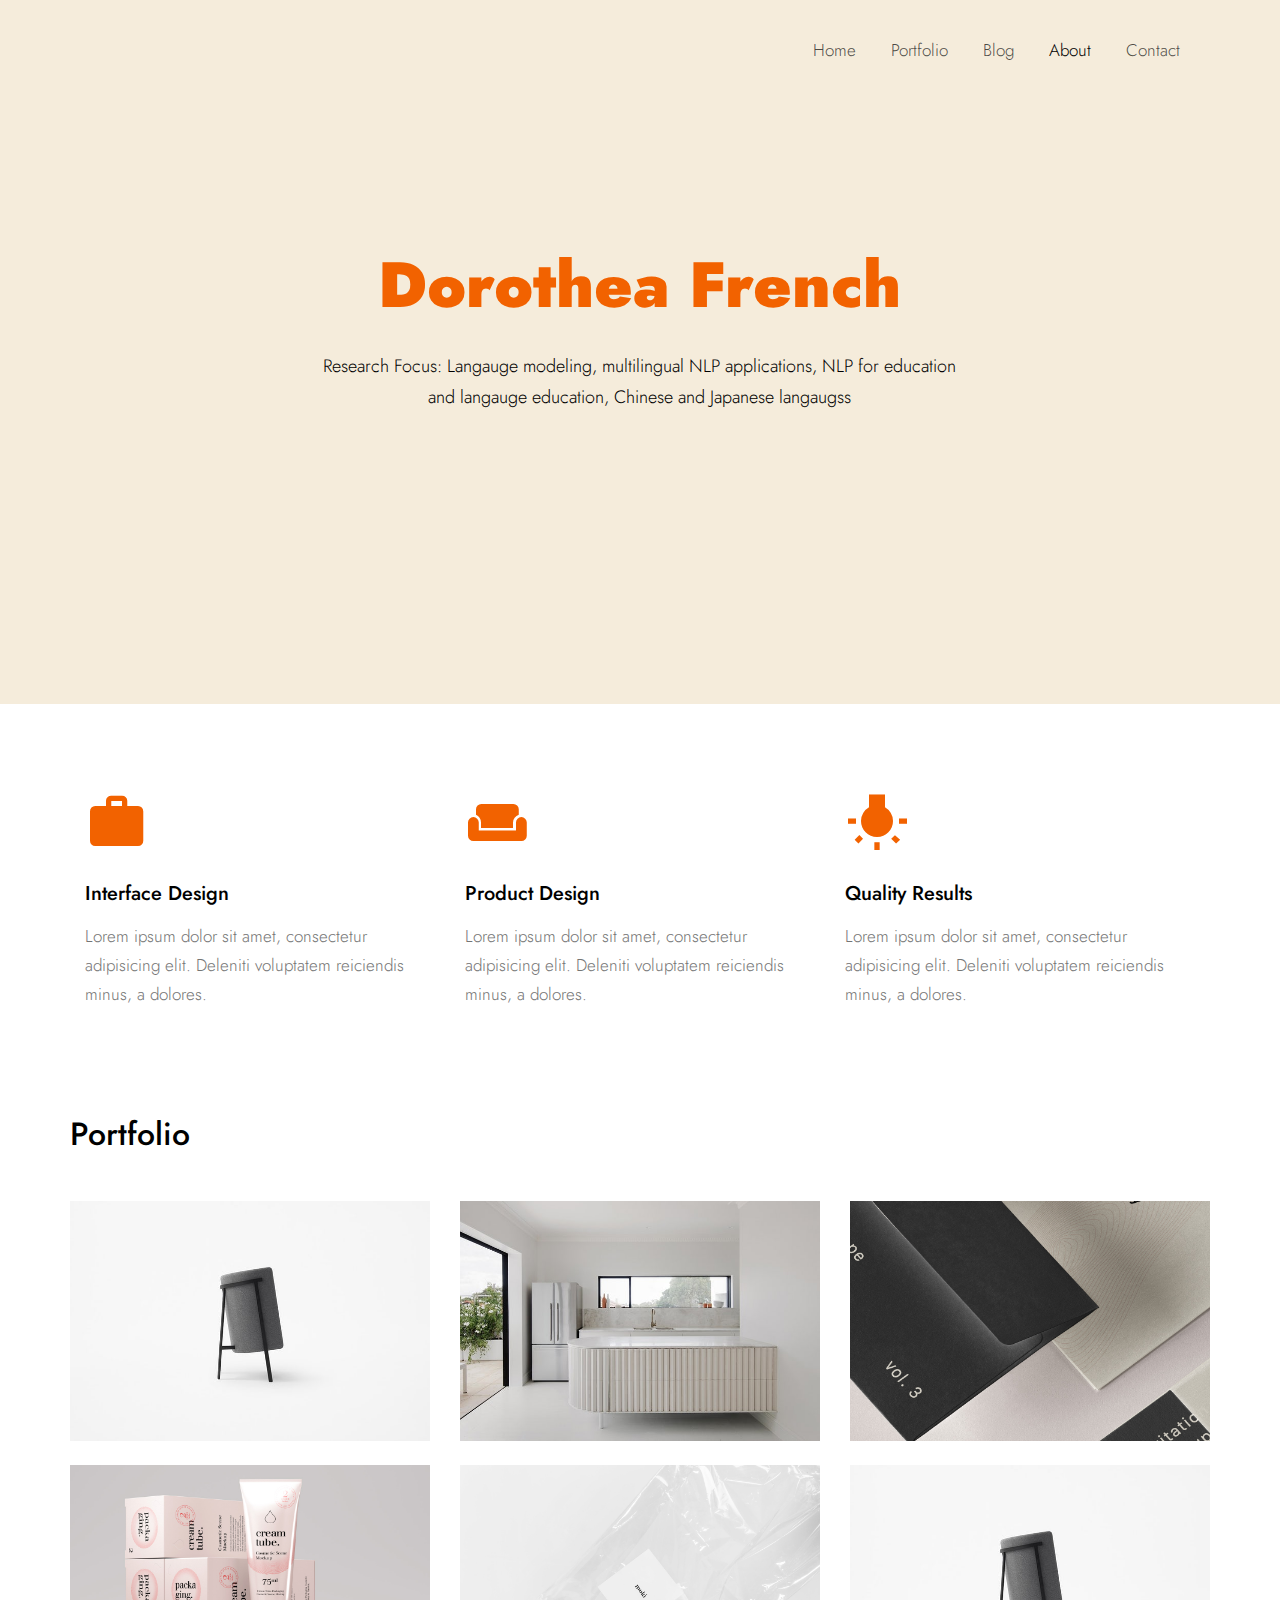
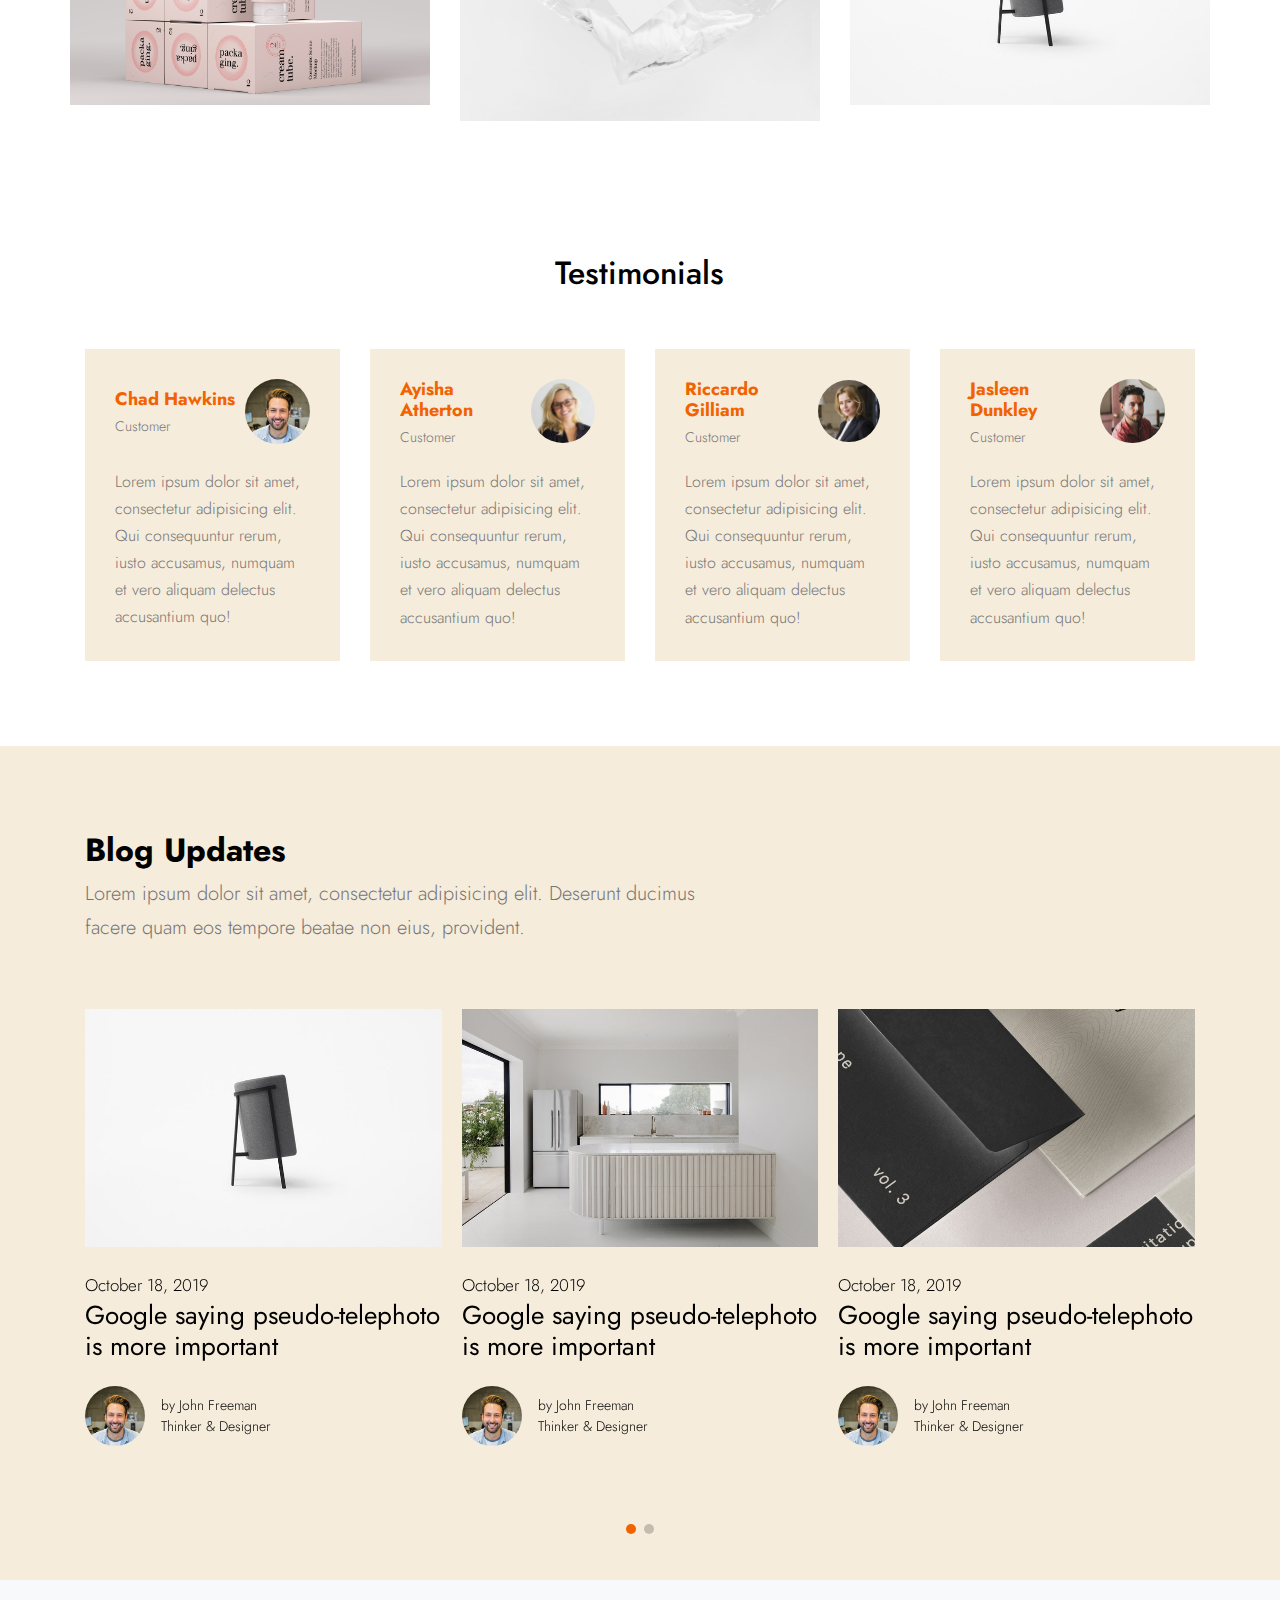
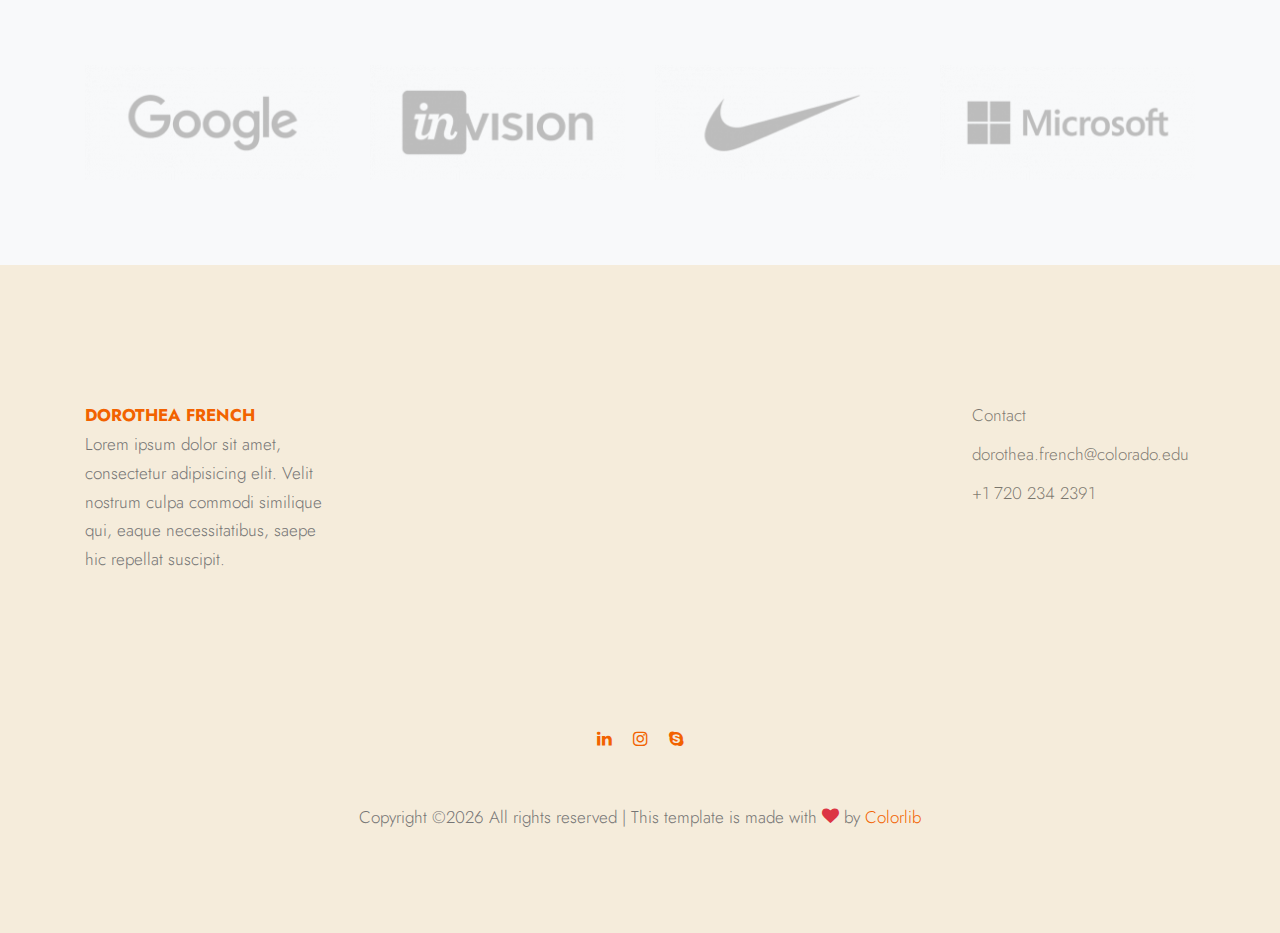
<file: index.html>
<!doctype html>
<html lang="en">

<head>
  <title>DorotheaF &mdash; Personal Website</title>
  <meta charset="utf-8">
  <meta name="viewport" content="width=device-width, initial-scale=1, shrink-to-fit=no">

  <link href="https://fonts.googleapis.com/css2?family=Jost:wght@400;700&display=swap" rel="stylesheet">
  <link rel="icon" type="image/ico" href="images/tab-logo.ico">
 
  <link rel="stylesheet" href="fonts/icomoon/style.css">

  <link rel="stylesheet" href="css/bootstrap.min.css">
  <link rel="stylesheet" href="css/bootstrap-datepicker.css">
  <link rel="stylesheet" href="css/jquery.fancybox.min.css">
  <link rel="stylesheet" href="css/owl.carousel.min.css">
  <link rel="stylesheet" href="css/owl.theme.default.min.css">
  <link rel="stylesheet" href="fonts/flaticon/font/flaticon.css">
  <link rel="stylesheet" href="css/aos.css">

  <!-- MAIN CSS -->
  <link rel="stylesheet" href="css/style.css">

</head>

<body data-spy="scroll" data-target=".site-navbar-target" data-offset="300">


  <div class="site-wrap" id="home-section">

    <div class="site-mobile-menu site-navbar-target">
      <div class="site-mobile-menu-header">
        <div class="site-mobile-menu-close mt-3">
          <span class="icon-close2 js-menu-toggle"></span>
        </div>
      </div>
      <div class="site-mobile-menu-body"></div>
    </div>



    <header class="site-navbar site-navbar-target" role="banner">

      <div class="container">
        <div class="row align-items-center position-relative">

          <div class="col-3">
            <div class="site-logo">
              <!-- <a href="index.html" class="font-weight-bold">Home</a> -->
            </div>
          </div>

          <div class="col-9  text-right">


            <span class="d-inline-block d-lg-none"><a href="#" class="text-primary site-menu-toggle js-menu-toggle py-5"><span class="icon-menu h3 text-primary"></span></a></span>



            <nav class="site-navigation text-right ml-auto d-none d-lg-block" role="navigation">
              <ul class="site-menu main-menu js-clone-nav ml-auto ">
                <li><a href="index.html" class="nav-link">Home</a></li>
                <li><a href="portfolio.html" class="nav-link">Portfolio</a></li>
                <li><a href="blog.html" class="nav-link">Blog</a></li>
                <li class="active"><a href="about.html" class="nav-link">About</a></li>
                <!-- <li><a href="services.html" class="nav-link">Services</a></li> -->
                <!-- <li><a href="blog.html" class="nav-link">Blog</a></li> -->
                <li><a href="contact.html" class="nav-link">Contact</a></li>
              </ul>
            </nav>
          </div>


        </div>
      </div>

    </header>

    
    <div class="site-section-cover">
      <div class="container">
        <div class="row align-items-center text-center justify-content-center">
          <div class="col-lg-7">
            <h1 class="mb-4">Dorothea French</h1>
            <p class="lead mb-5">Research Focus: Langauge modeling, multilingual NLP applications, NLP for education and langauge education, Chinese and Japanese langaugss</p>
            <!-- TODO: Add more specific research Interests -->
            <!-- <p><a href="https://www.youtube.com/watch?v=F6a09khYxRo" data-fancybox class="btn-video_38929"><span class="icon-play"></span></a></p> -->
          </div>
        </div>
      </div>
    </div>



    <div class="site-section">
      <div class="container">
        <div class="row">
          <div class="col-md-4">
            <div class="service-29191">
              <span class="wrap-icon mb-4 d-block">
                <span class="icon-work"></span>
              </span>
              <h3 class="mb-3">Interface Design</h3>
              <p>Lorem ipsum dolor sit amet, consectetur adipisicing elit. Deleniti voluptatem reiciendis minus, a dolores.</p>
            </div>
          </div>
          <div class="col-md-4">
            <div class="service-29191">
              <span class="wrap-icon mb-4 d-block">
                <span class="icon-weekend"></span>
              </span>
              <h3 class="mb-3">Product Design</h3>
              <p>Lorem ipsum dolor sit amet, consectetur adipisicing elit. Deleniti voluptatem reiciendis minus, a dolores.</p>
            </div>
          </div>
          <div class="col-md-4">
            <div class="service-29191">
              <span class="wrap-icon mb-4 d-block">
                <span class="icon-wb_incandescent"></span>
              </span>
              <h3 class="mb-3">Quality Results</h3>
              <p>Lorem ipsum dolor sit amet, consectetur adipisicing elit. Deleniti voluptatem reiciendis minus, a dolores.</p>
            </div>
          </div>
        </div>
      </div>
    </div>


    <div class="container portfolio-wrap site-section">

      <h2 class="mb-5">Portfolio</h2>
      <div class="row mb-4">

        <div class="col-sm-6 col-md-6 col-lg-4 mb-4">
          <a href="portfolio-single.html" class="portfolio-item"><img src="images/work_1.jpg" alt="Image" class="img-fluid"></a>
        </div>


        <div class="col-sm-6 col-md-6 col-lg-4 mb-4">
          <a href="portfolio-single.html" class="portfolio-item"><img src="images/work_2.jpg" alt="Image" class="img-fluid"></a>
        </div>

        <div class="col-sm-6 col-md-6 col-lg-4 mb-4">
          <a href="portfolio-single.html" class="portfolio-item"><img src="images/work_3.jpg" alt="Image" class="img-fluid"></a>
        </div>

        <div class="col-sm-6 col-md-6 col-lg-4 mb-4">
          <a href="portfolio-single.html" class="portfolio-item"><img src="images/work_4.jpg" alt="Image" class="img-fluid"></a>
        </div>
        <div class="col-sm-6 col-md-6 col-lg-4 mb-4">
          <a href="portfolio-single.html" class="portfolio-item"><img src="images/work_5.jpg" alt="Image" class="img-fluid"></a>
        </div>
        <div class="col-sm-6 col-md-6 col-lg-4 mb-4">
          <a href="portfolio-single.html" class="portfolio-item"><img src="images/work_1.jpg" alt="Image" class="img-fluid"></a>
        </div>

      </div>
    </div>

    <div class="site-section pt-0">
      <div class="container">
        <div class="row mb-5">
          <div class="col-lg-7 mx-auto text-center">
            <h2>Testimonials</h2>
          </div>
        </div>
        <div class="row">
          <div class="col-lg-3">
            <div class="client">
              <div class="d-flex name-photo align-items-center mb-4">
                <div class="name">
                  <h3>Chad Hawkins</h3>
                  <span>Customer</span>
                </div>
                <div class="img ml-auto">
                  <img src="images/person_1.jpg" alt="Image" class="img-fluid">
                </div>
              </div>
              <div class="client-text">Lorem ipsum dolor sit amet, consectetur adipisicing elit. Qui consequuntur rerum, iusto accusamus, numquam et vero aliquam delectus accusantium quo!</div>
            </div>
          </div>

          <div class="col-lg-3">
            <div class="client">
              <div class="d-flex name-photo align-items-center mb-4">
                <div class="name">
                  <h3>Ayisha Atherton</h3>
                  <span>Customer</span>
                </div>
                <div class="img ml-auto">
                  <img src="images/person_2.jpg" alt="Image" class="img-fluid">
                </div>
              </div>
              <div class="client-text">Lorem ipsum dolor sit amet, consectetur adipisicing elit. Qui consequuntur rerum, iusto accusamus, numquam et vero aliquam delectus accusantium quo!</div>
            </div>
          </div>

          <div class="col-lg-3">
            <div class="client">
              <div class="d-flex name-photo align-items-center mb-4">
                <div class="name">
                  <h3>Riccardo Gilliam</h3>
                  <span>Customer</span>
                </div>
                <div class="img ml-auto">
                  <img src="images/person_3.jpg" alt="Image" class="img-fluid">
                </div>
              </div>
              <div class="client-text">Lorem ipsum dolor sit amet, consectetur adipisicing elit. Qui consequuntur rerum, iusto accusamus, numquam et vero aliquam delectus accusantium quo!</div>
            </div>
          </div>

          <div class="col-lg-3">
            <div class="client">
              <div class="d-flex name-photo align-items-center mb-4">
                <div class="name">
                  <h3>Jasleen Dunkley</h3>
                  <span>Customer</span>
                </div>
                <div class="img ml-auto">
                  <img src="images/person_4.jpg" alt="Image" class="img-fluid">
                </div>
              </div>
              <div class="client-text">Lorem ipsum dolor sit amet, consectetur adipisicing elit. Qui consequuntur rerum, iusto accusamus, numquam et vero aliquam delectus accusantium quo!</div>
            </div>
          </div>
        </div>
      </div>
    </div>

    <div class="site-section blog-section">
      <div class="container mb-5">
        <div class="row">
          <div class="col-md-7">
            <h2 class="font-weight-bold">Blog Updates</h2>
            <p class="lead">Lorem ipsum dolor sit amet, consectetur adipisicing elit. Deserunt ducimus facere quam eos tempore beatae non eius, provident.</p>
          </div>
        </div>
      </div>
      <div class="container">

        <div class="owl-carousel nonloop-block-13">
          <div class="media-29191">
            <a href="#" class="d-block mb-4"><img src="images/work_1.jpg" alt="Image" class="img-fluid"></a>
            <span class="date d-block">October 18, 2019</span>
            <h3 class="mb-4"><a href="#">Google saying pseudo-telephoto is more important</a></h3>
            <div class="d-flex vcard-91123 align-items-center">
              <div class="img mr-3"><img src="images/person_1.jpg" alt="Image" class="img-fluid"></div>
              <div class="name">
                <span class="d-block">by John Freeman</span>
                <span>Thinker &amp; Designer</span>
              </div>
            </div>
          </div>


          <div class="media-29191">
            <a href="#" class="d-block mb-4"><img src="images/work_2.jpg" alt="Image" class="img-fluid"></a>
            <span class="date d-block">October 18, 2019</span>
            <h3 class="mb-4"><a href="#">Google saying pseudo-telephoto is more important</a></h3>
            <div class="d-flex vcard-91123 align-items-center">
              <div class="img mr-3"><img src="images/person_1.jpg" alt="Image" class="img-fluid"></div>
              <div class="name">
                <span class="d-block">by John Freeman</span>
                <span>Thinker &amp; Designer</span>
              </div>
            </div>
          </div>

          <div class="media-29191">
            <a href="#" class="d-block mb-4"><img src="images/work_3.jpg" alt="Image" class="img-fluid"></a>
            <span class="date d-block">October 18, 2019</span>
            <h3 class="mb-4"><a href="#">Google saying pseudo-telephoto is more important</a></h3>
            <div class="d-flex vcard-91123 align-items-center">
              <div class="img mr-3"><img src="images/person_1.jpg" alt="Image" class="img-fluid"></div>
              <div class="name">
                <span class="d-block">by John Freeman</span>
                <span>Thinker &amp; Designer</span>
              </div>
            </div>
          </div>

          <div class="media-29191">
            <a href="#" class="d-block mb-4"><img src="images/work_4.jpg" alt="Image" class="img-fluid"></a>
            <span class="date d-block">October 18, 2019</span>
            <h3 class="mb-4"><a href="#">Google saying pseudo-telephoto is more important</a></h3>
            <div class="d-flex vcard-91123 align-items-center">
              <div class="img mr-3"><img src="images/person_1.jpg" alt="Image" class="img-fluid"></div>
              <div class="name">
                <span class="d-block">by John Freeman</span>
                <span>Thinker &amp; Designer</span>
              </div>
            </div>
          </div>


          <div class="media-29191">
            <a href="#" class="d-block mb-4"><img src="images/work_5.jpg" alt="Image" class="img-fluid"></a>
            <span class="date d-block">October 18, 2019</span>
            <h3 class="mb-4"><a href="#">Google saying pseudo-telephoto is more important</a></h3>
            <div class="d-flex vcard-91123 align-items-center">
              <div class="img mr-3"><img src="images/person_1.jpg" alt="Image" class="img-fluid"></div>
              <div class="name">
                <span class="d-block">by John Freeman</span>
                <span>Thinker &amp; Designer</span>
              </div>
            </div>
          </div>

          <div class="media-29191">
            <a href="#" class="d-block mb-4"><img src="images/work_1.jpg" alt="Image" class="img-fluid"></a>
            <span class="date d-block">October 18, 2019</span>
            <h3 class="mb-4"><a href="#">Google saying pseudo-telephoto is more important</a></h3>
            <div class="d-flex vcard-91123 align-items-center">
              <div class="img mr-3"><img src="images/person_1.jpg" alt="Image" class="img-fluid"></div>
              <div class="name">
                <span class="d-block">by John Freeman</span>
                <span>Thinker &amp; Designer</span>
              </div>
            </div>
          </div>

        </div>

      </div>
    </div>

    <div class="site-section bg-light">
      <div class="container">
        <div class="row">
          <div class="col-md-3">
            <img src="images/client_google.png" alt="Image" class="img-fluid">
          </div>
          <div class="col-md-3">
            <img src="images/client_invision.png" alt="Image" class="img-fluid">
          </div>
          <div class="col-md-3">
            <img src="images/client_nike.png" alt="Image" class="img-fluid">
          </div>
          <div class="col-md-3">
            <img src="images/client_microsoft.png" alt="Image" class="img-fluid">
          </div>
        </div>
      </div>
    </div>
    
    
    <div class="footer site-section">
      <div class="container">
        <div class="row">
          <div class="col-md-3">
            <div class="site-logo-footer">
              <a href="index.html">Dorothea French</a>
            </div> 
            <p>Lorem ipsum dolor sit amet, consectetur adipisicing elit. Velit nostrum culpa commodi similique qui, eaque necessitatibus, saepe hic repellat suscipit.</p>
          </div>
          <div class="col-md-8 ml-auto">
            <div class="row">
              <div class="col-md-4 ml-auto">
                <ul class="list-unstyled links">
                  <li><a href="#">Contact</a></li>
                  <li><a href="#">dorothea.french@colorado.edu</a></li>
                  <li><a href="#">+1 720 234 2391</a></li>
                  <!-- <li><a href="#">Support</a></li> -->
                </ul>
              </div>
              <!-- <div class="col-md-4">
                <ul class="list-unstyled links">
                  <li><a href="#">Home</a></li>
                  <li><a href="#">Portfolio</a></li>
                  <li><a href="#">About</a></li>
                  <li><a href="#">Contact</a></li>
                </ul>
              </div>               -->
            </div>
          </div>
        </div>
      </div>
    </div>

    <div class="site-section pt-0 copyright">
      <div class="container">
        <div class="row mb-4 text-center">
          <div class="col">
            <!-- <a href="#"><span class="m-2 icon-facebook"></span></a>
            <a href="#"><span class="m-2 icon-twitter"></span></a> -->
            <a href="#"><span class="m-2 icon-linkedin"></span></a>
            <a href="#"><span class="m-2 icon-instagram"></span></a>
            <a href="#"><span class="m-2 icon-skype"></span></a>
          </div>
        </div>
        <div class="row mt-5 justify-content-center">
          <div class="col-md-7 text-center">
            <p>
              <!-- Link back to Colorlib can't be removed. Template is licensed under CC BY 3.0. -->
              Copyright &copy;<script>document.write(new Date().getFullYear());</script> All rights reserved | This template is made with <i class="icon-heart text-danger" aria-hidden="true"></i> by <a href="https://colorlib.com" target="_blank" >Colorlib</a>
              <!-- Link back to Colorlib can't be removed. Template is licensed under CC BY 3.0. -->
            </p>
          </div>
        </div>
      </div>
    </div>

    

  </div>

  <script src="js/jquery-3.3.1.min.js"></script>
  <script src="js/jquery-migrate-3.0.0.js"></script>
  <script src="js/popper.min.js"></script>
  <script src="js/bootstrap.min.js"></script>
  <script src="js/owl.carousel.min.js"></script>
  <script src="js/jquery.sticky.js"></script>
  <script src="js/jquery.waypoints.min.js"></script>
  <script src="js/jquery.animateNumber.min.js"></script>
  <script src="js/jquery.fancybox.min.js"></script>
  <script src="js/jquery.stellar.min.js"></script>
  <script src="js/jquery.easing.1.3.js"></script>
  <script src="js/bootstrap-datepicker.min.js"></script>
  <script src="js/isotope.pkgd.min.js"></script>
  <script src="js/aos.js"></script>
  

  <script src="js/typed.js"></script>
  <script>
    var typed = new Typed('.typed-words', {
      strings: ["Business"," Startups"," Organization", " Company"],
      typeSpeed: 80,
      backSpeed: 80,
      backDelay: 4000,
      startDelay: 1000,
      loop: true,
      showCursor: true
    });
  </script>


  <script src="js/main.js"></script>

</body>

</html>
</file>
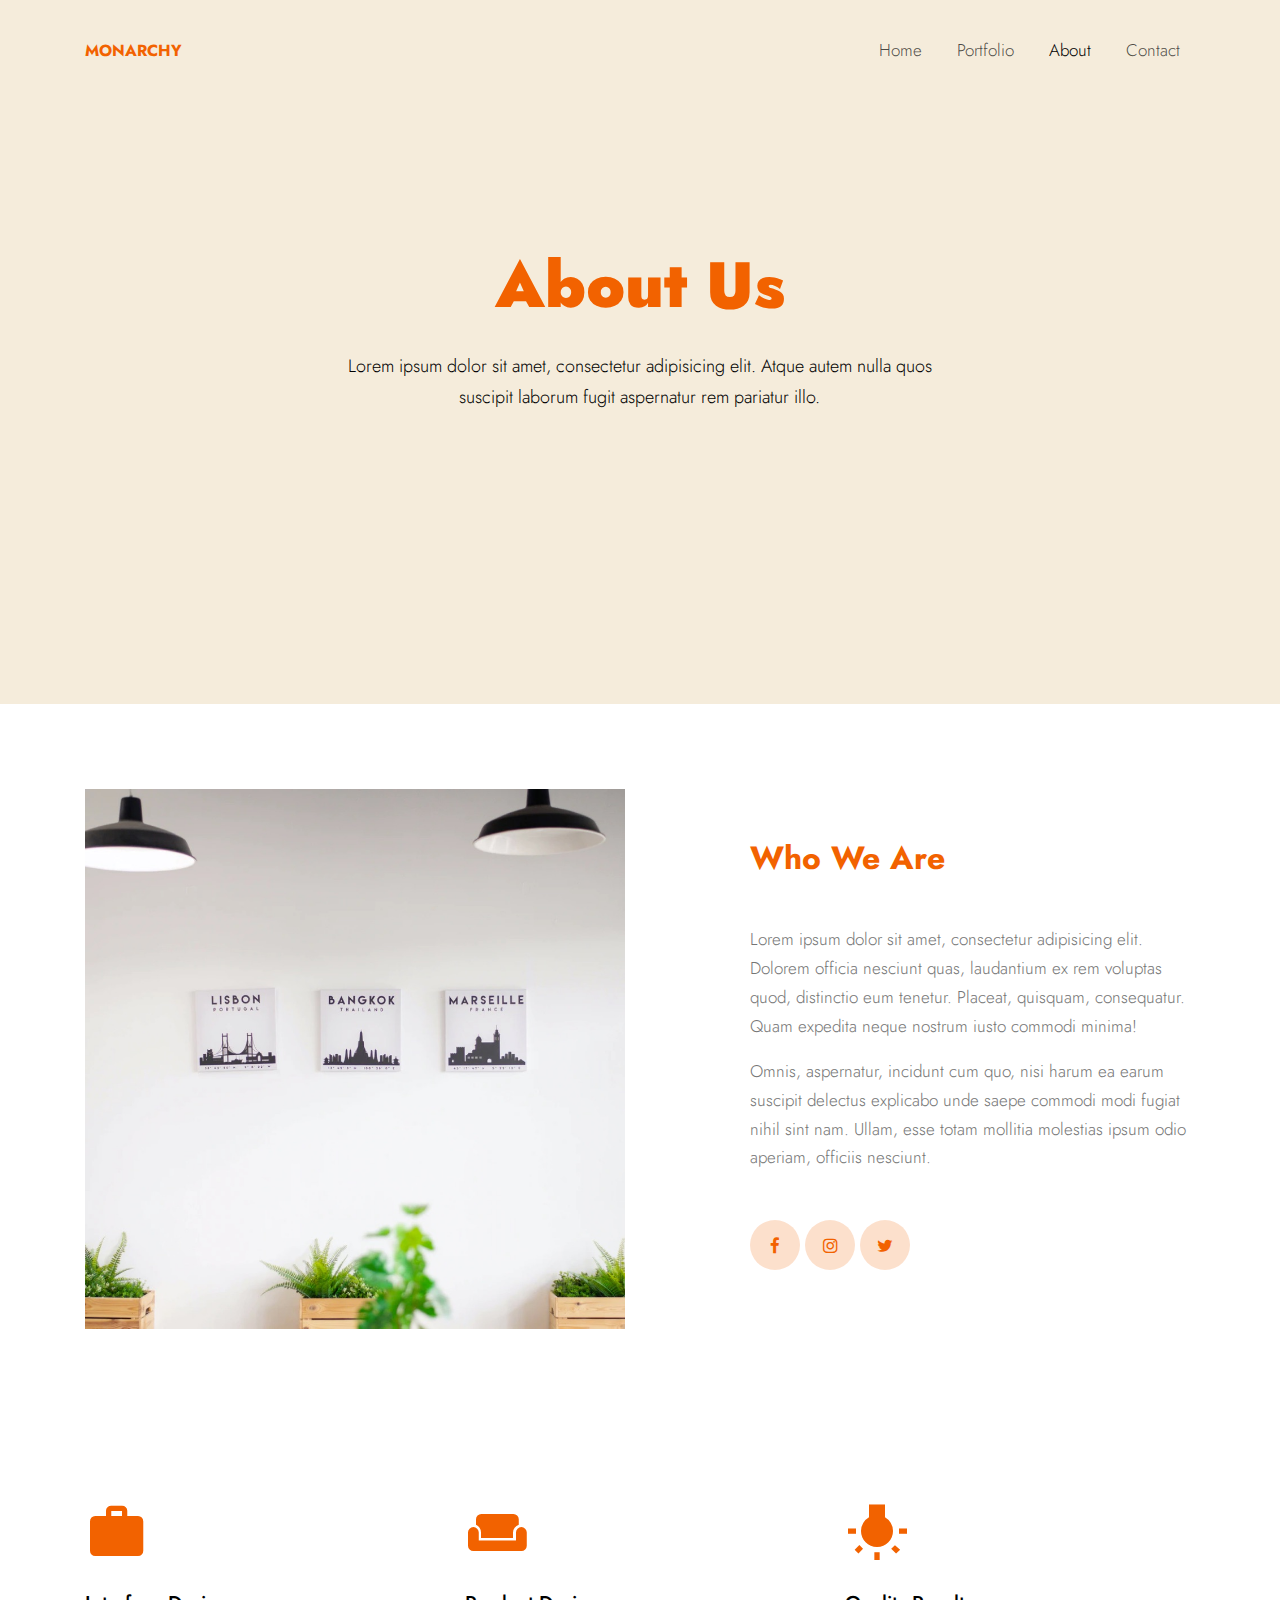
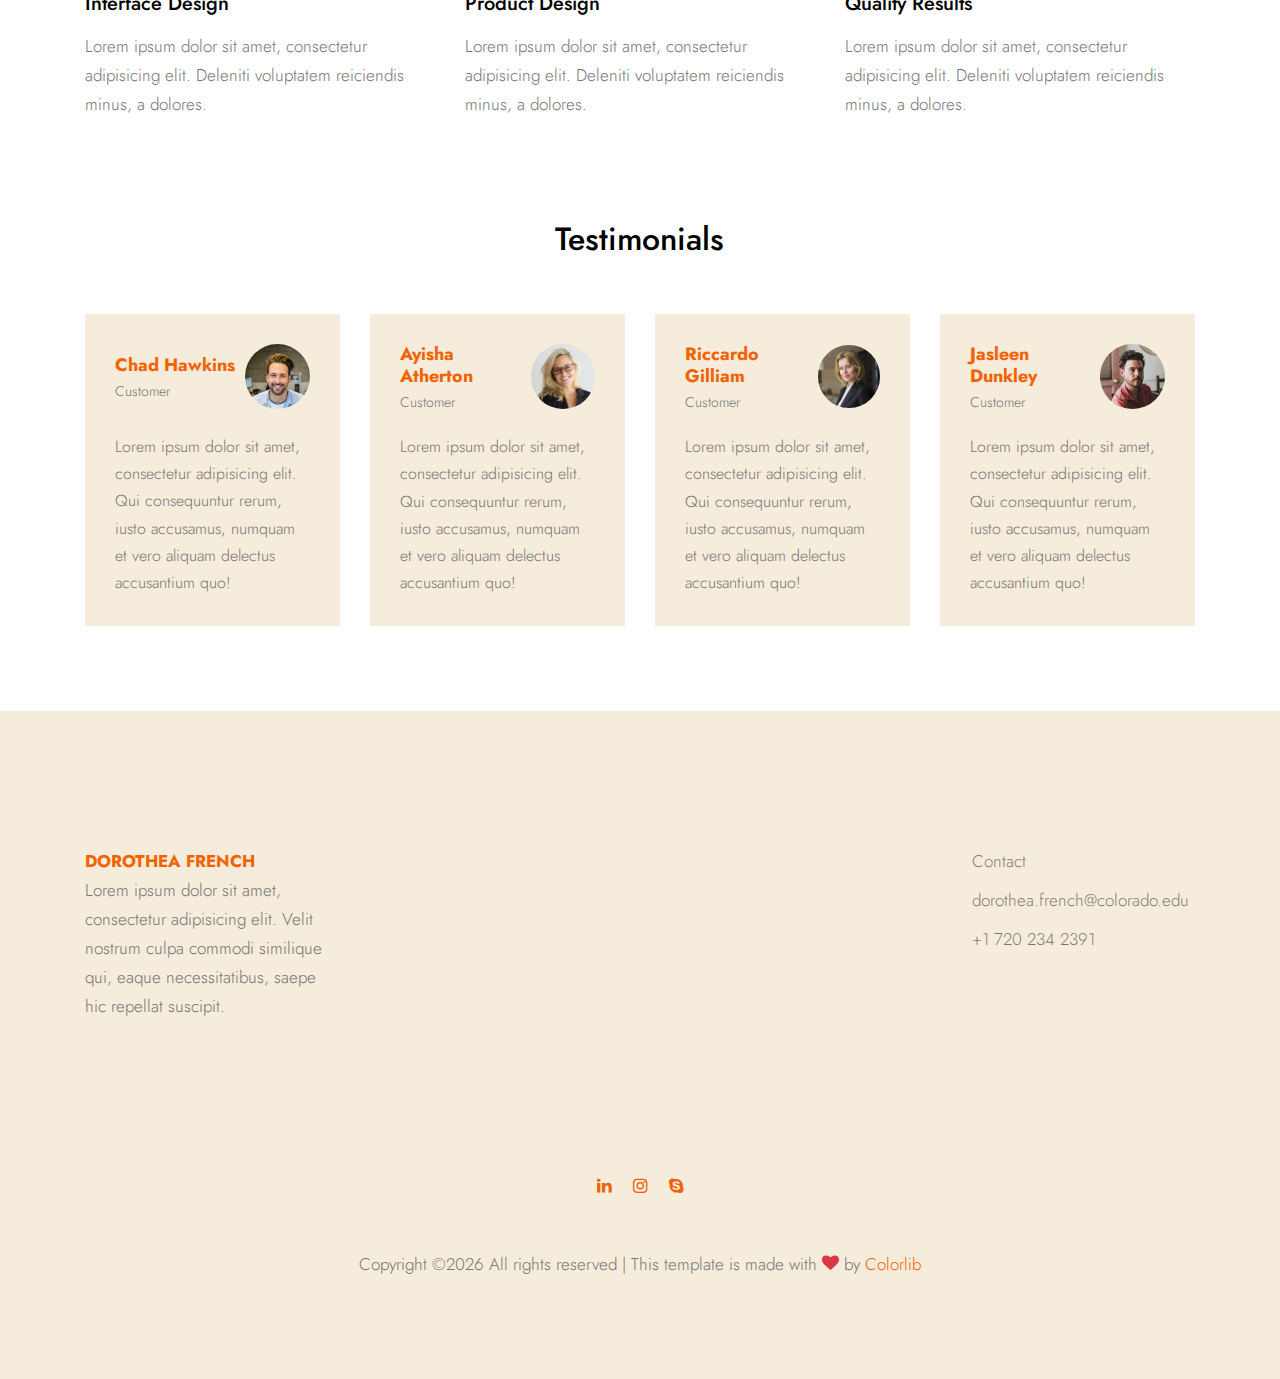
<file: about.html>
<!doctype html>
<html lang="en">

<head>
  <title>Monarchy &mdash; Website Template by Colorlib</title>
  <meta charset="utf-8">
  <meta name="viewport" content="width=device-width, initial-scale=1, shrink-to-fit=no">

  <link href="https://fonts.googleapis.com/css2?family=Jost:wght@400;700&display=swap" rel="stylesheet">

  <link rel="stylesheet" href="fonts/icomoon/style.css">

  <link rel="stylesheet" href="css/bootstrap.min.css">
  <link rel="stylesheet" href="css/bootstrap-datepicker.css">
  <link rel="stylesheet" href="css/jquery.fancybox.min.css">
  <link rel="stylesheet" href="css/owl.carousel.min.css">
  <link rel="stylesheet" href="css/owl.theme.default.min.css">
  <link rel="stylesheet" href="fonts/flaticon/font/flaticon.css">
  <link rel="stylesheet" href="css/aos.css">

  <!-- MAIN CSS -->
  <link rel="stylesheet" href="css/style.css">

</head>

<body data-spy="scroll" data-target=".site-navbar-target" data-offset="300">


  <div class="site-wrap" id="home-section">

    <div class="site-mobile-menu site-navbar-target">
      <div class="site-mobile-menu-header">
        <div class="site-mobile-menu-close mt-3">
          <span class="icon-close2 js-menu-toggle"></span>
        </div>
      </div>
      <div class="site-mobile-menu-body"></div>
    </div>



    <header class="site-navbar site-navbar-target" role="banner">

      <div class="container">
        <div class="row align-items-center position-relative">

          <div class="col-3">
            <div class="site-logo">
              <a href="index.html" class="font-weight-bold">Monarchy</a>
            </div>
          </div>

          <div class="col-9  text-right">


            <span class="d-inline-block d-lg-none"><a href="#" class="text-primary site-menu-toggle js-menu-toggle py-5"><span class="icon-menu h3 text-primary"></span></a></span>



            <nav class="site-navigation text-right ml-auto d-none d-lg-block" role="navigation">
              <ul class="site-menu main-menu js-clone-nav ml-auto ">
                <li><a href="index.html" class="nav-link">Home</a></li>
                <li><a href="portfolio.html" class="nav-link">Portfolio</a></li>
                <li class="active"><a href="about.html" class="nav-link">About</a></li>
                <!-- <li><a href="services.html" class="nav-link">Services</a></li> -->
                <!-- <li><a href="blog.html" class="nav-link">Blog</a></li> -->
                <li><a href="contact.html" class="nav-link">Contact</a></li>
              </ul>
            </nav>
          </div>


        </div>
      </div>

    </header>

    
    <div class="site-section-cover">
      <div class="container">
        <div class="row align-items-center text-center justify-content-center">
          <div class="col-lg-7">
            <h1 class="mb-4">About Us</h1>
            <p class="lead mb-5">Lorem ipsum dolor sit amet, consectetur adipisicing elit. Atque autem nulla quos suscipit laborum fugit aspernatur rem pariatur illo.</p>
          </div>
        </div>
      </div>
    </div>



    <div class="site-section about-me">
     <div class="container">
       <div class="row align-items-center">
         <div class="col-md-6 mb-5 mb-md-0">
          <img src="images/office.jpg" alt="Image" class="img-fluid">
        </div>
        <div class="col-md-5 ml-auto">
         <h2 class="text-primary mb-5 font-weight-bold">Who We Are</h2>

         <p>Lorem ipsum dolor sit amet, consectetur adipisicing elit. Dolorem officia nesciunt quas, laudantium ex rem voluptas quod, distinctio eum tenetur. Placeat, quisquam, consequatur. Quam expedita neque nostrum iusto commodi minima!</p>
         <p>Omnis, aspernatur, incidunt cum quo, nisi harum ea earum suscipit delectus explicabo unde saepe commodi modi fugiat nihil sint nam. Ullam, esse totam mollitia molestias ipsum odio aperiam, officiis nesciunt.</p>


         <div class="social_29128 mt-5">
          <a href="#"><span class="icon-facebook"></span></a>  
          <a href="#"><span class="icon-instagram"></span></a>  
          <a href="#"><span class="icon-twitter"></span></a>  
        </div>
      </div>
    </div>
  </div>
</div>



<div class="site-section">
  <div class="container">
    <div class="row">
      <div class="col-md-4">
        <div class="service-29191">
          <span class="wrap-icon mb-4 d-block">
            <span class="icon-work"></span>
          </span>
          <h3 class="mb-3">Interface Design</h3>
          <p>Lorem ipsum dolor sit amet, consectetur adipisicing elit. Deleniti voluptatem reiciendis minus, a dolores.</p>
        </div>
      </div>
      <div class="col-md-4">
        <div class="service-29191">
          <span class="wrap-icon mb-4 d-block">
            <span class="icon-weekend"></span>
          </span>
          <h3 class="mb-3">Product Design</h3>
          <p>Lorem ipsum dolor sit amet, consectetur adipisicing elit. Deleniti voluptatem reiciendis minus, a dolores.</p>
        </div>
      </div>
      <div class="col-md-4">
        <div class="service-29191">
          <span class="wrap-icon mb-4 d-block">
            <span class="icon-wb_incandescent"></span>
          </span>
          <h3 class="mb-3">Quality Results</h3>
          <p>Lorem ipsum dolor sit amet, consectetur adipisicing elit. Deleniti voluptatem reiciendis minus, a dolores.</p>
        </div>
      </div>
    </div>
  </div>
</div>




<div class="site-section pt-0">
  <div class="container">
    <div class="row mb-5">
      <div class="col-lg-7 mx-auto text-center">
        <h2>Testimonials</h2>
      </div>
    </div>
    <div class="row">
      <div class="col-lg-3">
        <div class="client">
          <div class="d-flex name-photo align-items-center mb-4">
            <div class="name">
              <h3>Chad Hawkins</h3>
              <span>Customer</span>
            </div>
            <div class="img ml-auto">
              <img src="images/person_1.jpg" alt="Image" class="img-fluid">
            </div>
          </div>
          <div class="client-text">Lorem ipsum dolor sit amet, consectetur adipisicing elit. Qui consequuntur rerum, iusto accusamus, numquam et vero aliquam delectus accusantium quo!</div>
        </div>
      </div>

      <div class="col-lg-3">
        <div class="client">
          <div class="d-flex name-photo align-items-center mb-4">
            <div class="name">
              <h3>Ayisha Atherton</h3>
              <span>Customer</span>
            </div>
            <div class="img ml-auto">
              <img src="images/person_2.jpg" alt="Image" class="img-fluid">
            </div>
          </div>
          <div class="client-text">Lorem ipsum dolor sit amet, consectetur adipisicing elit. Qui consequuntur rerum, iusto accusamus, numquam et vero aliquam delectus accusantium quo!</div>
        </div>
      </div>

      <div class="col-lg-3">
        <div class="client">
          <div class="d-flex name-photo align-items-center mb-4">
            <div class="name">
              <h3>Riccardo Gilliam</h3>
              <span>Customer</span>
            </div>
            <div class="img ml-auto">
              <img src="images/person_3.jpg" alt="Image" class="img-fluid">
            </div>
          </div>
          <div class="client-text">Lorem ipsum dolor sit amet, consectetur adipisicing elit. Qui consequuntur rerum, iusto accusamus, numquam et vero aliquam delectus accusantium quo!</div>
        </div>
      </div>

      <div class="col-lg-3">
        <div class="client">
          <div class="d-flex name-photo align-items-center mb-4">
            <div class="name">
              <h3>Jasleen Dunkley</h3>
              <span>Customer</span>
            </div>
            <div class="img ml-auto">
              <img src="images/person_4.jpg" alt="Image" class="img-fluid">
            </div>
          </div>
          <div class="client-text">Lorem ipsum dolor sit amet, consectetur adipisicing elit. Qui consequuntur rerum, iusto accusamus, numquam et vero aliquam delectus accusantium quo!</div>
        </div>
      </div>
    </div>
  </div>
</div>




<div class="footer site-section">
  <div class="container">
    <div class="row">
      <div class="col-md-3">
        <div class="site-logo-footer">
          <a href="index.html">Dorothea French</a>
        </div> 
        <p>Lorem ipsum dolor sit amet, consectetur adipisicing elit. Velit nostrum culpa commodi similique qui, eaque necessitatibus, saepe hic repellat suscipit.</p>
      </div>
      <div class="col-md-8 ml-auto">
        <div class="row">
          <div class="col-md-4 ml-auto">
            <ul class="list-unstyled links">
              <li><a href="#">Contact</a></li>
              <li><a href="#">dorothea.french@colorado.edu</a></li>
              <li><a href="#">+1 720 234 2391</a></li>
              <!-- <li><a href="#">Support</a></li> -->
            </ul>
          </div>
          <!-- <div class="col-md-4">
            <ul class="list-unstyled links">
              <li><a href="#">Home</a></li>
              <li><a href="#">Portfolio</a></li>
              <li><a href="#">About</a></li>
              <li><a href="#">Contact</a></li>
            </ul>
          </div>               -->
        </div>
      </div>
    </div>
  </div>
</div>

<div class="site-section pt-0 copyright">
  <div class="container">
    <div class="row mb-4 text-center">
      <div class="col">
        <!-- <a href="#"><span class="m-2 icon-facebook"></span></a>
        <a href="#"><span class="m-2 icon-twitter"></span></a> -->
        <a href="#"><span class="m-2 icon-linkedin"></span></a>
        <a href="#"><span class="m-2 icon-instagram"></span></a>
        <a href="#"><span class="m-2 icon-skype"></span></a>
      </div>
    </div>
    <div class="row mt-5 justify-content-center">
      <div class="col-md-7 text-center">
        <p>
          <!-- Link back to Colorlib can't be removed. Template is licensed under CC BY 3.0. -->
          Copyright &copy;<script>document.write(new Date().getFullYear());</script> All rights reserved | This template is made with <i class="icon-heart text-danger" aria-hidden="true"></i> by <a href="https://colorlib.com" target="_blank" >Colorlib</a>
          <!-- Link back to Colorlib can't be removed. Template is licensed under CC BY 3.0. -->
        </p>
      </div>
    </div>
  </div>
</div>



</div>

<script src="js/jquery-3.3.1.min.js"></script>
<script src="js/jquery-migrate-3.0.0.js"></script>
<script src="js/popper.min.js"></script>
<script src="js/bootstrap.min.js"></script>
<script src="js/owl.carousel.min.js"></script>
<script src="js/jquery.sticky.js"></script>
<script src="js/jquery.waypoints.min.js"></script>
<script src="js/jquery.animateNumber.min.js"></script>
<script src="js/jquery.fancybox.min.js"></script>
<script src="js/jquery.stellar.min.js"></script>
<script src="js/jquery.easing.1.3.js"></script>
<script src="js/bootstrap-datepicker.min.js"></script>
<script src="js/isotope.pkgd.min.js"></script>
<script src="js/aos.js"></script>


<script src="js/typed.js"></script>
<script>
var typed = new Typed('.typed-words', {
  strings: ["Business"," Startups"," Organization", " Company"],
  typeSpeed: 80,
  backSpeed: 80,
  backDelay: 4000,
  startDelay: 1000,
  loop: true,
  showCursor: true
});
</script>


<script src="js/main.js"></script>

</body>

</html>
</file>
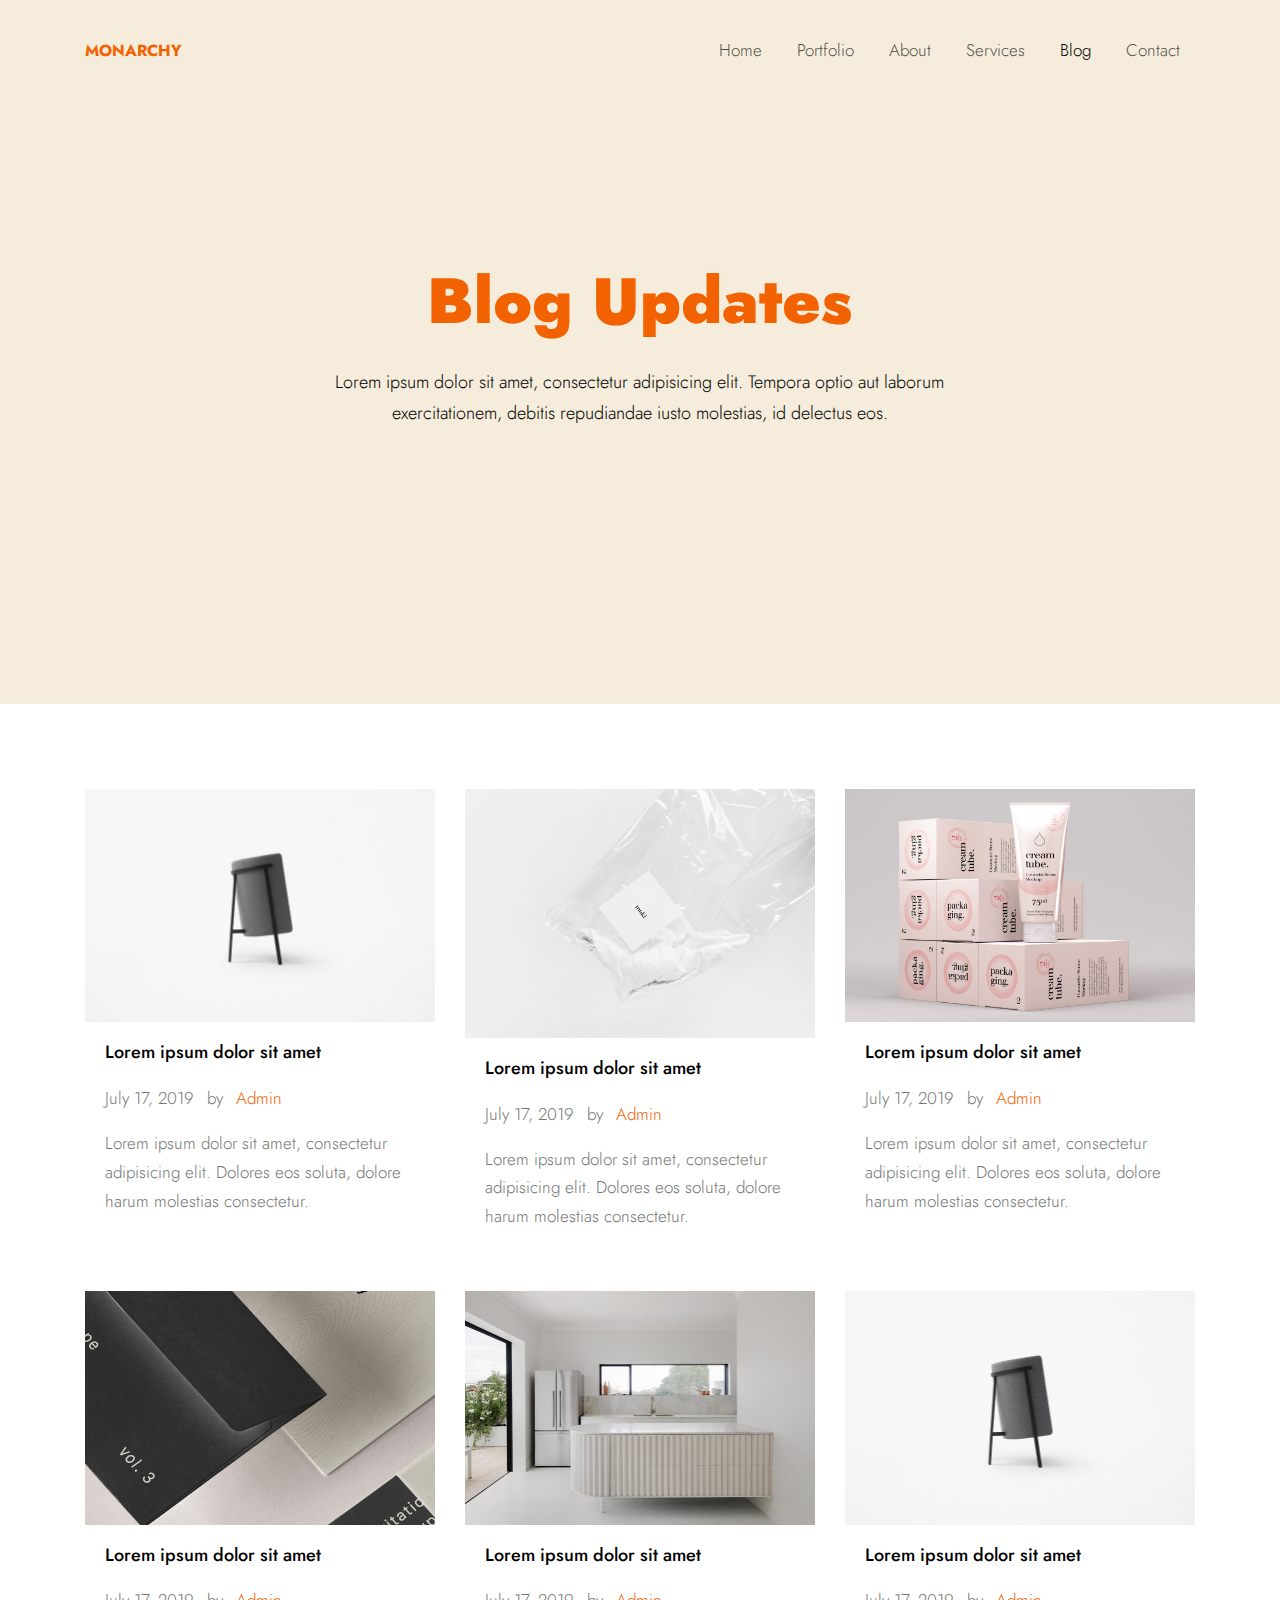
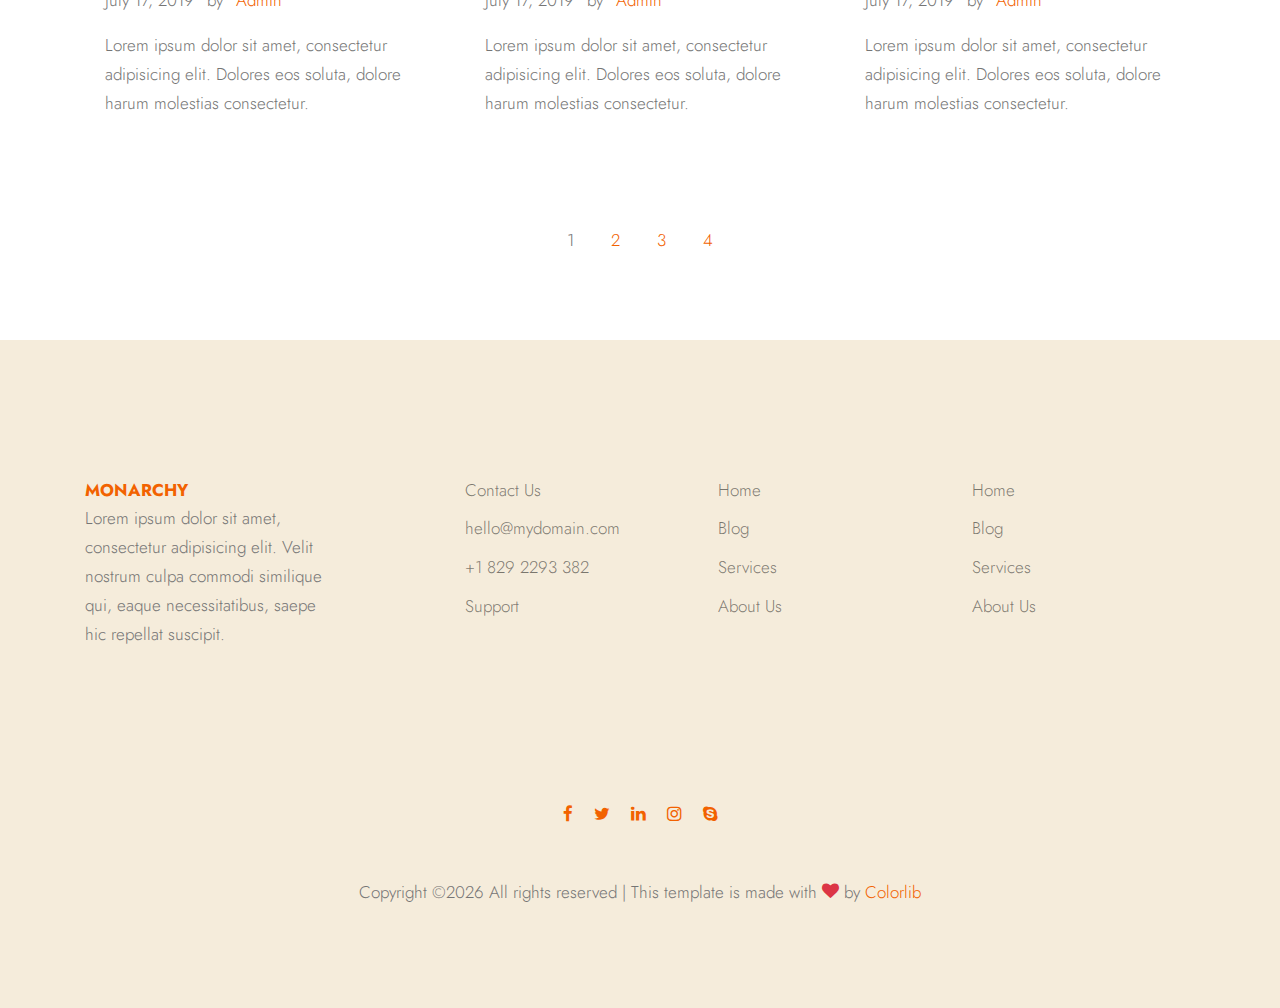
<file: blog.html>
<!doctype html>
<html lang="en">

<head>
  <title>Monarchy &mdash; Website Template by Colorlib</title>
  <meta charset="utf-8">
  <meta name="viewport" content="width=device-width, initial-scale=1, shrink-to-fit=no">

  <link href="https://fonts.googleapis.com/css2?family=Jost:wght@400;700&display=swap" rel="stylesheet">

  <link rel="stylesheet" href="fonts/icomoon/style.css">

  <link rel="stylesheet" href="css/bootstrap.min.css">
  <link rel="stylesheet" href="css/bootstrap-datepicker.css">
  <link rel="stylesheet" href="css/jquery.fancybox.min.css">
  <link rel="stylesheet" href="css/owl.carousel.min.css">
  <link rel="stylesheet" href="css/owl.theme.default.min.css">
  <link rel="stylesheet" href="fonts/flaticon/font/flaticon.css">
  <link rel="stylesheet" href="css/aos.css">

  <!-- MAIN CSS -->
  <link rel="stylesheet" href="css/style.css">

</head>

<body data-spy="scroll" data-target=".site-navbar-target" data-offset="300">


  <div class="site-wrap" id="home-section">

    <div class="site-mobile-menu site-navbar-target">
      <div class="site-mobile-menu-header">
        <div class="site-mobile-menu-close mt-3">
          <span class="icon-close2 js-menu-toggle"></span>
        </div>
      </div>
      <div class="site-mobile-menu-body"></div>
    </div>



    <header class="site-navbar site-navbar-target" role="banner">

      <div class="container">
        <div class="row align-items-center position-relative">

          <div class="col-3">
            <div class="site-logo">
              <a href="index.html" class="font-weight-bold">Monarchy</a>
            </div>
          </div>

          <div class="col-9  text-right">


            <span class="d-inline-block d-lg-none"><a href="#" class="text-primary site-menu-toggle js-menu-toggle py-5"><span class="icon-menu h3 text-primary"></span></a></span>



            <nav class="site-navigation text-right ml-auto d-none d-lg-block" role="navigation">
              <ul class="site-menu main-menu js-clone-nav ml-auto ">
                <li><a href="index.html" class="nav-link">Home</a></li>
                <li><a href="portfolio.html" class="nav-link">Portfolio</a></li>
                <li><a href="about.html" class="nav-link">About</a></li>
                <li><a href="services.html" class="nav-link">Services</a></li>
                <li class="active"><a href="blog.html" class="nav-link">Blog</a></li>
                <li><a href="contact.html" class="nav-link">Contact</a></li>
              </ul>
            </nav>
          </div>


        </div>
      </div>

    </header>

    
    <div class="site-section-cover">
      <div class="container">
        <div class="row align-items-center text-center justify-content-center">
          <div class="col-lg-7">
            <h1 class="mb-4">Blog Updates</h1>
            <p class="lead">Lorem ipsum dolor sit amet, consectetur adipisicing elit. Tempora optio aut laborum exercitationem, debitis repudiandae iusto molestias, id delectus eos.</p>
          </div>
        </div>
      </div>
    </div>
    

    <div class="site-section">
      <div class="container">
        <div class="row">
          <div class="col-lg-4 col-md-6 mb-4">
            <div class="post-entry-1 h-100">
              <a href="single.html">
                <img src="images/work_1.jpg" alt="Image"
                class="img-fluid">
              </a>
              <div class="post-entry-1-contents">

                <h2><a href="single.html">Lorem ipsum dolor sit amet</a></h2>
                <span class="meta d-inline-block mb-3">July 17, 2019 <span class="mx-2">by</span> <a href="#">Admin</a></span>
                <p>Lorem ipsum dolor sit amet, consectetur adipisicing elit. Dolores eos soluta, dolore harum molestias consectetur.</p>
              </div>
            </div>
          </div>
          <div class="col-lg-4 col-md-6 mb-4">
            <div class="post-entry-1 h-100">
              <a href="single.html">
                <img src="images/work_5.jpg" alt="Image"
                class="img-fluid">
              </a>
              <div class="post-entry-1-contents">

                <h2><a href="single.html">Lorem ipsum dolor sit amet</a></h2>
                <span class="meta d-inline-block mb-3">July 17, 2019 <span class="mx-2">by</span> <a href="#">Admin</a></span>
                <p>Lorem ipsum dolor sit amet, consectetur adipisicing elit. Dolores eos soluta, dolore harum molestias consectetur.</p>
              </div>
            </div>
          </div>

          <div class="col-lg-4 col-md-6 mb-4">
            <div class="post-entry-1 h-100">
              <a href="single.html">
                <img src="images/work_4.jpg" alt="Image"
                class="img-fluid">
              </a>
              <div class="post-entry-1-contents">

                <h2><a href="single.html">Lorem ipsum dolor sit amet</a></h2>
                <span class="meta d-inline-block mb-3">July 17, 2019 <span class="mx-2">by</span> <a href="#">Admin</a></span>
                <p>Lorem ipsum dolor sit amet, consectetur adipisicing elit. Dolores eos soluta, dolore harum molestias consectetur.</p>
              </div>
            </div>
          </div>


          <div class="col-lg-4 col-md-6 mb-4">
            <div class="post-entry-1 h-100">
              <a href="single.html">
                <img src="images/work_3.jpg" alt="Image"
                class="img-fluid">
              </a>
              <div class="post-entry-1-contents">

                <h2><a href="single.html">Lorem ipsum dolor sit amet</a></h2>
                <span class="meta d-inline-block mb-3">July 17, 2019 <span class="mx-2">by</span> <a href="#">Admin</a></span>
                <p>Lorem ipsum dolor sit amet, consectetur adipisicing elit. Dolores eos soluta, dolore harum molestias consectetur.</p>
              </div>
            </div>
          </div>
          <div class="col-lg-4 col-md-6 mb-4">
            <div class="post-entry-1 h-100">
              <a href="single.html">
                <img src="images/work_2.jpg" alt="Image"
                class="img-fluid">
              </a>
              <div class="post-entry-1-contents">

                <h2><a href="single.html">Lorem ipsum dolor sit amet</a></h2>
                <span class="meta d-inline-block mb-3">July 17, 2019 <span class="mx-2">by</span> <a href="#">Admin</a></span>
                <p>Lorem ipsum dolor sit amet, consectetur adipisicing elit. Dolores eos soluta, dolore harum molestias consectetur.</p>
              </div>
            </div>
          </div>

          <div class="col-lg-4 col-md-6 mb-4">
            <div class="post-entry-1 h-100">
              <a href="single.html">
                <img src="images/work_1.jpg" alt="Image"
                class="img-fluid">
              </a>
              <div class="post-entry-1-contents">

                <h2><a href="single.html">Lorem ipsum dolor sit amet</a></h2>
                <span class="meta d-inline-block mb-3">July 17, 2019 <span class="mx-2">by</span> <a href="#">Admin</a></span>
                <p>Lorem ipsum dolor sit amet, consectetur adipisicing elit. Dolores eos soluta, dolore harum molestias consectetur.</p>
              </div>
            </div>
          </div>


          <div class="col-12 mt-5 text-center">
            <span class="p-3">1</span>
            <a href="#" class="p-3">2</a>
            <a href="#" class="p-3">3</a>
            <a href="#" class="p-3">4</a>
          </div>
          
        </div>
      </div>
    </div>

    <div class="footer site-section">
      <div class="container">
        <div class="row">
          <div class="col-md-3">
            <div class="site-logo-footer">
              <a href="index.html">Monarchy</a>
            </div> 
            <p>Lorem ipsum dolor sit amet, consectetur adipisicing elit. Velit nostrum culpa commodi similique qui, eaque necessitatibus, saepe hic repellat suscipit.</p>
          </div>
          <div class="col-md-8 ml-auto">
            <div class="row">
              <div class="col-md-4 ml-auto">
                <ul class="list-unstyled links">
                  <li><a href="#">Contact Us</a></li>
                  <li><a href="#">hello@mydomain.com</a></li>
                  <li><a href="#">+1 829 2293 382</a></li>
                  <li><a href="#">Support</a></li>
                </ul>
              </div>
              <div class="col-md-4">
                <ul class="list-unstyled links">
                  <li><a href="#">Home</a></li>
                  <li><a href="#">Blog</a></li>
                  <li><a href="#">Services</a></li>
                  <li><a href="#">About Us</a></li>
                </ul>
              </div>
              <div class="col-md-4">
                <ul class="list-unstyled links">
                  <li><a href="#">Home</a></li>
                  <li><a href="#">Blog</a></li>
                  <li><a href="#">Services</a></li>
                  <li><a href="#">About Us</a></li>
                </ul>
              </div>
            </div>
          </div>
        </div>
      </div>
    </div>

    <div class="site-section pt-0 copyright">
      <div class="container">
        <div class="row mb-4 text-center">
          <div class="col">
            <a href="#"><span class="m-2 icon-facebook"></span></a>
            <a href="#"><span class="m-2 icon-twitter"></span></a>
            <a href="#"><span class="m-2 icon-linkedin"></span></a>
            <a href="#"><span class="m-2 icon-instagram"></span></a>
            <a href="#"><span class="m-2 icon-skype"></span></a>
          </div>
        </div>
        <div class="row mt-5 justify-content-center">
          <div class="col-md-7 text-center">
            <p>
              <!-- Link back to Colorlib can't be removed. Template is licensed under CC BY 3.0. -->
              Copyright &copy;<script>document.write(new Date().getFullYear());</script> All rights reserved | This template is made with <i class="icon-heart text-danger" aria-hidden="true"></i> by <a href="https://colorlib.com" target="_blank" >Colorlib</a>
              <!-- Link back to Colorlib can't be removed. Template is licensed under CC BY 3.0. -->
            </p>
          </div>
        </div>
      </div>
    </div>



  </div>

  <script src="js/jquery-3.3.1.min.js"></script>
  <script src="js/jquery-migrate-3.0.0.js"></script>
  <script src="js/popper.min.js"></script>
  <script src="js/bootstrap.min.js"></script>
  <script src="js/owl.carousel.min.js"></script>
  <script src="js/jquery.sticky.js"></script>
  <script src="js/jquery.waypoints.min.js"></script>
  <script src="js/jquery.animateNumber.min.js"></script>
  <script src="js/jquery.fancybox.min.js"></script>
  <script src="js/jquery.stellar.min.js"></script>
  <script src="js/jquery.easing.1.3.js"></script>
  <script src="js/bootstrap-datepicker.min.js"></script>
  <script src="js/isotope.pkgd.min.js"></script>
  <script src="js/aos.js"></script>


  <script src="js/typed.js"></script>
  <script>
    var typed = new Typed('.typed-words', {
      strings: ["Business"," Startups"," Organization", " Company"],
      typeSpeed: 80,
      backSpeed: 80,
      backDelay: 4000,
      startDelay: 1000,
      loop: true,
      showCursor: true
    });
  </script>


  <script src="js/main.js"></script>

</body>

</html>
</file>
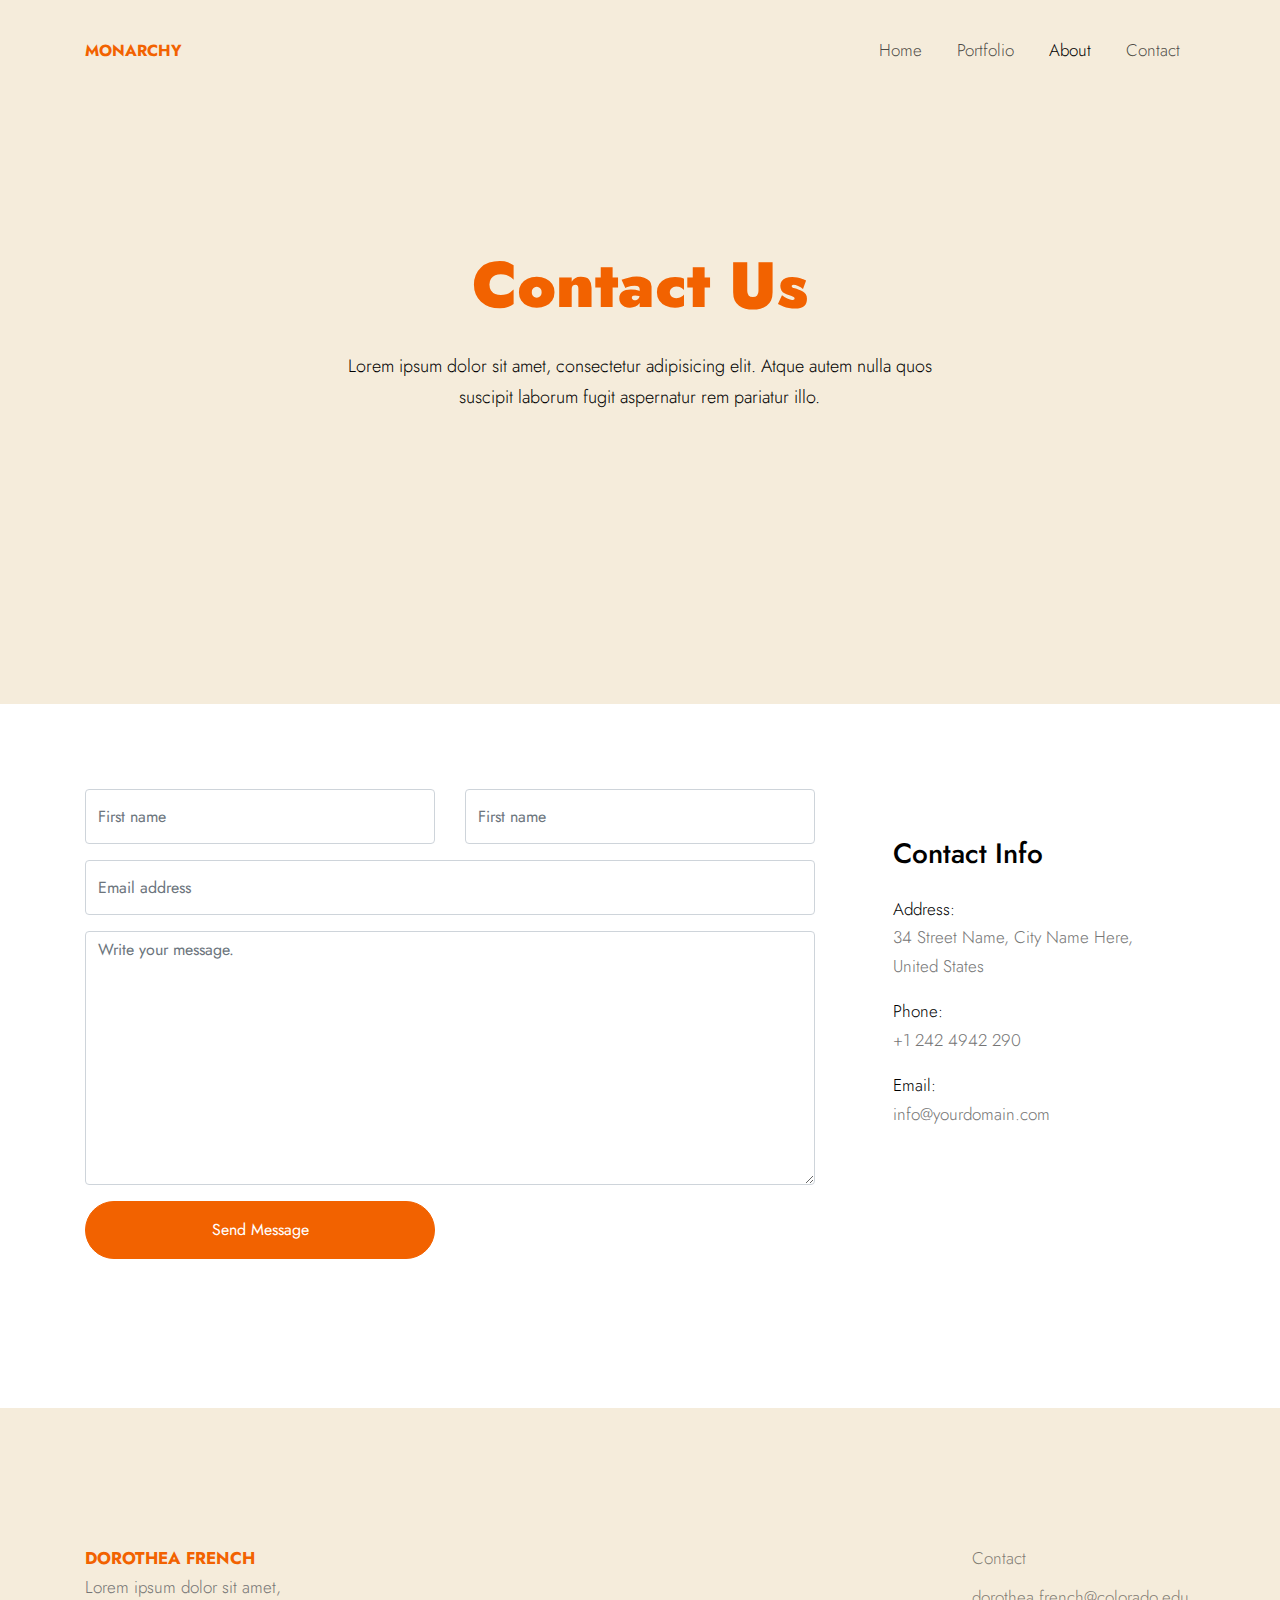
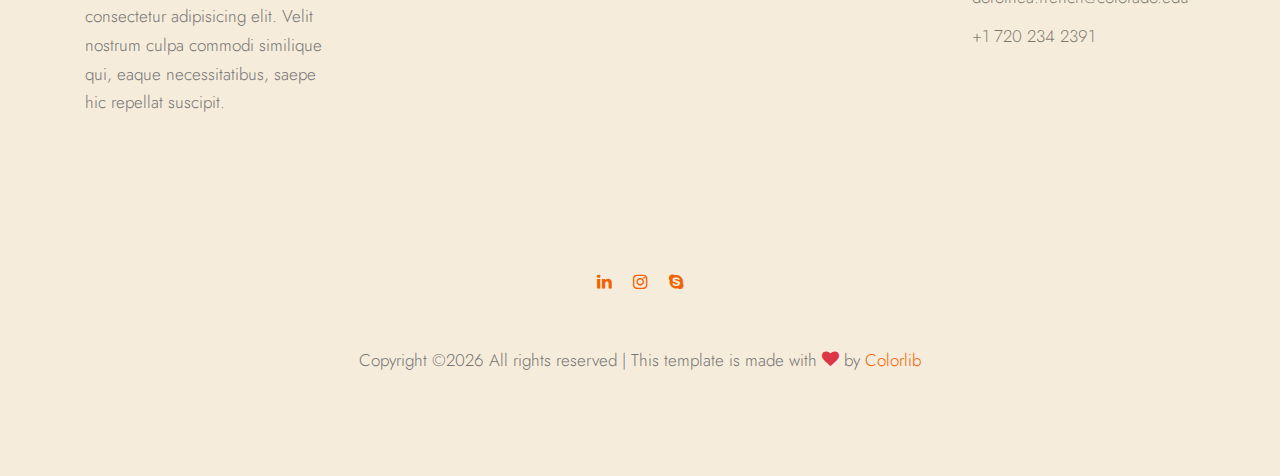
<file: contact.html>
<!doctype html>
<html lang="en">

<head>
  <title>Monarchy &mdash; Website Template by Colorlib</title>
  <meta charset="utf-8">
  <meta name="viewport" content="width=device-width, initial-scale=1, shrink-to-fit=no">

  <link href="https://fonts.googleapis.com/css2?family=Jost:wght@400;700&display=swap" rel="stylesheet">

  <link rel="stylesheet" href="fonts/icomoon/style.css">

  <link rel="stylesheet" href="css/bootstrap.min.css">
  <link rel="stylesheet" href="css/bootstrap-datepicker.css">
  <link rel="stylesheet" href="css/jquery.fancybox.min.css">
  <link rel="stylesheet" href="css/owl.carousel.min.css">
  <link rel="stylesheet" href="css/owl.theme.default.min.css">
  <link rel="stylesheet" href="fonts/flaticon/font/flaticon.css">
  <link rel="stylesheet" href="css/aos.css">

  <!-- MAIN CSS -->
  <link rel="stylesheet" href="css/style.css">

</head>

<body data-spy="scroll" data-target=".site-navbar-target" data-offset="300">


  <div class="site-wrap" id="home-section">

    <div class="site-mobile-menu site-navbar-target">
      <div class="site-mobile-menu-header">
        <div class="site-mobile-menu-close mt-3">
          <span class="icon-close2 js-menu-toggle"></span>
        </div>
      </div>
      <div class="site-mobile-menu-body"></div>
    </div>



    <header class="site-navbar site-navbar-target" role="banner">

      <div class="container">
        <div class="row align-items-center position-relative">

          <div class="col-3">
            <div class="site-logo">
              <a href="index.html" class="font-weight-bold">Monarchy</a>
            </div>
          </div>

          <div class="col-9  text-right">


            <span class="d-inline-block d-lg-none"><a href="#" class="text-primary site-menu-toggle js-menu-toggle py-5"><span class="icon-menu h3 text-primary"></span></a></span>



            <nav class="site-navigation text-right ml-auto d-none d-lg-block" role="navigation">
              <ul class="site-menu main-menu js-clone-nav ml-auto ">
                <li><a href="index.html" class="nav-link">Home</a></li>
                <li><a href="portfolio.html" class="nav-link">Portfolio</a></li>
                <li class="active"><a href="about.html" class="nav-link">About</a></li>
                <!-- <li><a href="services.html" class="nav-link">Services</a></li> -->
                <!-- <li><a href="blog.html" class="nav-link">Blog</a></li> -->
                <li><a href="contact.html" class="nav-link">Contact</a></li>
              </ul>
            </nav>
          </div>


        </div>
      </div>

    </header>

    
    <div class="site-section-cover">
      <div class="container">
        <div class="row align-items-center text-center justify-content-center">
          <div class="col-lg-7">
            <h1 class="mb-4">Contact Us</h1>
            <p class="lead mb-5">Lorem ipsum dolor sit amet, consectetur adipisicing elit. Atque autem nulla quos suscipit laborum fugit aspernatur rem pariatur illo.</p>
          </div>
        </div>
      </div>
    </div>
    
    <div class="site-section bg-left-half">
      <div class="container">


        <div class="row">
          <div class="col-lg-8 mb-5" >
            <form action="#" method="post">
              <div class="form-group row">
                <div class="col-md-6 mb-4 mb-lg-0">
                  <input type="text" class="form-control" placeholder="First name">
                </div>
                <div class="col-md-6">
                  <input type="text" class="form-control" placeholder="First name">
                </div>
              </div>

              <div class="form-group row">
                <div class="col-md-12">
                  <input type="text" class="form-control" placeholder="Email address">
                </div>
              </div>

              <div class="form-group row">
                <div class="col-md-12">
                  <textarea name="" id="" class="form-control" placeholder="Write your message." cols="30" rows="10"></textarea>
                </div>
              </div>
              <div class="form-group row">
                <div class="col-md-6 mr-auto">
                  <input type="submit" class="btn btn-block btn-primary text-white py-3 px-5" value="Send Message">
                </div>
              </div>
            </form>
          </div>
          <div class="col-lg-4 ml-auto">
            <div class="bg-white p-3 p-md-5">
              <h3 class="text-black mb-4">Contact Info</h3>
              <ul class="list-unstyled footer-link">
                <li class="d-block mb-3">
                  <span class="d-block text-black">Address:</span>
                  <span>34 Street Name, City Name Here, United States</span></li>
                  <li class="d-block mb-3"><span class="d-block text-black">Phone:</span><span>+1 242 4942 290</span></li>
                  <li class="d-block mb-3"><span class="d-block text-black">Email:</span><span>info@yourdomain.com</span></li>
                </ul>
              </div>
            </div>
          </div>

        </div>
      </div> <!-- END .site-section -->
      <div class="footer site-section">
        <div class="container">
          <div class="row">
            <div class="col-md-3">
              <div class="site-logo-footer">
                <a href="index.html">Dorothea French</a>
              </div> 
              <p>Lorem ipsum dolor sit amet, consectetur adipisicing elit. Velit nostrum culpa commodi similique qui, eaque necessitatibus, saepe hic repellat suscipit.</p>
            </div>
            <div class="col-md-8 ml-auto">
              <div class="row">
                <div class="col-md-4 ml-auto">
                  <ul class="list-unstyled links">
                    <li><a href="#">Contact</a></li>
                    <li><a href="#">dorothea.french@colorado.edu</a></li>
                    <li><a href="#">+1 720 234 2391</a></li>
                    <!-- <li><a href="#">Support</a></li> -->
                  </ul>
                </div>
                <!-- <div class="col-md-4">
                  <ul class="list-unstyled links">
                    <li><a href="#">Home</a></li>
                    <li><a href="#">Portfolio</a></li>
                    <li><a href="#">About</a></li>
                    <li><a href="#">Contact</a></li>
                  </ul>
                </div>               -->
              </div>
            </div>
          </div>
        </div>
      </div>
  
      <div class="site-section pt-0 copyright">
        <div class="container">
          <div class="row mb-4 text-center">
            <div class="col">
              <!-- <a href="#"><span class="m-2 icon-facebook"></span></a>
              <a href="#"><span class="m-2 icon-twitter"></span></a> -->
              <a href="#"><span class="m-2 icon-linkedin"></span></a>
              <a href="#"><span class="m-2 icon-instagram"></span></a>
              <a href="#"><span class="m-2 icon-skype"></span></a>
            </div>
          </div>
          <div class="row mt-5 justify-content-center">
            <div class="col-md-7 text-center">
              <p>
                <!-- Link back to Colorlib can't be removed. Template is licensed under CC BY 3.0. -->
                Copyright &copy;<script>document.write(new Date().getFullYear());</script> All rights reserved | This template is made with <i class="icon-heart text-danger" aria-hidden="true"></i> by <a href="https://colorlib.com" target="_blank" >Colorlib</a>
                <!-- Link back to Colorlib can't be removed. Template is licensed under CC BY 3.0. -->
              </p>
            </div>
          </div>
        </div>
      </div>
  
      
  
    </div>
  
    <script src="js/jquery-3.3.1.min.js"></script>
    <script src="js/jquery-migrate-3.0.0.js"></script>
    <script src="js/popper.min.js"></script>
    <script src="js/bootstrap.min.js"></script>
    <script src="js/owl.carousel.min.js"></script>
    <script src="js/jquery.sticky.js"></script>
    <script src="js/jquery.waypoints.min.js"></script>
    <script src="js/jquery.animateNumber.min.js"></script>
    <script src="js/jquery.fancybox.min.js"></script>
    <script src="js/jquery.stellar.min.js"></script>
    <script src="js/jquery.easing.1.3.js"></script>
    <script src="js/bootstrap-datepicker.min.js"></script>
    <script src="js/isotope.pkgd.min.js"></script>
    <script src="js/aos.js"></script>
    
  
    <script src="js/typed.js"></script>
    <script>
      var typed = new Typed('.typed-words', {
        strings: ["Business"," Startups"," Organization", " Company"],
        typeSpeed: 80,
        backSpeed: 80,
        backDelay: 4000,
        startDelay: 1000,
        loop: true,
        showCursor: true
      });
    </script>
  
  
    <script src="js/main.js"></script>
  
  </body>
  
  </html>
</file>
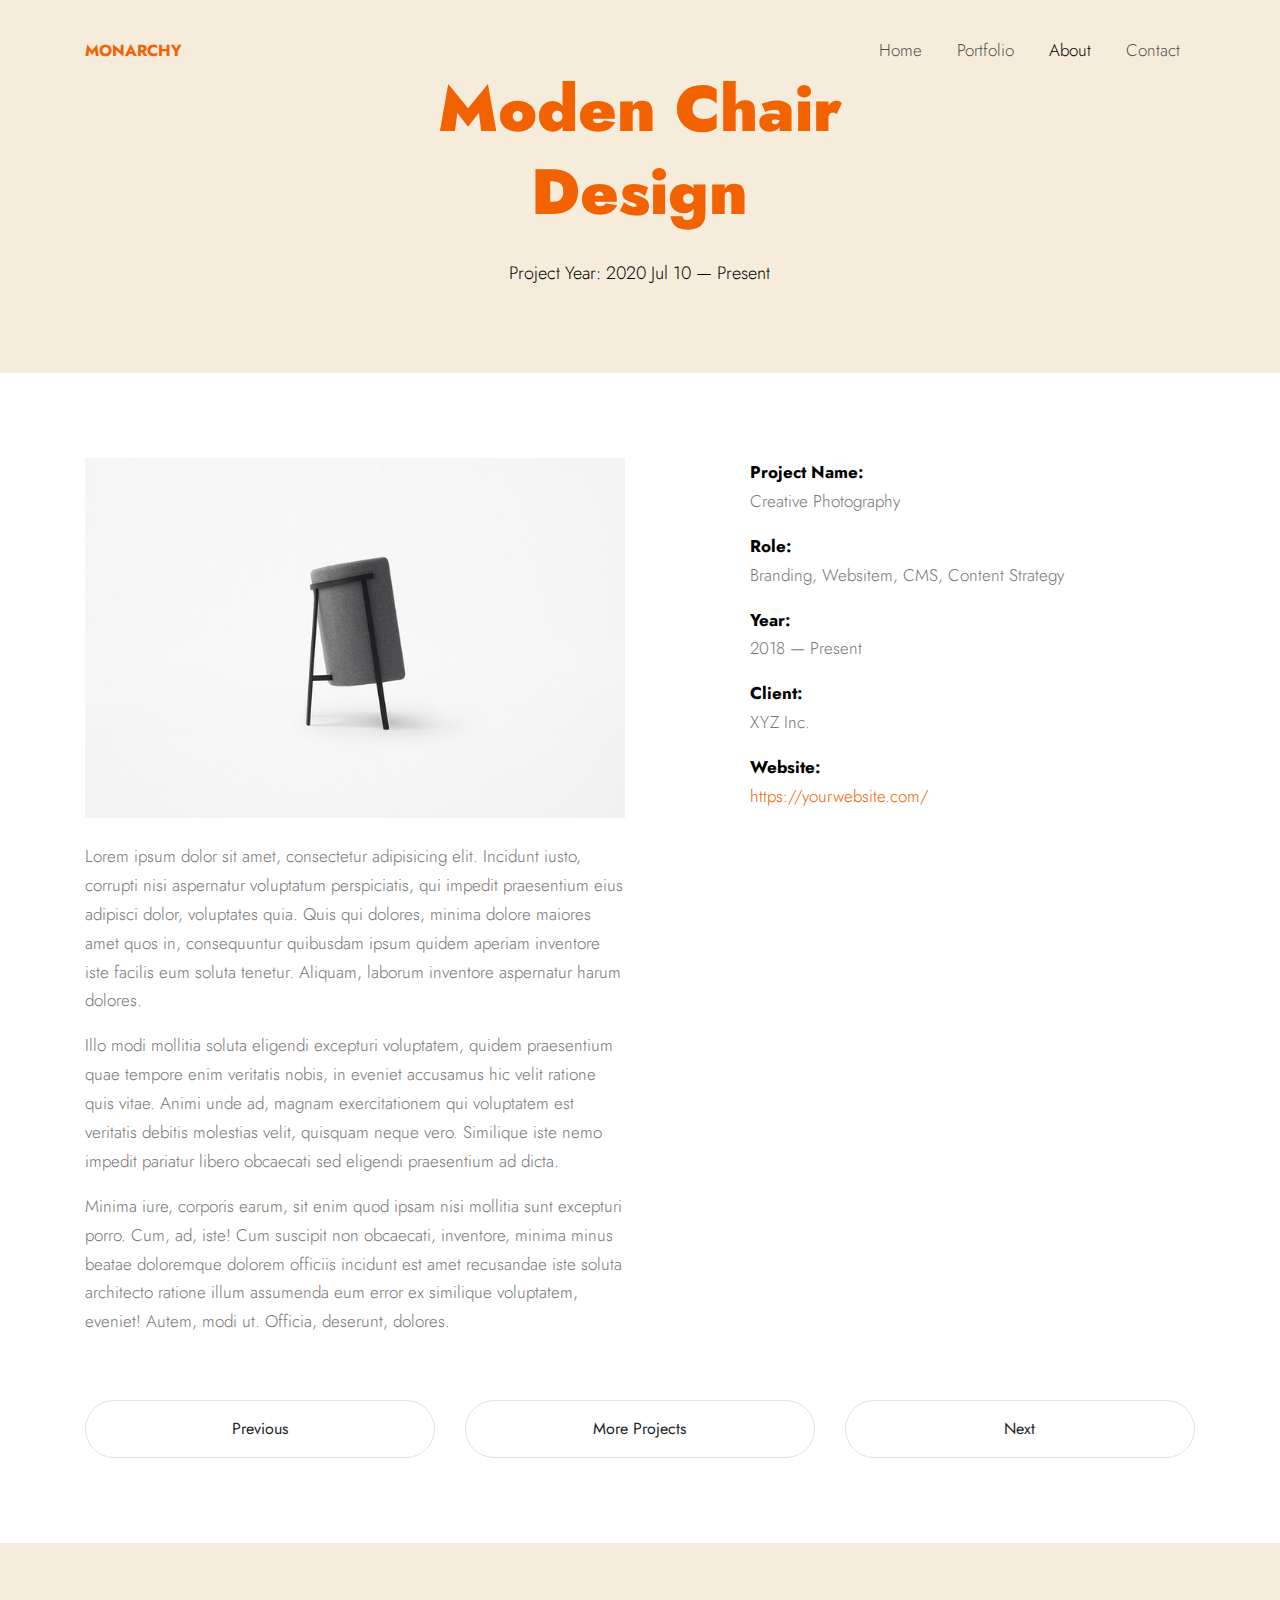
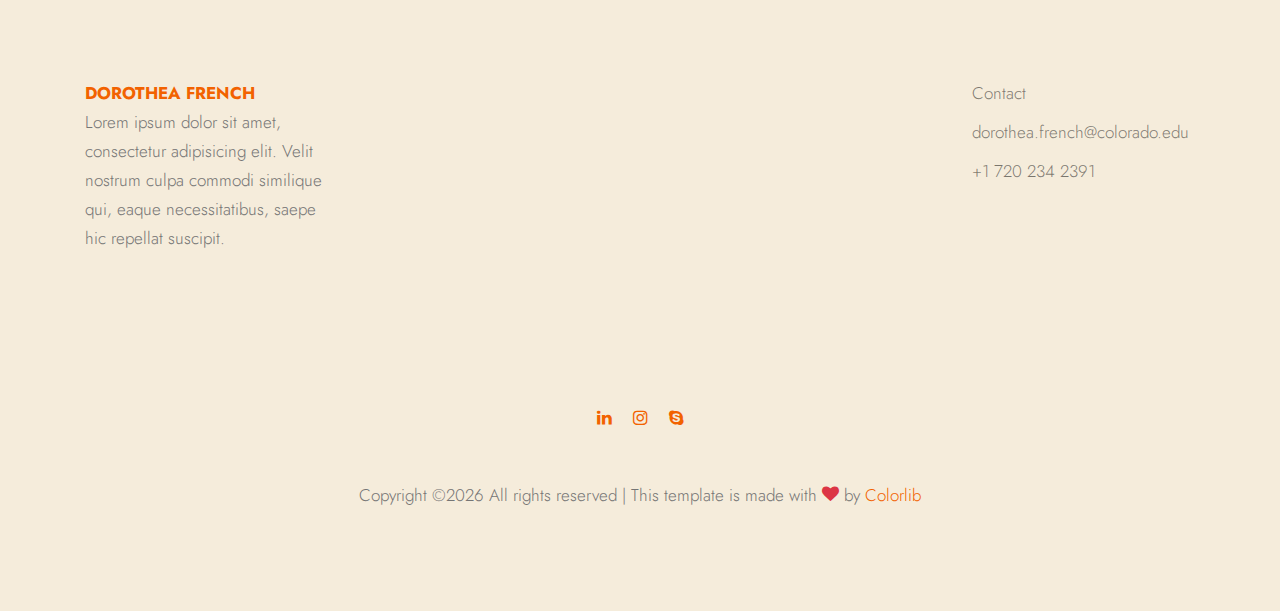
<file: portfolio-article.html>
<!doctype html>
<html lang="en">

<head>
  <title>Monarchy &mdash; Website Template by Colorlib</title>
  <meta charset="utf-8">
  <meta name="viewport" content="width=device-width, initial-scale=1, shrink-to-fit=no">

  <link href="https://fonts.googleapis.com/css2?family=Jost:wght@400;700&display=swap" rel="stylesheet">

  <link rel="stylesheet" href="fonts/icomoon/style.css">

  <link rel="stylesheet" href="css/bootstrap.min.css">
  <link rel="stylesheet" href="css/bootstrap-datepicker.css">
  <link rel="stylesheet" href="css/jquery.fancybox.min.css">
  <link rel="stylesheet" href="css/owl.carousel.min.css">
  <link rel="stylesheet" href="css/owl.theme.default.min.css">
  <link rel="stylesheet" href="fonts/flaticon/font/flaticon.css">
  <link rel="stylesheet" href="css/aos.css">

  <!-- MAIN CSS -->
  <link rel="stylesheet" href="css/style.css">

</head>

<body data-spy="scroll" data-target=".site-navbar-target" data-offset="300">


  <div class="site-wrap" id="home-section">

    <div class="site-mobile-menu site-navbar-target">
      <div class="site-mobile-menu-header">
        <div class="site-mobile-menu-close mt-3">
          <span class="icon-close2 js-menu-toggle"></span>
        </div>
      </div>
      <div class="site-mobile-menu-body"></div>
    </div>



    <header class="site-navbar site-navbar-target" role="banner">

      <div class="container">
        <div class="row align-items-center position-relative">

          <div class="col-3">
            <div class="site-logo">
              <a href="index.html" class="font-weight-bold">Monarchy</a>
            </div>
          </div>

          <div class="col-9  text-right">


            <span class="d-inline-block d-lg-none"><a href="#" class="text-primary site-menu-toggle js-menu-toggle py-5"><span class="icon-menu h3 text-primary"></span></a></span>



            <nav class="site-navigation text-right ml-auto d-none d-lg-block" role="navigation">
              <ul class="site-menu main-menu js-clone-nav ml-auto ">
                <li><a href="index.html" class="nav-link">Home</a></li>
                <li><a href="portfolio.html" class="nav-link">Portfolio</a></li>
                <li class="active"><a href="about.html" class="nav-link">About</a></li>
                <!-- <li><a href="services.html" class="nav-link">Services</a></li> -->
                <!-- <li><a href="blog.html" class="nav-link">Blog</a></li> -->
                <li><a href="contact.html" class="nav-link">Contact</a></li>
              </ul>
            </nav>
          </div>


        </div>
      </div>

    </header>

    
    <div class="site-section-cover inner-page">
      <div class="container">
        <div class="row align-items-center text-center justify-content-center">
          <div class="col-lg-7">
            <h1 class="mb-4">Moden Chair Design</h1>
            <p class="lead">Project Year: 2020 Jul 10 &mdash; Present</p>
          </div>
        </div>
      </div>
    </div>
    

    <div class="site-section">
      <div class="container">
        <div class="row mb-5">
          <div class="col-md-6">
            <img src="images/work_1.jpg" alt="Image" class="img-fluid mb-4">
            <p>Lorem ipsum dolor sit amet, consectetur adipisicing elit. Incidunt iusto, corrupti nisi aspernatur voluptatum perspiciatis, qui impedit praesentium eius adipisci dolor, voluptates quia. Quis qui dolores, minima dolore maiores amet quos in, consequuntur quibusdam ipsum quidem aperiam inventore iste facilis eum soluta tenetur. Aliquam, laborum inventore aspernatur harum dolores.</p>
            <p>Illo modi mollitia soluta eligendi excepturi voluptatem, quidem praesentium quae tempore enim veritatis nobis, in eveniet accusamus hic velit ratione quis vitae. Animi unde ad, magnam exercitationem qui voluptatem est veritatis debitis molestias velit, quisquam neque vero. Similique iste nemo impedit pariatur libero obcaecati sed eligendi praesentium ad dicta.</p>
            <p>Minima iure, corporis earum, sit enim quod ipsam nisi mollitia sunt excepturi porro. Cum, ad, iste! Cum suscipit non obcaecati, inventore, minima minus beatae doloremque dolorem officiis incidunt est amet recusandae iste soluta architecto ratione illum assumenda eum error ex similique voluptatem, eveniet! Autem, modi ut. Officia, deserunt, dolores.</p>
          </div>
          <div class="col-md-5 ml-auto">
            <p>
              <strong class="font-weight-bold text-black">Project Name:</strong> <br> Creative Photography 
            </p>
            <p>
              <strong class="font-weight-bold text-black">Role:</strong> <br> Branding, Websitem, CMS, Content Strategy
            </p>
            <p>
              <strong class="font-weight-bold text-black">Year:</strong> <br> 2018 &mdash; Present
            </p>
            <p>
              <strong class="font-weight-bold text-black">Client:</strong> <br> XYZ Inc.
            </p>

            <p>
              <strong class="font-weight-bold text-black">Website:</strong> <br> <a href="#">https://yourwebsite.com/</a>
            </p>

          </div>
        </div>

        <div class="row text-center mt-5">
          <div class="col-md-4"><a href="#" class="btn btn-block border p-3">Previous</a></div>
          <div class="col-md-4"><a href="#" class="btn btn-block border p-3">More Projects</a></div>
          <div class="col-md-4"><a href="#" class="btn btn-block border p-3">Next</a></div>
        </div>
      </div>
    </div>
    <div class="footer site-section">
      <div class="container">
        <div class="row">
          <div class="col-md-3">
            <div class="site-logo-footer">
              <a href="index.html">Dorothea French</a>
            </div> 
            <p>Lorem ipsum dolor sit amet, consectetur adipisicing elit. Velit nostrum culpa commodi similique qui, eaque necessitatibus, saepe hic repellat suscipit.</p>
          </div>
          <div class="col-md-8 ml-auto">
            <div class="row">
              <div class="col-md-4 ml-auto">
                <ul class="list-unstyled links">
                  <li><a href="#">Contact</a></li>
                  <li><a href="#">dorothea.french@colorado.edu</a></li>
                  <li><a href="#">+1 720 234 2391</a></li>
                  <!-- <li><a href="#">Support</a></li> -->
                </ul>
              </div>
              <!-- <div class="col-md-4">
                <ul class="list-unstyled links">
                  <li><a href="#">Home</a></li>
                  <li><a href="#">Portfolio</a></li>
                  <li><a href="#">About</a></li>
                  <li><a href="#">Contact</a></li>
                </ul>
              </div>               -->
            </div>
          </div>
        </div>
      </div>
    </div>

    <div class="site-section pt-0 copyright">
      <div class="container">
        <div class="row mb-4 text-center">
          <div class="col">
            <!-- <a href="#"><span class="m-2 icon-facebook"></span></a>
            <a href="#"><span class="m-2 icon-twitter"></span></a> -->
            <a href="#"><span class="m-2 icon-linkedin"></span></a>
            <a href="#"><span class="m-2 icon-instagram"></span></a>
            <a href="#"><span class="m-2 icon-skype"></span></a>
          </div>
        </div>
        <div class="row mt-5 justify-content-center">
          <div class="col-md-7 text-center">
            <p>
              <!-- Link back to Colorlib can't be removed. Template is licensed under CC BY 3.0. -->
              Copyright &copy;<script>document.write(new Date().getFullYear());</script> All rights reserved | This template is made with <i class="icon-heart text-danger" aria-hidden="true"></i> by <a href="https://colorlib.com" target="_blank" >Colorlib</a>
              <!-- Link back to Colorlib can't be removed. Template is licensed under CC BY 3.0. -->
            </p>
          </div>
        </div>
      </div>
    </div>

    

  </div>

  <script src="js/jquery-3.3.1.min.js"></script>
  <script src="js/jquery-migrate-3.0.0.js"></script>
  <script src="js/popper.min.js"></script>
  <script src="js/bootstrap.min.js"></script>
  <script src="js/owl.carousel.min.js"></script>
  <script src="js/jquery.sticky.js"></script>
  <script src="js/jquery.waypoints.min.js"></script>
  <script src="js/jquery.animateNumber.min.js"></script>
  <script src="js/jquery.fancybox.min.js"></script>
  <script src="js/jquery.stellar.min.js"></script>
  <script src="js/jquery.easing.1.3.js"></script>
  <script src="js/bootstrap-datepicker.min.js"></script>
  <script src="js/isotope.pkgd.min.js"></script>
  <script src="js/aos.js"></script>
  

  <script src="js/typed.js"></script>
  <script>
    var typed = new Typed('.typed-words', {
      strings: ["Business"," Startups"," Organization", " Company"],
      typeSpeed: 80,
      backSpeed: 80,
      backDelay: 4000,
      startDelay: 1000,
      loop: true,
      showCursor: true
    });
  </script>


  <script src="js/main.js"></script>

</body>

</html>
</file>
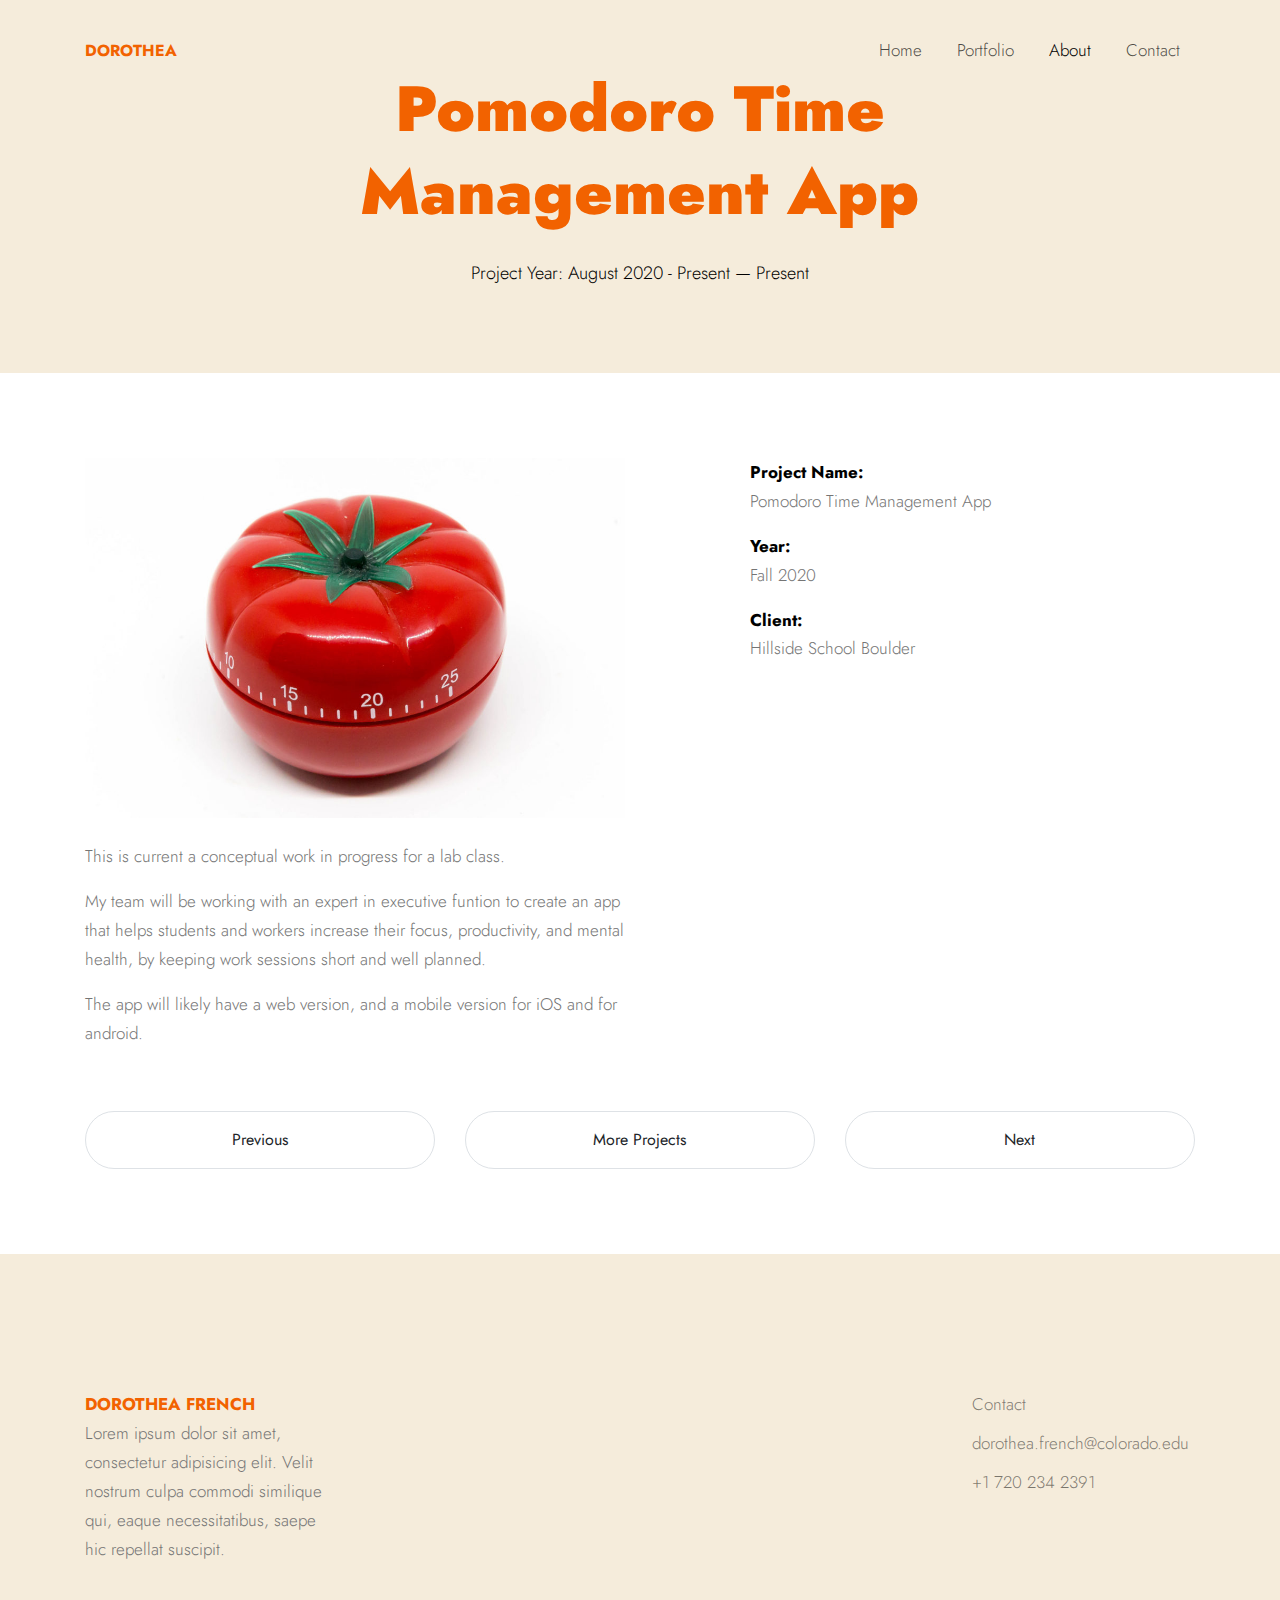
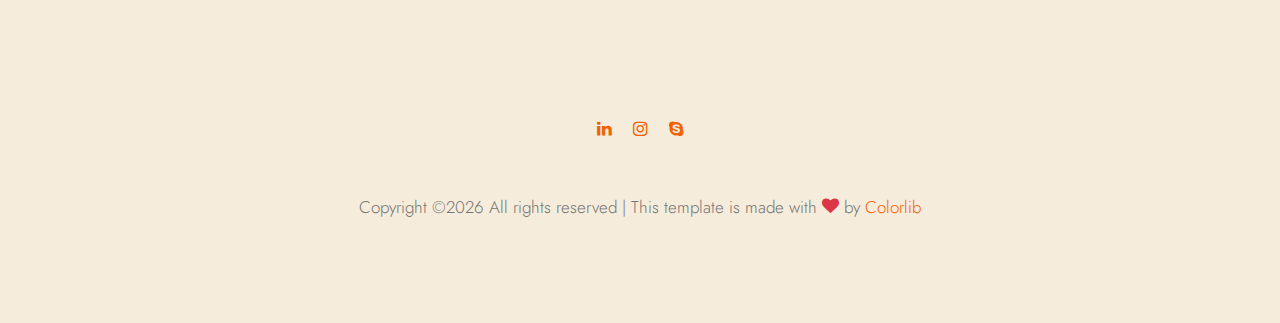
<file: portfolio-pomodoro.html>
<!doctype html>
<html lang="en">

<head>
  <title>Monarchy &mdash; Website Template by Colorlib</title>
  <meta charset="utf-8">
  <meta name="viewport" content="width=device-width, initial-scale=1, shrink-to-fit=no">

  <link href="https://fonts.googleapis.com/css2?family=Jost:wght@400;700&display=swap" rel="stylesheet">

  <link rel="stylesheet" href="fonts/icomoon/style.css">

  <link rel="stylesheet" href="css/bootstrap.min.css">
  <link rel="stylesheet" href="css/bootstrap-datepicker.css">
  <link rel="stylesheet" href="css/jquery.fancybox.min.css">
  <link rel="stylesheet" href="css/owl.carousel.min.css">
  <link rel="stylesheet" href="css/owl.theme.default.min.css">
  <link rel="stylesheet" href="fonts/flaticon/font/flaticon.css">
  <link rel="stylesheet" href="css/aos.css">

  <!-- MAIN CSS -->
  <link rel="stylesheet" href="css/style.css">

</head>

<body data-spy="scroll" data-target=".site-navbar-target" data-offset="300">


  <div class="site-wrap" id="home-section">

    <div class="site-mobile-menu site-navbar-target">
      <div class="site-mobile-menu-header">
        <div class="site-mobile-menu-close mt-3">
          <span class="icon-close2 js-menu-toggle"></span>
        </div>
      </div>
      <div class="site-mobile-menu-body"></div>
    </div>



    <header class="site-navbar site-navbar-target" role="banner">

      <div class="container">
        <div class="row align-items-center position-relative">

          <div class="col-3">
            <div class="site-logo">
              <a href="index.html" class="font-weight-bold">Dorothea</a>
            </div>
          </div>

          <div class="col-9  text-right">


            <span class="d-inline-block d-lg-none"><a href="#" class="text-primary site-menu-toggle js-menu-toggle py-5"><span class="icon-menu h3 text-primary"></span></a></span>



            <nav class="site-navigation text-right ml-auto d-none d-lg-block" role="navigation">
              <ul class="site-menu main-menu js-clone-nav ml-auto ">
                <li><a href="index.html" class="nav-link">Home</a></li>
                <li><a href="portfolio.html" class="nav-link">Portfolio</a></li>
                <li class="active"><a href="about.html" class="nav-link">About</a></li>
                <!-- <li><a href="services.html" class="nav-link">Services</a></li> -->
                <!-- <li><a href="blog.html" class="nav-link">Blog</a></li> -->
                <li><a href="contact.html" class="nav-link">Contact</a></li>
              </ul>
            </nav>
          </div>


        </div>
      </div>

    </header>

    
    <div class="site-section-cover inner-page">
      <div class="container">
        <div class="row align-items-center text-center justify-content-center">
          <div class="col-lg-7">
            <h1 class="mb-4">Pomodoro Time Management App</h1>
            <p class="lead">Project Year: August 2020 - Present &mdash; Present</p>
          </div>
        </div>
      </div>
    </div>
    

    <div class="site-section">
      <div class="container">
        <div class="row mb-5">
          <div class="col-md-6">
            <img src="images/pomodoro.jpg" alt="Image" class="img-fluid mb-4">
            <p>This is current a conceptual work in progress for a lab class.</p>
            <p>My team will be working with an expert in executive funtion to create an app that helps students and workers increase their focus, productivity, and mental health, by keeping work sessions short and well planned.</p>
            <p>The app will likely have a web version, and a mobile version for iOS and for android.</p>
          </div>
          <div class="col-md-5 ml-auto">
            <p>
              <strong class="font-weight-bold text-black">Project Name:</strong> <br> Pomodoro Time Management App 
            </p>
            <!-- <p>
              <strong class="font-weight-bold text-black">Role:</strong> <br> 
            </p> -->
            <p>
              <strong class="font-weight-bold text-black">Year:</strong> <br> Fall 2020
            </p>
            <p>
              <strong class="font-weight-bold text-black">Client:</strong> <br> Hillside School Boulder
            </p>

            <!-- <p>
              <strong class="font-weight-bold text-black">Website:</strong> <br> <a href="#">https://yourwebsite.com/</a>
            </p> -->

          </div>
        </div>

        <div class="row text-center mt-5">
          <div class="col-md-4"><a href="portfolio.html" class="btn btn-block border p-3">Previous</a></div>
          <div class="col-md-4"><a href="portfolio.html" class="btn btn-block border p-3">More Projects</a></div>
          <div class="col-md-4"><a href="portfolio-pp.html" class="btn btn-block border p-3">Next</a></div>
        </div>
      </div>
    </div>
    <div class="footer site-section">
      <div class="container">
        <div class="row">
          <div class="col-md-3">
            <div class="site-logo-footer">
              <a href="index.html">Dorothea French</a>
            </div> 
            <p>Lorem ipsum dolor sit amet, consectetur adipisicing elit. Velit nostrum culpa commodi similique qui, eaque necessitatibus, saepe hic repellat suscipit.</p>
          </div>
          <div class="col-md-8 ml-auto">
            <div class="row">
              <div class="col-md-4 ml-auto">
                <ul class="list-unstyled links">
                  <li><a href="#">Contact</a></li>
                  <li><a href="#">dorothea.french@colorado.edu</a></li>
                  <li><a href="#">+1 720 234 2391</a></li>
                  <!-- <li><a href="#">Support</a></li> -->
                </ul>
              </div>
              <!-- <div class="col-md-4">
                <ul class="list-unstyled links">
                  <li><a href="#">Home</a></li>
                  <li><a href="#">Portfolio</a></li>
                  <li><a href="#">About</a></li>
                  <li><a href="#">Contact</a></li>
                </ul>
              </div>               -->
            </div>
          </div>
        </div>
      </div>
    </div>

    <div class="site-section pt-0 copyright">
      <div class="container">
        <div class="row mb-4 text-center">
          <div class="col">
            <!-- <a href="#"><span class="m-2 icon-facebook"></span></a>
            <a href="#"><span class="m-2 icon-twitter"></span></a> -->
            <a href="#"><span class="m-2 icon-linkedin"></span></a>
            <a href="#"><span class="m-2 icon-instagram"></span></a>
            <a href="#"><span class="m-2 icon-skype"></span></a>
          </div>
        </div>
        <div class="row mt-5 justify-content-center">
          <div class="col-md-7 text-center">
            <p>
              <!-- Link back to Colorlib can't be removed. Template is licensed under CC BY 3.0. -->
              Copyright &copy;<script>document.write(new Date().getFullYear());</script> All rights reserved | This template is made with <i class="icon-heart text-danger" aria-hidden="true"></i> by <a href="https://colorlib.com" target="_blank" >Colorlib</a>
              <!-- Link back to Colorlib can't be removed. Template is licensed under CC BY 3.0. -->
            </p>
          </div>
        </div>
      </div>
    </div>

    

  </div>

  <script src="js/jquery-3.3.1.min.js"></script>
  <script src="js/jquery-migrate-3.0.0.js"></script>
  <script src="js/popper.min.js"></script>
  <script src="js/bootstrap.min.js"></script>
  <script src="js/owl.carousel.min.js"></script>
  <script src="js/jquery.sticky.js"></script>
  <script src="js/jquery.waypoints.min.js"></script>
  <script src="js/jquery.animateNumber.min.js"></script>
  <script src="js/jquery.fancybox.min.js"></script>
  <script src="js/jquery.stellar.min.js"></script>
  <script src="js/jquery.easing.1.3.js"></script>
  <script src="js/bootstrap-datepicker.min.js"></script>
  <script src="js/isotope.pkgd.min.js"></script>
  <script src="js/aos.js"></script>
  

  <script src="js/typed.js"></script>
  <script>
    var typed = new Typed('.typed-words', {
      strings: ["Business"," Startups"," Organization", " Company"],
      typeSpeed: 80,
      backSpeed: 80,
      backDelay: 4000,
      startDelay: 1000,
      loop: true,
      showCursor: true
    });
  </script>


  <script src="js/main.js"></script>

</body>

</html>
</file>
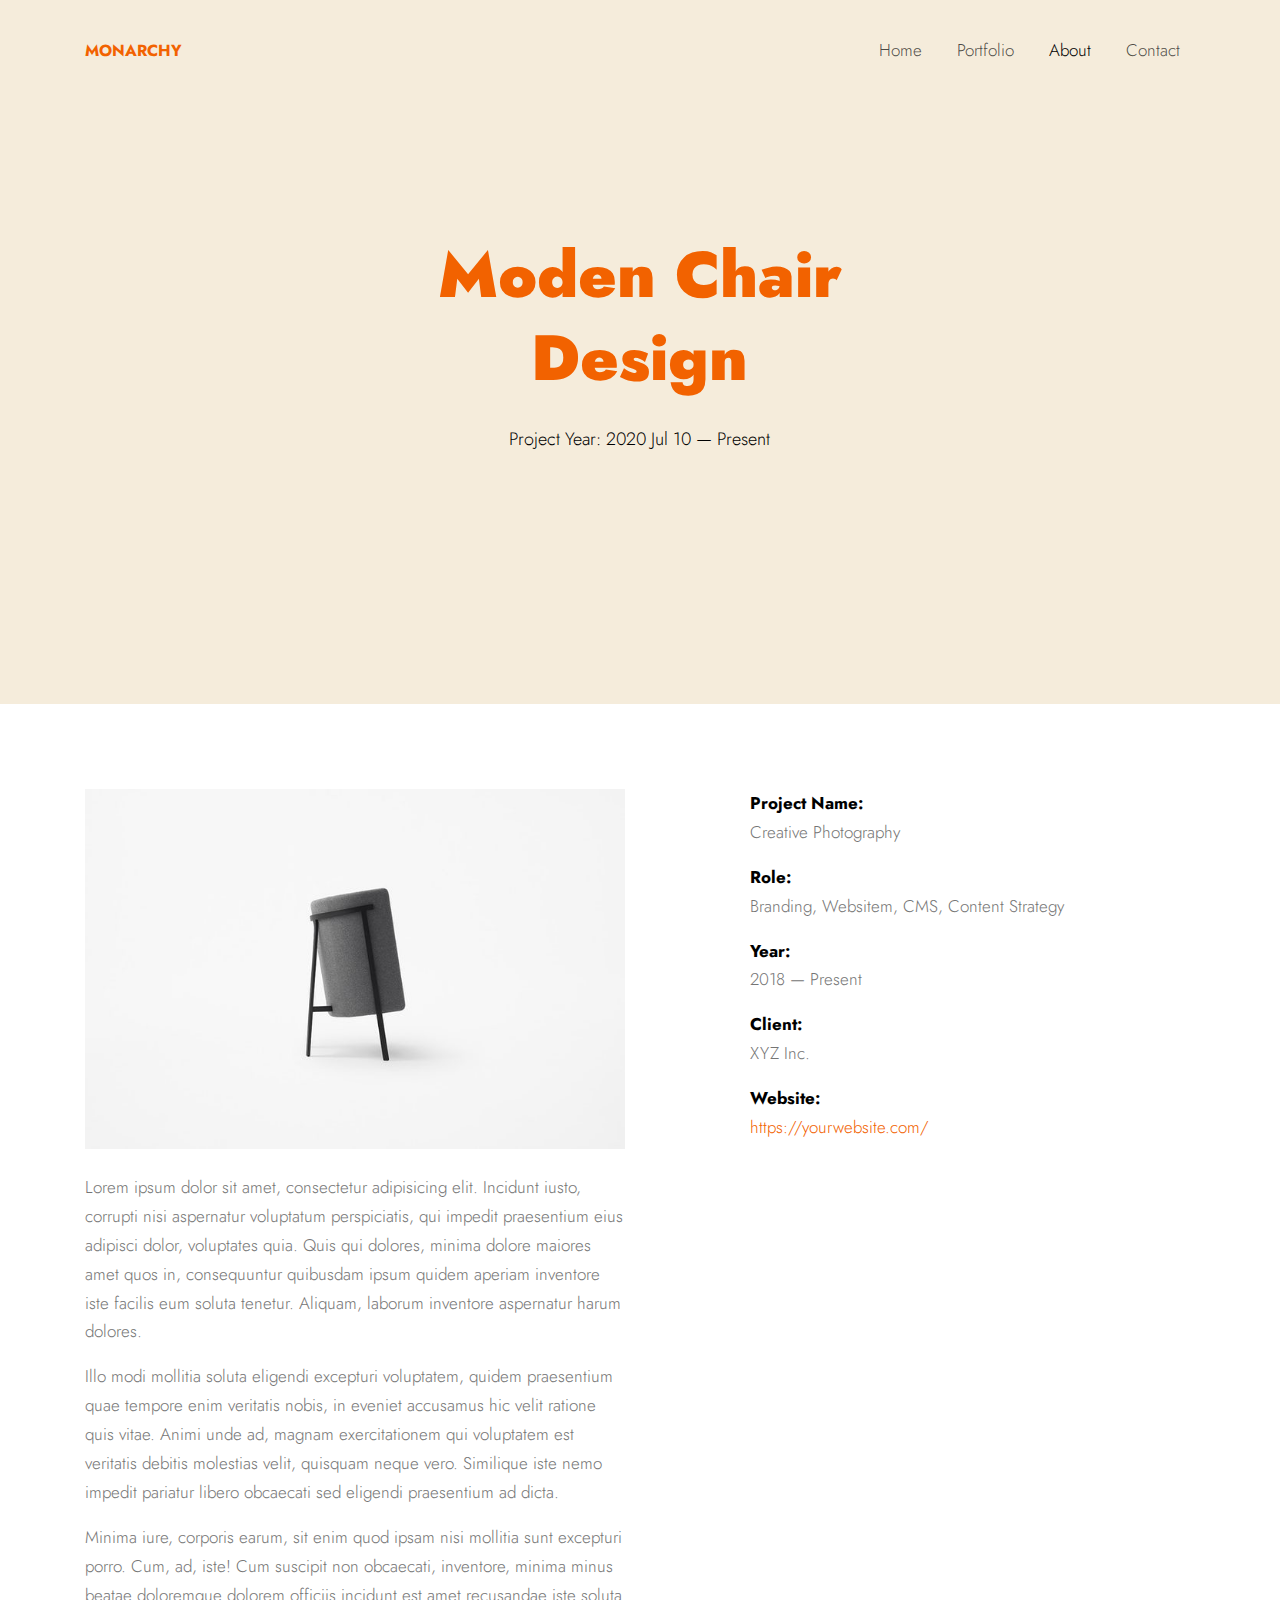
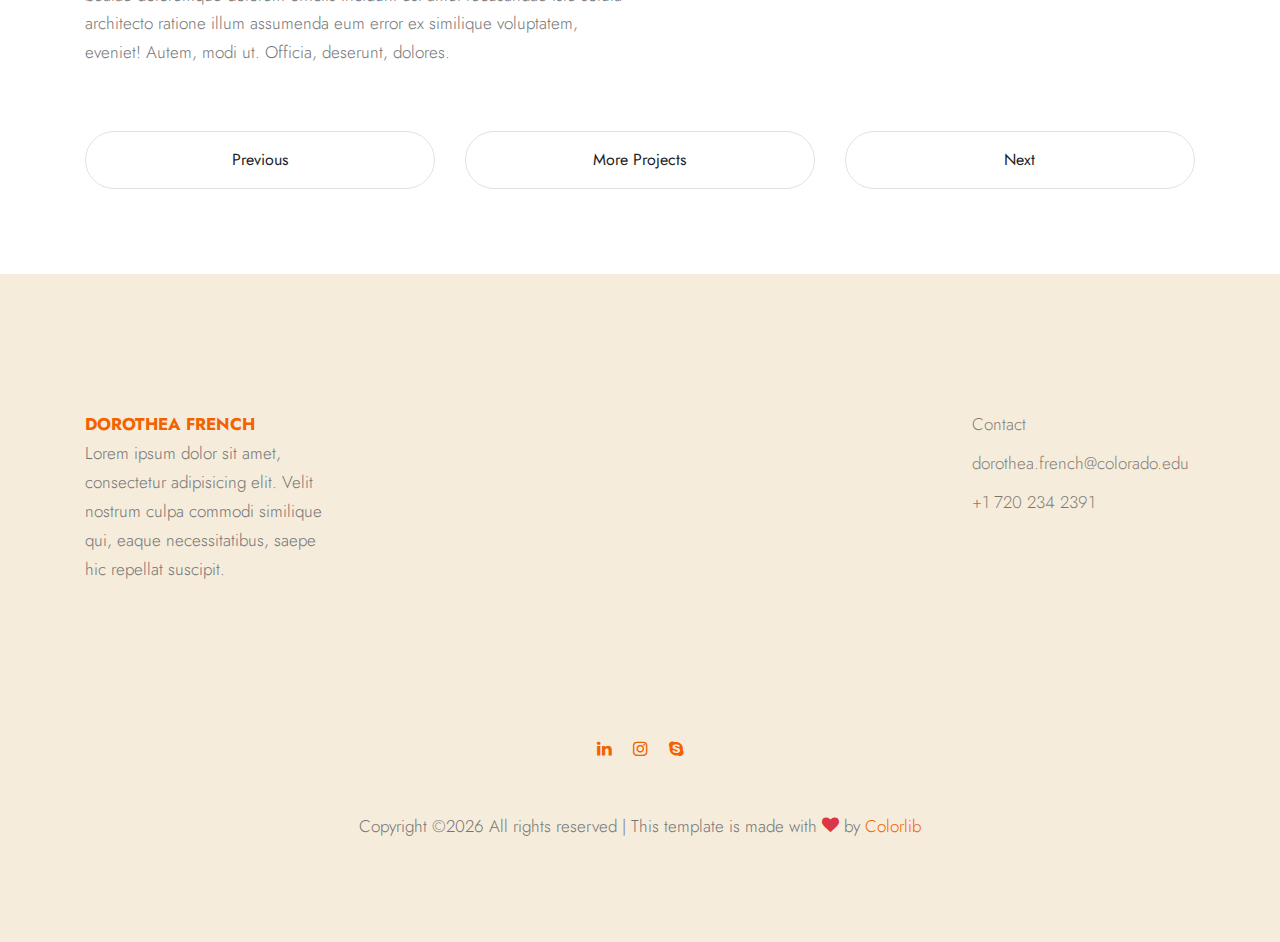
<file: portfolio-single.html>
<!doctype html>
<html lang="en">

<head>
  <title>Monarchy &mdash; Website Template by Colorlib</title>
  <meta charset="utf-8">
  <meta name="viewport" content="width=device-width, initial-scale=1, shrink-to-fit=no">

  <link href="https://fonts.googleapis.com/css2?family=Jost:wght@400;700&display=swap" rel="stylesheet">

  <link rel="stylesheet" href="fonts/icomoon/style.css">

  <link rel="stylesheet" href="css/bootstrap.min.css">
  <link rel="stylesheet" href="css/bootstrap-datepicker.css">
  <link rel="stylesheet" href="css/jquery.fancybox.min.css">
  <link rel="stylesheet" href="css/owl.carousel.min.css">
  <link rel="stylesheet" href="css/owl.theme.default.min.css">
  <link rel="stylesheet" href="fonts/flaticon/font/flaticon.css">
  <link rel="stylesheet" href="css/aos.css">

  <!-- MAIN CSS -->
  <link rel="stylesheet" href="css/style.css">

</head>

<body data-spy="scroll" data-target=".site-navbar-target" data-offset="300">


  <div class="site-wrap" id="home-section">

    <div class="site-mobile-menu site-navbar-target">
      <div class="site-mobile-menu-header">
        <div class="site-mobile-menu-close mt-3">
          <span class="icon-close2 js-menu-toggle"></span>
        </div>
      </div>
      <div class="site-mobile-menu-body"></div>
    </div>



    <header class="site-navbar site-navbar-target" role="banner">

      <div class="container">
        <div class="row align-items-center position-relative">

          <div class="col-3">
            <div class="site-logo">
              <a href="index.html" class="font-weight-bold">Monarchy</a>
            </div>
          </div>

          <div class="col-9  text-right">


            <span class="d-inline-block d-lg-none"><a href="#" class="text-primary site-menu-toggle js-menu-toggle py-5"><span class="icon-menu h3 text-primary"></span></a></span>



            <nav class="site-navigation text-right ml-auto d-none d-lg-block" role="navigation">
              <ul class="site-menu main-menu js-clone-nav ml-auto ">
                <li><a href="index.html" class="nav-link">Home</a></li>
                <li><a href="portfolio.html" class="nav-link">Portfolio</a></li>
                <li class="active"><a href="about.html" class="nav-link">About</a></li>
                <!-- <li><a href="services.html" class="nav-link">Services</a></li> -->
                <!-- <li><a href="blog.html" class="nav-link">Blog</a></li> -->
                <li><a href="contact.html" class="nav-link">Contact</a></li>
              </ul>
            </nav>
          </div>


        </div>
      </div>

    </header>

    
    <div class="site-section-cover">
      <div class="container">
        <div class="row align-items-center text-center justify-content-center">
          <div class="col-lg-7">
            <h1 class="mb-4">Moden Chair Design</h1>
            <p class="lead">Project Year: 2020 Jul 10 &mdash; Present</p>
          </div>
        </div>
      </div>
    </div>
    

    <div class="site-section">
      <div class="container">
        <div class="row mb-5">
          <div class="col-md-6">
            <img src="images/work_1.jpg" alt="Image" class="img-fluid mb-4">
            <p>Lorem ipsum dolor sit amet, consectetur adipisicing elit. Incidunt iusto, corrupti nisi aspernatur voluptatum perspiciatis, qui impedit praesentium eius adipisci dolor, voluptates quia. Quis qui dolores, minima dolore maiores amet quos in, consequuntur quibusdam ipsum quidem aperiam inventore iste facilis eum soluta tenetur. Aliquam, laborum inventore aspernatur harum dolores.</p>
            <p>Illo modi mollitia soluta eligendi excepturi voluptatem, quidem praesentium quae tempore enim veritatis nobis, in eveniet accusamus hic velit ratione quis vitae. Animi unde ad, magnam exercitationem qui voluptatem est veritatis debitis molestias velit, quisquam neque vero. Similique iste nemo impedit pariatur libero obcaecati sed eligendi praesentium ad dicta.</p>
            <p>Minima iure, corporis earum, sit enim quod ipsam nisi mollitia sunt excepturi porro. Cum, ad, iste! Cum suscipit non obcaecati, inventore, minima minus beatae doloremque dolorem officiis incidunt est amet recusandae iste soluta architecto ratione illum assumenda eum error ex similique voluptatem, eveniet! Autem, modi ut. Officia, deserunt, dolores.</p>
          </div>
          <div class="col-md-5 ml-auto">
            <p>
              <strong class="font-weight-bold text-black">Project Name:</strong> <br> Creative Photography 
            </p>
            <p>
              <strong class="font-weight-bold text-black">Role:</strong> <br> Branding, Websitem, CMS, Content Strategy
            </p>
            <p>
              <strong class="font-weight-bold text-black">Year:</strong> <br> 2018 &mdash; Present
            </p>
            <p>
              <strong class="font-weight-bold text-black">Client:</strong> <br> XYZ Inc.
            </p>

            <p>
              <strong class="font-weight-bold text-black">Website:</strong> <br> <a href="#">https://yourwebsite.com/</a>
            </p>

          </div>
        </div>

        <div class="row text-center mt-5">
          <div class="col-md-4"><a href="#" class="btn btn-block border p-3">Previous</a></div>
          <div class="col-md-4"><a href="#" class="btn btn-block border p-3">More Projects</a></div>
          <div class="col-md-4"><a href="#" class="btn btn-block border p-3">Next</a></div>
        </div>
      </div>
    </div>
    <div class="footer site-section">
      <div class="container">
        <div class="row">
          <div class="col-md-3">
            <div class="site-logo-footer">
              <a href="index.html">Dorothea French</a>
            </div> 
            <p>Lorem ipsum dolor sit amet, consectetur adipisicing elit. Velit nostrum culpa commodi similique qui, eaque necessitatibus, saepe hic repellat suscipit.</p>
          </div>
          <div class="col-md-8 ml-auto">
            <div class="row">
              <div class="col-md-4 ml-auto">
                <ul class="list-unstyled links">
                  <li><a href="#">Contact</a></li>
                  <li><a href="#">dorothea.french@colorado.edu</a></li>
                  <li><a href="#">+1 720 234 2391</a></li>
                  <!-- <li><a href="#">Support</a></li> -->
                </ul>
              </div>
              <!-- <div class="col-md-4">
                <ul class="list-unstyled links">
                  <li><a href="#">Home</a></li>
                  <li><a href="#">Portfolio</a></li>
                  <li><a href="#">About</a></li>
                  <li><a href="#">Contact</a></li>
                </ul>
              </div>               -->
            </div>
          </div>
        </div>
      </div>
    </div>

    <div class="site-section pt-0 copyright">
      <div class="container">
        <div class="row mb-4 text-center">
          <div class="col">
            <!-- <a href="#"><span class="m-2 icon-facebook"></span></a>
            <a href="#"><span class="m-2 icon-twitter"></span></a> -->
            <a href="#"><span class="m-2 icon-linkedin"></span></a>
            <a href="#"><span class="m-2 icon-instagram"></span></a>
            <a href="#"><span class="m-2 icon-skype"></span></a>
          </div>
        </div>
        <div class="row mt-5 justify-content-center">
          <div class="col-md-7 text-center">
            <p>
              <!-- Link back to Colorlib can't be removed. Template is licensed under CC BY 3.0. -->
              Copyright &copy;<script>document.write(new Date().getFullYear());</script> All rights reserved | This template is made with <i class="icon-heart text-danger" aria-hidden="true"></i> by <a href="https://colorlib.com" target="_blank" >Colorlib</a>
              <!-- Link back to Colorlib can't be removed. Template is licensed under CC BY 3.0. -->
            </p>
          </div>
        </div>
      </div>
    </div>

    

  </div>

  <script src="js/jquery-3.3.1.min.js"></script>
  <script src="js/jquery-migrate-3.0.0.js"></script>
  <script src="js/popper.min.js"></script>
  <script src="js/bootstrap.min.js"></script>
  <script src="js/owl.carousel.min.js"></script>
  <script src="js/jquery.sticky.js"></script>
  <script src="js/jquery.waypoints.min.js"></script>
  <script src="js/jquery.animateNumber.min.js"></script>
  <script src="js/jquery.fancybox.min.js"></script>
  <script src="js/jquery.stellar.min.js"></script>
  <script src="js/jquery.easing.1.3.js"></script>
  <script src="js/bootstrap-datepicker.min.js"></script>
  <script src="js/isotope.pkgd.min.js"></script>
  <script src="js/aos.js"></script>
  

  <script src="js/typed.js"></script>
  <script>
    var typed = new Typed('.typed-words', {
      strings: ["Business"," Startups"," Organization", " Company"],
      typeSpeed: 80,
      backSpeed: 80,
      backDelay: 4000,
      startDelay: 1000,
      loop: true,
      showCursor: true
    });
  </script>


  <script src="js/main.js"></script>

</body>

</html>
</file>
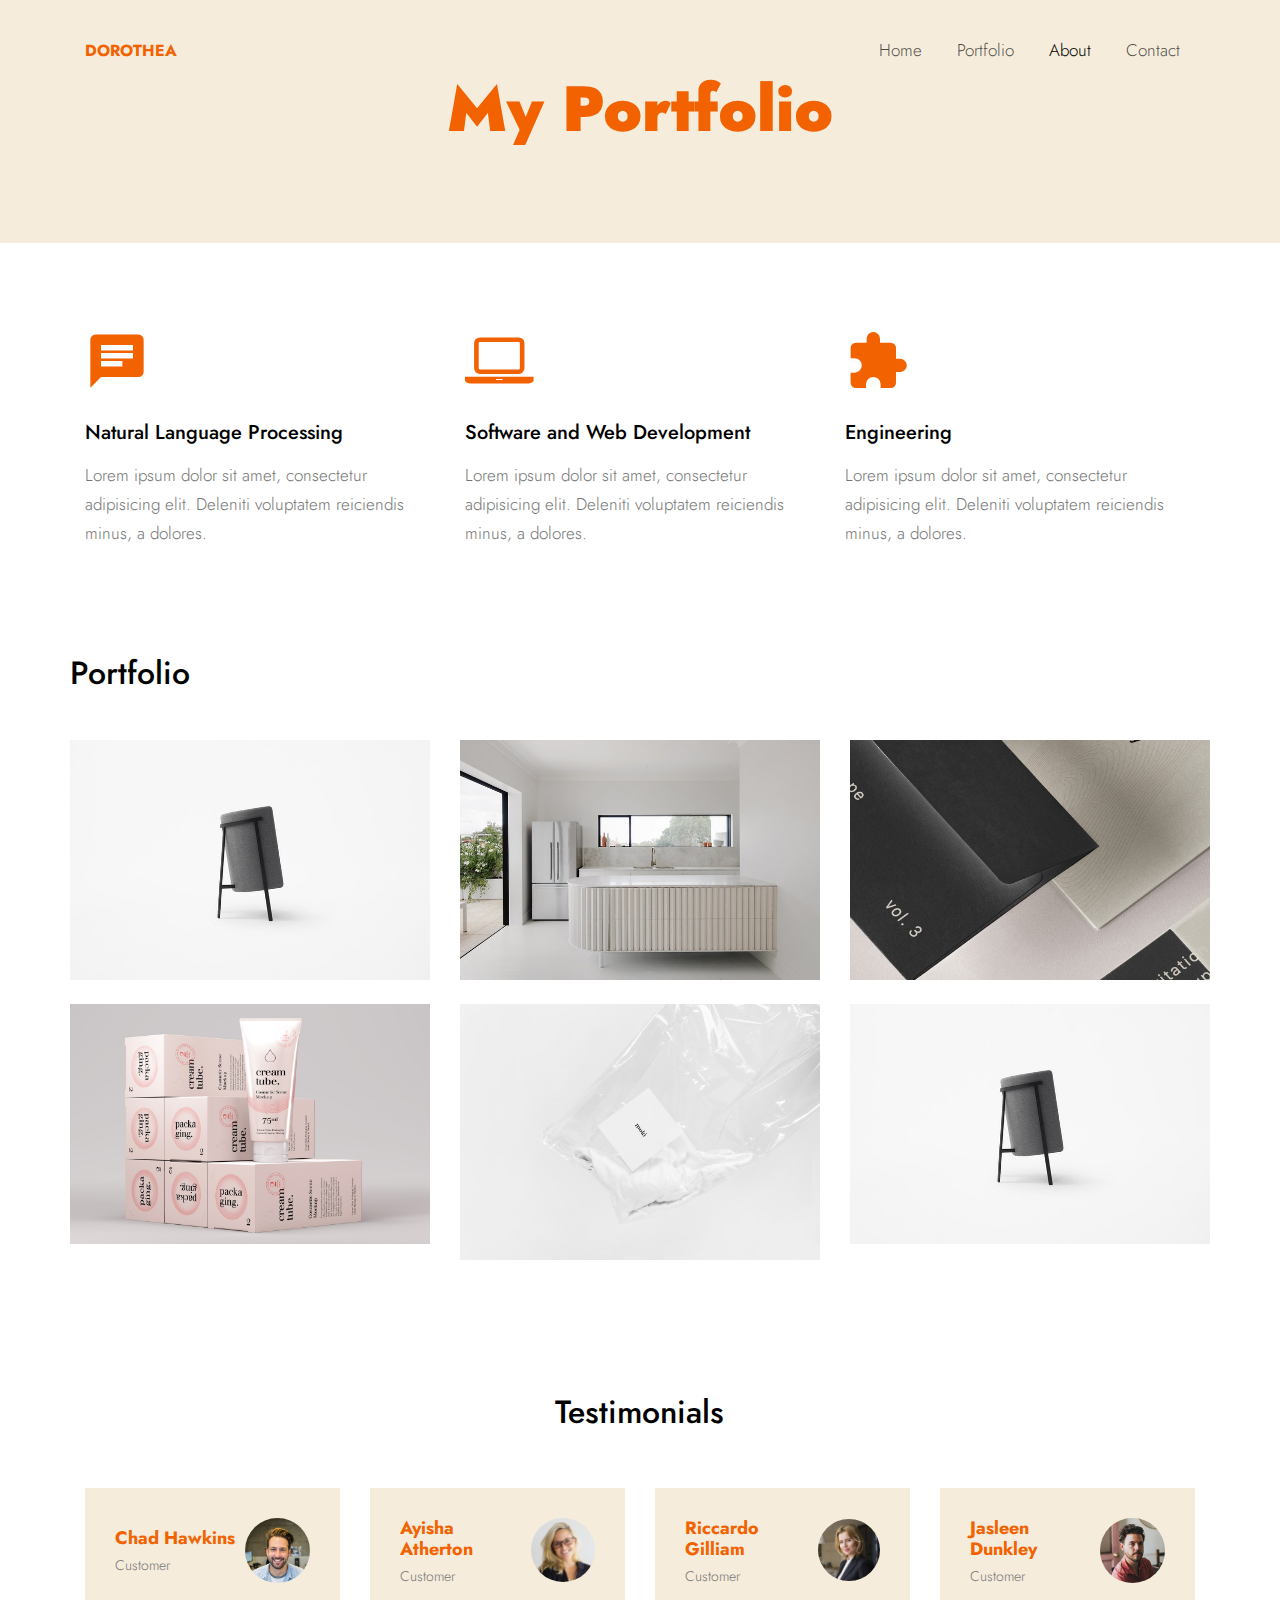
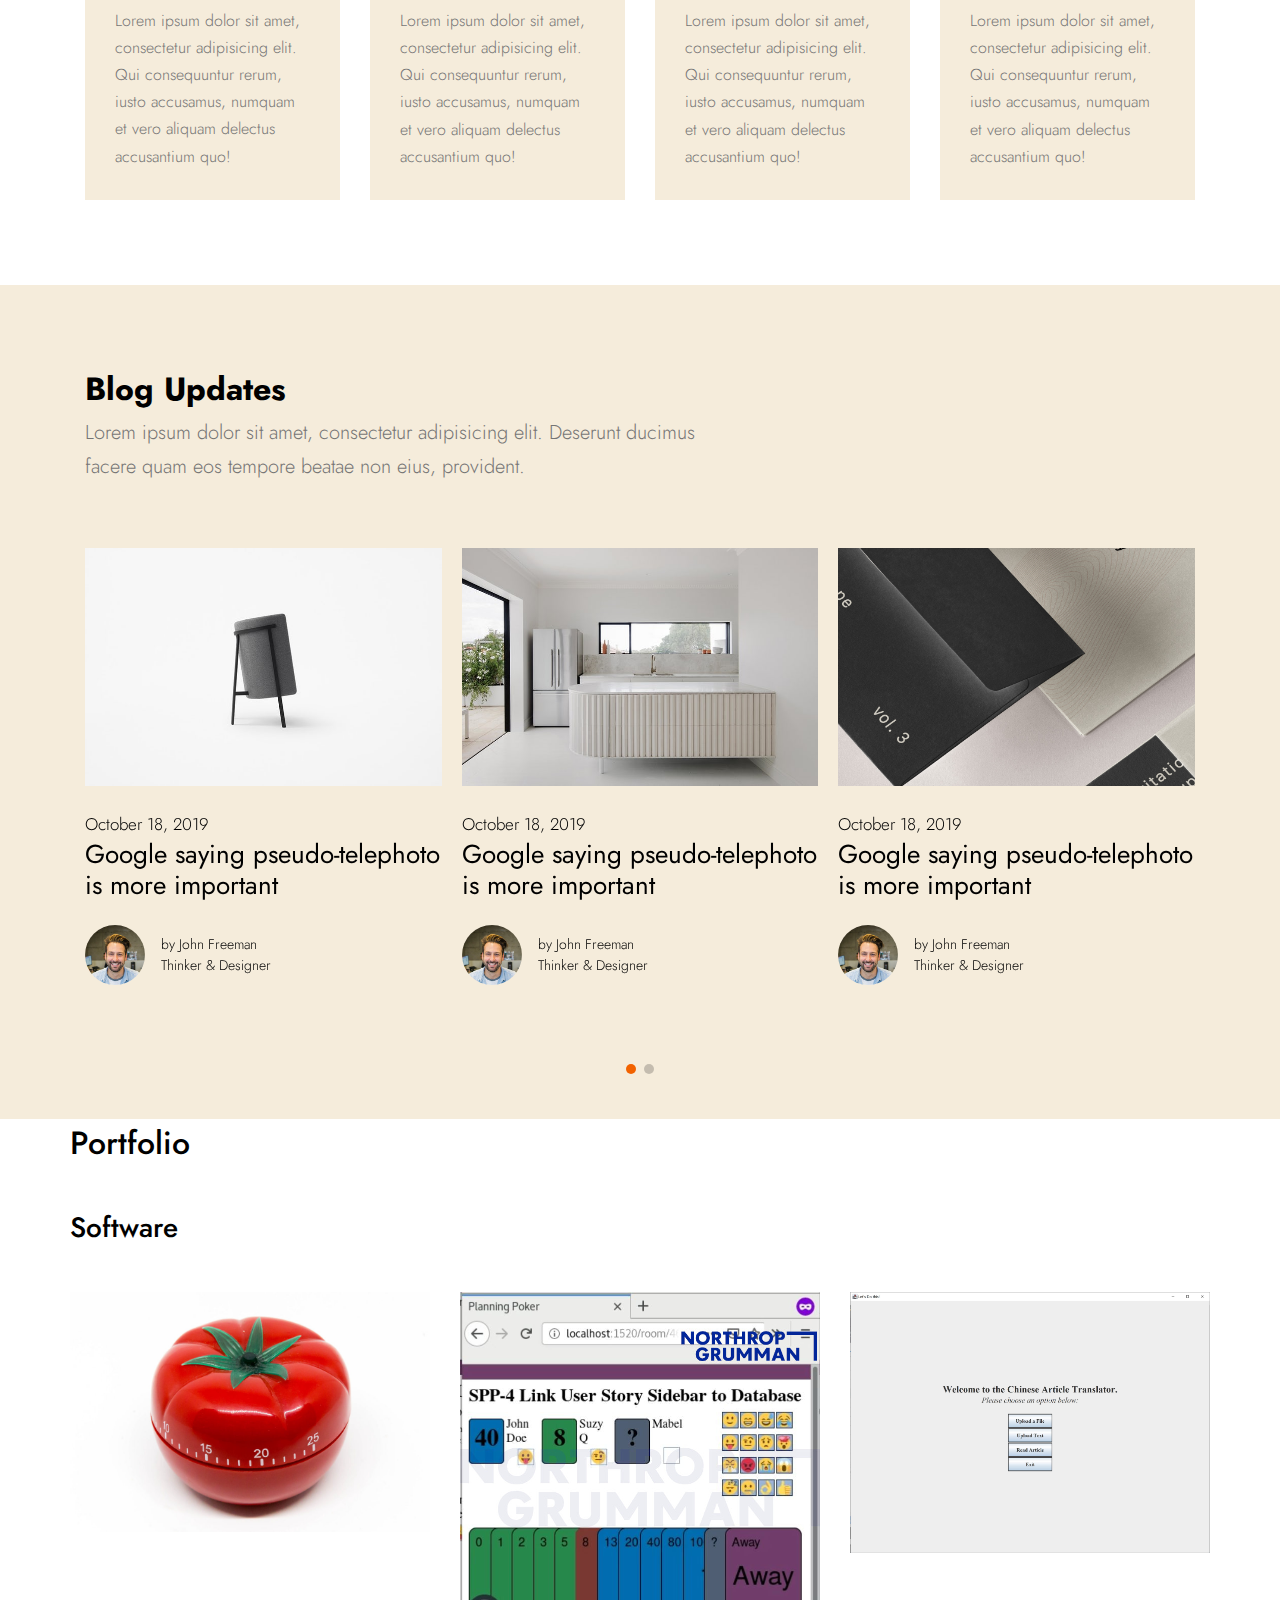
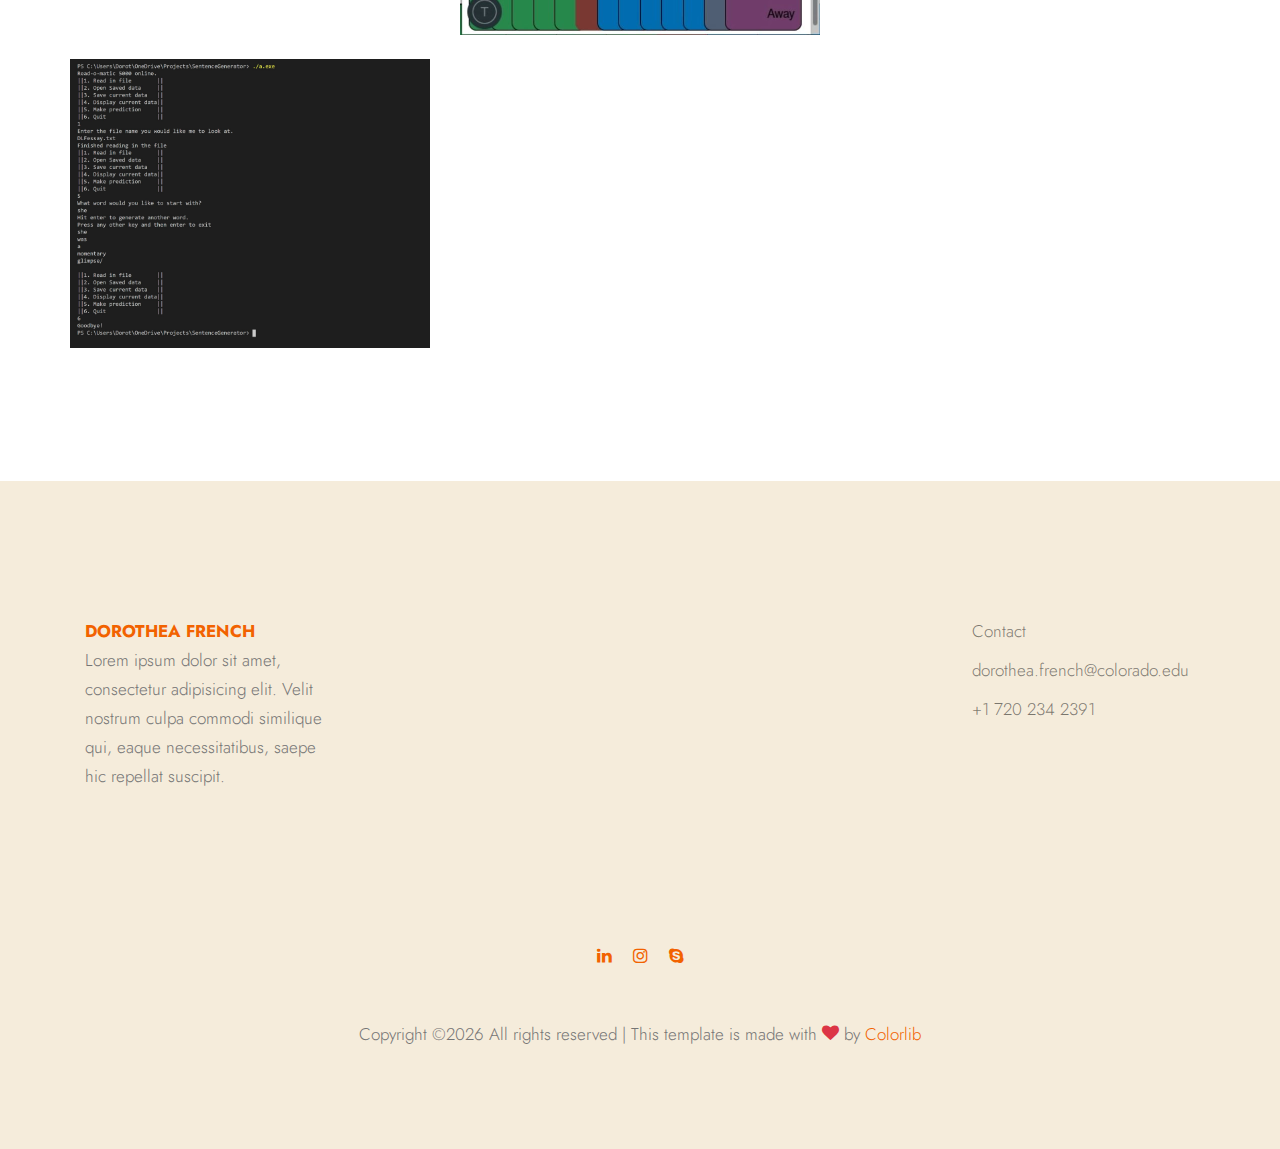
<file: portfolio.html>
<!doctype html>
<html lang="en">

<head>
  <title>Monarchy &mdash; Website Template by Colorlib</title>
  <meta charset="utf-8">
  <meta name="viewport" content="width=device-width, initial-scale=1, shrink-to-fit=no">

  <link href="https://fonts.googleapis.com/css2?family=Jost:wght@400;700&display=swap" rel="stylesheet">

  <link rel="stylesheet" href="fonts/icomoon/style.css">

  <link rel="stylesheet" href="css/bootstrap.min.css">
  <link rel="stylesheet" href="css/bootstrap-datepicker.css">
  <link rel="stylesheet" href="css/jquery.fancybox.min.css">
  <link rel="stylesheet" href="css/owl.carousel.min.css">
  <link rel="stylesheet" href="css/owl.theme.default.min.css">
  <link rel="stylesheet" href="fonts/flaticon/font/flaticon.css">
  <link rel="stylesheet" href="css/aos.css">

  <!-- MAIN CSS -->
  <link rel="stylesheet" href="css/style.css">

</head>

<body data-spy="scroll" data-target=".site-navbar-target" data-offset="300">


  <div class="site-wrap" id="home-section">

    <div class="site-mobile-menu site-navbar-target">
      <div class="site-mobile-menu-header">
        <div class="site-mobile-menu-close mt-3">
          <span class="icon-close2 js-menu-toggle"></span>
        </div>
      </div>
      <div class="site-mobile-menu-body"></div>
    </div>



    <header class="site-navbar site-navbar-target" role="banner">

      <div class="container">
        <div class="row align-items-center position-relative">

          <div class="col-3">
            <div class="site-logo">
              <a href="index.html" class="font-weight-bold">Dorothea</a>
            </div>
          </div>

          <div class="col-9  text-right">


            <span class="d-inline-block d-lg-none"><a href="#" class="text-primary site-menu-toggle js-menu-toggle py-5"><span class="icon-menu h3 text-primary"></span></a></span>



            <nav class="site-navigation text-right ml-auto d-none d-lg-block" role="navigation">
              <ul class="site-menu main-menu js-clone-nav ml-auto ">
                <li><a href="index.html" class="nav-link">Home</a></li>
                <li><a href="portfolio.html" class="nav-link">Portfolio</a></li>
                <li class="active"><a href="about.html" class="nav-link">About</a></li>
                <!-- <li><a href="services.html" class="nav-link">Services</a></li> -->
                <!-- <li><a href="blog.html" class="nav-link">Blog</a></li> -->
                <li><a href="contact.html" class="nav-link">Contact</a></li>
              </ul>
            </nav>
          </div>


        </div>
      </div>

    </header>

    
    <div class="site-section-cover inner-page">
      <div class="container">
        <div class="row align-items-center text-center justify-content-center">
          <div class="col-lg-7">
            <h1 class="mb-4">My Portfolio</h1>
            <!-- <p class="lead mb-5">These are some of the projects I have worked on. This includes work since 2018.</p> -->
          </div>
        </div>
      </div>
    </div>

    <div class="site-section">
      <div class="container">
        <div class="row">
          <div class="col-md-4">
            <div class="service-29191">
              <span class="wrap-icon mb-4 d-block">
                <span class="icon-chat"></span>
              </span>
              <h3 class="mb-3">Natural Language Processing</h3>
              <p>Lorem ipsum dolor sit amet, consectetur adipisicing elit. Deleniti voluptatem reiciendis minus, a dolores.</p>
            </div>
          </div>
          <div class="col-md-4">
            <div class="service-29191">
              <span class="wrap-icon mb-4 d-block">
                <span class="icon-laptop"></span>
              </span>
              <h3 class="mb-3">Software and Web Development</h3>
              <p>Lorem ipsum dolor sit amet, consectetur adipisicing elit. Deleniti voluptatem reiciendis minus, a dolores.</p>
            </div>
          </div>
          <div class="col-md-4">
            <div class="service-29191">
              <span class="wrap-icon mb-4 d-block">
                <span class="icon-extension"></span>
              </span>
              <h3 class="mb-3">Engineering</h3>
              <p>Lorem ipsum dolor sit amet, consectetur adipisicing elit. Deleniti voluptatem reiciendis minus, a dolores.</p>
            </div>
          </div>
        </div>
      </div>
    </div>


    <div class="container portfolio-wrap site-section">

      <h2 class="mb-5">Portfolio</h2>
      <div class="row mb-4">

        <div class="col-sm-6 col-md-6 col-lg-4 mb-4">
          <a href="portfolio-single.html" class="portfolio-item"><img src="images/work_1.jpg" alt="Image" class="img-fluid"></a>
        </div>


        <div class="col-sm-6 col-md-6 col-lg-4 mb-4">
          <a href="portfolio-single.html" class="portfolio-item"><img src="images/work_2.jpg" alt="Image" class="img-fluid"></a>
        </div>

        <div class="col-sm-6 col-md-6 col-lg-4 mb-4">
          <a href="portfolio-single.html" class="portfolio-item"><img src="images/work_3.jpg" alt="Image" class="img-fluid"></a>
        </div>

        <div class="col-sm-6 col-md-6 col-lg-4 mb-4">
          <a href="portfolio-single.html" class="portfolio-item"><img src="images/work_4.jpg" alt="Image" class="img-fluid"></a>
        </div>
        <div class="col-sm-6 col-md-6 col-lg-4 mb-4">
          <a href="portfolio-single.html" class="portfolio-item"><img src="images/work_5.jpg" alt="Image" class="img-fluid"></a>
        </div>
        <div class="col-sm-6 col-md-6 col-lg-4 mb-4">
          <a href="portfolio-single.html" class="portfolio-item"><img src="images/work_1.jpg" alt="Image" class="img-fluid"></a>
        </div>

      </div>
    </div>

    <div class="site-section pt-0">
      <div class="container">
        <div class="row mb-5">
          <div class="col-lg-7 mx-auto text-center">
            <h2>Testimonials</h2>
          </div>
        </div>
        <div class="row">
          <div class="col-lg-3">
            <div class="client">
              <div class="d-flex name-photo align-items-center mb-4">
                <div class="name">
                  <h3>Chad Hawkins</h3>
                  <span>Customer</span>
                </div>
                <div class="img ml-auto">
                  <img src="images/person_1.jpg" alt="Image" class="img-fluid">
                </div>
              </div>
              <div class="client-text">Lorem ipsum dolor sit amet, consectetur adipisicing elit. Qui consequuntur rerum, iusto accusamus, numquam et vero aliquam delectus accusantium quo!</div>
            </div>
          </div>

          <div class="col-lg-3">
            <div class="client">
              <div class="d-flex name-photo align-items-center mb-4">
                <div class="name">
                  <h3>Ayisha Atherton</h3>
                  <span>Customer</span>
                </div>
                <div class="img ml-auto">
                  <img src="images/person_2.jpg" alt="Image" class="img-fluid">
                </div>
              </div>
              <div class="client-text">Lorem ipsum dolor sit amet, consectetur adipisicing elit. Qui consequuntur rerum, iusto accusamus, numquam et vero aliquam delectus accusantium quo!</div>
            </div>
          </div>

          <div class="col-lg-3">
            <div class="client">
              <div class="d-flex name-photo align-items-center mb-4">
                <div class="name">
                  <h3>Riccardo Gilliam</h3>
                  <span>Customer</span>
                </div>
                <div class="img ml-auto">
                  <img src="images/person_3.jpg" alt="Image" class="img-fluid">
                </div>
              </div>
              <div class="client-text">Lorem ipsum dolor sit amet, consectetur adipisicing elit. Qui consequuntur rerum, iusto accusamus, numquam et vero aliquam delectus accusantium quo!</div>
            </div>
          </div>

          <div class="col-lg-3">
            <div class="client">
              <div class="d-flex name-photo align-items-center mb-4">
                <div class="name">
                  <h3>Jasleen Dunkley</h3>
                  <span>Customer</span>
                </div>
                <div class="img ml-auto">
                  <img src="images/person_4.jpg" alt="Image" class="img-fluid">
                </div>
              </div>
              <div class="client-text">Lorem ipsum dolor sit amet, consectetur adipisicing elit. Qui consequuntur rerum, iusto accusamus, numquam et vero aliquam delectus accusantium quo!</div>
            </div>
          </div>
        </div>
      </div>
    </div>

    <div class="site-section blog-section">
      <div class="container mb-5">
        <div class="row">
          <div class="col-md-7">
            <h2 class="font-weight-bold">Blog Updates</h2>
            <p class="lead">Lorem ipsum dolor sit amet, consectetur adipisicing elit. Deserunt ducimus facere quam eos tempore beatae non eius, provident.</p>
          </div>
        </div>
      </div>
      <div class="container">

        <div class="owl-carousel nonloop-block-13">
          <div class="media-29191">
            <a href="#" class="d-block mb-4"><img src="images/work_1.jpg" alt="Image" class="img-fluid"></a>
            <span class="date d-block">October 18, 2019</span>
            <h3 class="mb-4"><a href="#">Google saying pseudo-telephoto is more important</a></h3>
            <div class="d-flex vcard-91123 align-items-center">
              <div class="img mr-3"><img src="images/person_1.jpg" alt="Image" class="img-fluid"></div>
              <div class="name">
                <span class="d-block">by John Freeman</span>
                <span>Thinker &amp; Designer</span>
              </div>
            </div>
          </div>


          <div class="media-29191">
            <a href="#" class="d-block mb-4"><img src="images/work_2.jpg" alt="Image" class="img-fluid"></a>
            <span class="date d-block">October 18, 2019</span>
            <h3 class="mb-4"><a href="#">Google saying pseudo-telephoto is more important</a></h3>
            <div class="d-flex vcard-91123 align-items-center">
              <div class="img mr-3"><img src="images/person_1.jpg" alt="Image" class="img-fluid"></div>
              <div class="name">
                <span class="d-block">by John Freeman</span>
                <span>Thinker &amp; Designer</span>
              </div>
            </div>
          </div>

          <div class="media-29191">
            <a href="#" class="d-block mb-4"><img src="images/work_3.jpg" alt="Image" class="img-fluid"></a>
            <span class="date d-block">October 18, 2019</span>
            <h3 class="mb-4"><a href="#">Google saying pseudo-telephoto is more important</a></h3>
            <div class="d-flex vcard-91123 align-items-center">
              <div class="img mr-3"><img src="images/person_1.jpg" alt="Image" class="img-fluid"></div>
              <div class="name">
                <span class="d-block">by John Freeman</span>
                <span>Thinker &amp; Designer</span>
              </div>
            </div>
          </div>

          <div class="media-29191">
            <a href="#" class="d-block mb-4"><img src="images/work_4.jpg" alt="Image" class="img-fluid"></a>
            <span class="date d-block">October 18, 2019</span>
            <h3 class="mb-4"><a href="#">Google saying pseudo-telephoto is more important</a></h3>
            <div class="d-flex vcard-91123 align-items-center">
              <div class="img mr-3"><img src="images/person_1.jpg" alt="Image" class="img-fluid"></div>
              <div class="name">
                <span class="d-block">by John Freeman</span>
                <span>Thinker &amp; Designer</span>
              </div>
            </div>
          </div>


          <div class="media-29191">
            <a href="#" class="d-block mb-4"><img src="images/work_5.jpg" alt="Image" class="img-fluid"></a>
            <span class="date d-block">October 18, 2019</span>
            <h3 class="mb-4"><a href="#">Google saying pseudo-telephoto is more important</a></h3>
            <div class="d-flex vcard-91123 align-items-center">
              <div class="img mr-3"><img src="images/person_1.jpg" alt="Image" class="img-fluid"></div>
              <div class="name">
                <span class="d-block">by John Freeman</span>
                <span>Thinker &amp; Designer</span>
              </div>
            </div>
          </div>

          <div class="media-29191">
            <a href="#" class="d-block mb-4"><img src="images/work_1.jpg" alt="Image" class="img-fluid"></a>
            <span class="date d-block">October 18, 2019</span>
            <h3 class="mb-4"><a href="#">Google saying pseudo-telephoto is more important</a></h3>
            <div class="d-flex vcard-91123 align-items-center">
              <div class="img mr-3"><img src="images/person_1.jpg" alt="Image" class="img-fluid"></div>
              <div class="name">
                <span class="d-block">by John Freeman</span>
                <span>Thinker &amp; Designer</span>
              </div>
            </div>
          </div>

        </div>

      </div>
    </div>    
    <div class="container portfolio-wrap site-section">

      <h2 class="mb-5">Portfolio</h2>

      <h3 class="mb-5">Software</h2>
      <div class="row mb-4">

        <div class="col-sm-6 col-md-6 col-lg-4 mb-4">
          <a href="portfolio-pomodoro.html" class="portfolio-item"><img src="images/pomodoro.jpg" alt="Image" class="img-fluid"></a>
        </div>


        <div class="col-sm-6 col-md-6 col-lg-4 mb-4">
          <a href="portfolio-pp.html" class="portfolio-item"><img src="images/PP3_watermarked.jpg" alt="Image" class="img-fluid"></a>
        </div>

        <div class="col-sm-6 col-md-6 col-lg-4 mb-4">
          <a href="portfolio-article.html" class="portfolio-item"><img src="images/ArticleMain.JPG" alt="Image" class="img-fluid"></a>
        </div>

        <div class="col-sm-6 col-md-6 col-lg-4 mb-4">
          <a href="portfolio-sent.html" class="portfolio-item"><img src="images/SentTerminal.JPG" alt="Image" class="img-fluid"></a>
        </div>

        <!-- <h3 class="mb-5">Mechanical</h2>
          <div class="row mb-4">
    
            <div class="col-sm-6 col-md-6 col-lg-4 mb-4">
              <a href="portfolio-single.html" class="portfolio-item"><img src="images/work_1.jpg" alt="Image" class="img-fluid"></a>
            </div>
    
    
            <div class="col-sm-6 col-md-6 col-lg-4 mb-4">
              <a href="portfolio-single.html" class="portfolio-item"><img src="images/work_2.jpg" alt="Image" class="img-fluid"></a>
            </div>
    
            <div class="col-sm-6 col-md-6 col-lg-4 mb-4">
              <a href="portfolio-single.html" class="portfolio-item"><img src="images/work_3.jpg" alt="Image" class="img-fluid"></a>
            </div>
    
            <div class="col-sm-6 col-md-6 col-lg-4 mb-4">
              <a href="portfolio-single.html" class="portfolio-item"><img src="images/work_4.jpg" alt="Image" class="img-fluid"></a>
            </div>
            <div class="col-sm-6 col-md-6 col-lg-4 mb-4">
              <a href="portfolio-single.html" class="portfolio-item"><img src="images/work_5.jpg" alt="Image" class="img-fluid"></a>
            </div>
            <div class="col-sm-6 col-md-6 col-lg-4 mb-4">
              <a href="portfolio-single.html" class="portfolio-item"><img src="images/work_1.jpg" alt="Image" class="img-fluid"></a>
            </div> -->

      </div>
    </div>

    <div class="footer site-section">
      <div class="container">
        <div class="row">
          <div class="col-md-3">
            <div class="site-logo-footer">
              <a href="index.html">Dorothea French</a>
            </div> 
            <p>Lorem ipsum dolor sit amet, consectetur adipisicing elit. Velit nostrum culpa commodi similique qui, eaque necessitatibus, saepe hic repellat suscipit.</p>
          </div>
          <div class="col-md-8 ml-auto">
            <div class="row">
              <div class="col-md-4 ml-auto">
                <ul class="list-unstyled links">
                  <li><a href="#">Contact</a></li>
                  <li><a href="#">dorothea.french@colorado.edu</a></li>
                  <li><a href="#">+1 720 234 2391</a></li>
                  <!-- <li><a href="#">Support</a></li> -->
                </ul>
              </div>
              <!-- <div class="col-md-4">
                <ul class="list-unstyled links">
                  <li><a href="#">Home</a></li>
                  <li><a href="#">Portfolio</a></li>
                  <li><a href="#">About</a></li>
                  <li><a href="#">Contact</a></li>
                </ul>
              </div>               -->
            </div>
          </div>
        </div>
      </div>
    </div>

    <div class="site-section pt-0 copyright">
      <div class="container">
        <div class="row mb-4 text-center">
          <div class="col">
            <!-- <a href="#"><span class="m-2 icon-facebook"></span></a>
            <a href="#"><span class="m-2 icon-twitter"></span></a> -->
            <a href="#"><span class="m-2 icon-linkedin"></span></a>
            <a href="#"><span class="m-2 icon-instagram"></span></a>
            <a href="#"><span class="m-2 icon-skype"></span></a>
          </div>
        </div>
        <div class="row mt-5 justify-content-center">
          <div class="col-md-7 text-center">
            <p>
              <!-- Link back to Colorlib can't be removed. Template is licensed under CC BY 3.0. -->
              Copyright &copy;<script>document.write(new Date().getFullYear());</script> All rights reserved | This template is made with <i class="icon-heart text-danger" aria-hidden="true"></i> by <a href="https://colorlib.com" target="_blank" >Colorlib</a>
              <!-- Link back to Colorlib can't be removed. Template is licensed under CC BY 3.0. -->
            </p>
          </div>
        </div>
      </div>
    </div>

    

  </div>

  <script src="js/jquery-3.3.1.min.js"></script>
  <script src="js/jquery-migrate-3.0.0.js"></script>
  <script src="js/popper.min.js"></script>
  <script src="js/bootstrap.min.js"></script>
  <script src="js/owl.carousel.min.js"></script>
  <script src="js/jquery.sticky.js"></script>
  <script src="js/jquery.waypoints.min.js"></script>
  <script src="js/jquery.animateNumber.min.js"></script>
  <script src="js/jquery.fancybox.min.js"></script>
  <script src="js/jquery.stellar.min.js"></script>
  <script src="js/jquery.easing.1.3.js"></script>
  <script src="js/bootstrap-datepicker.min.js"></script>
  <script src="js/isotope.pkgd.min.js"></script>
  <script src="js/aos.js"></script>
  

  <script src="js/typed.js"></script>
  <script>
    var typed = new Typed('.typed-words', {
      strings: ["Business"," Startups"," Organization", " Company"],
      typeSpeed: 80,
      backSpeed: 80,
      backDelay: 4000,
      startDelay: 1000,
      loop: true,
      showCursor: true
    });
  </script>


  <script src="js/main.js"></script>

</body>

</html>
</file>
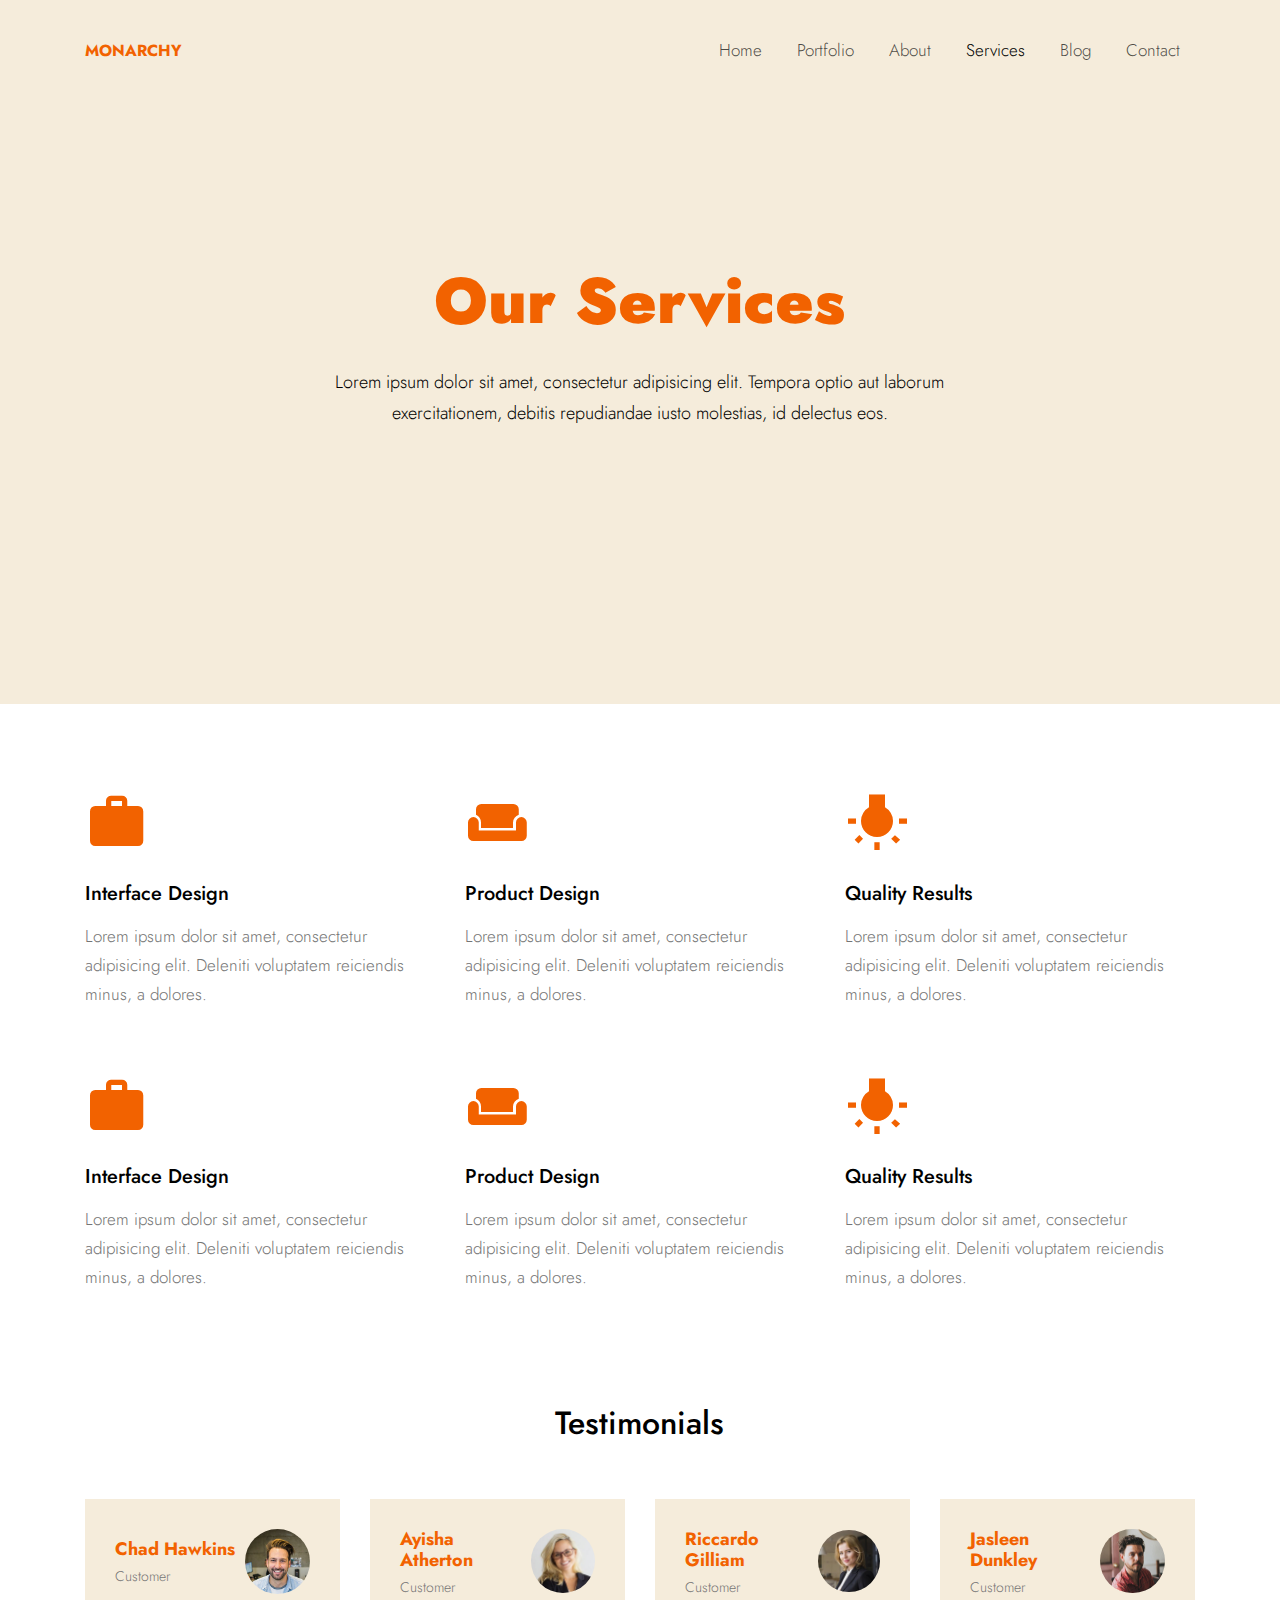
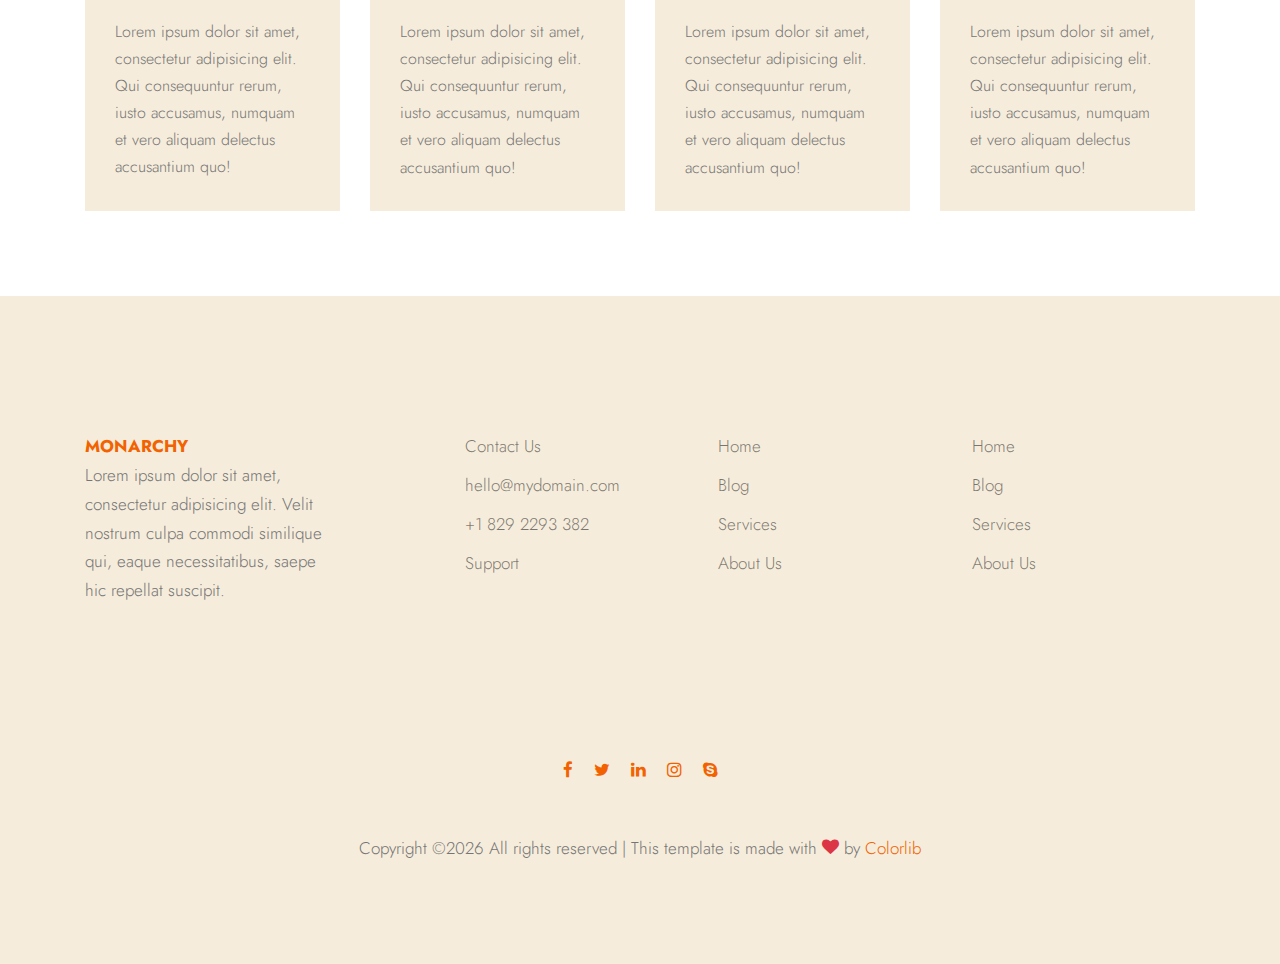
<file: services.html>
<!doctype html>
<html lang="en">

<head>
  <title>Monarchy &mdash; Website Template by Colorlib</title>
  <meta charset="utf-8">
  <meta name="viewport" content="width=device-width, initial-scale=1, shrink-to-fit=no">

  <link href="https://fonts.googleapis.com/css2?family=Jost:wght@400;700&display=swap" rel="stylesheet">

  <link rel="stylesheet" href="fonts/icomoon/style.css">

  <link rel="stylesheet" href="css/bootstrap.min.css">
  <link rel="stylesheet" href="css/bootstrap-datepicker.css">
  <link rel="stylesheet" href="css/jquery.fancybox.min.css">
  <link rel="stylesheet" href="css/owl.carousel.min.css">
  <link rel="stylesheet" href="css/owl.theme.default.min.css">
  <link rel="stylesheet" href="fonts/flaticon/font/flaticon.css">
  <link rel="stylesheet" href="css/aos.css">

  <!-- MAIN CSS -->
  <link rel="stylesheet" href="css/style.css">

</head>

<body data-spy="scroll" data-target=".site-navbar-target" data-offset="300">


  <div class="site-wrap" id="home-section">

    <div class="site-mobile-menu site-navbar-target">
      <div class="site-mobile-menu-header">
        <div class="site-mobile-menu-close mt-3">
          <span class="icon-close2 js-menu-toggle"></span>
        </div>
      </div>
      <div class="site-mobile-menu-body"></div>
    </div>



    <header class="site-navbar site-navbar-target" role="banner">

      <div class="container">
        <div class="row align-items-center position-relative">

          <div class="col-3">
            <div class="site-logo">
              <a href="index.html" class="font-weight-bold">Monarchy</a>
            </div>
          </div>

          <div class="col-9  text-right">


            <span class="d-inline-block d-lg-none"><a href="#" class="text-primary site-menu-toggle js-menu-toggle py-5"><span class="icon-menu h3 text-primary"></span></a></span>



            <nav class="site-navigation text-right ml-auto d-none d-lg-block" role="navigation">
              <ul class="site-menu main-menu js-clone-nav ml-auto ">
                <li><a href="index.html" class="nav-link">Home</a></li>
                <li><a href="portfolio.html" class="nav-link">Portfolio</a></li>
                <li><a href="about.html" class="nav-link">About</a></li>
                <li class="active"><a href="services.html" class="nav-link">Services</a></li>
                <li><a href="blog.html" class="nav-link">Blog</a></li>
                <li><a href="contact.html" class="nav-link">Contact</a></li>
              </ul>
            </nav>
          </div>


        </div>
      </div>

    </header>

    
    <div class="site-section-cover">
      <div class="container">
        <div class="row align-items-center text-center justify-content-center">
          <div class="col-lg-7">
            <h1 class="mb-4">Our Services</h1>
            <p class="lead">Lorem ipsum dolor sit amet, consectetur adipisicing elit. Tempora optio aut laborum exercitationem, debitis repudiandae iusto molestias, id delectus eos.</p>
          </div>
        </div>
      </div>
    </div>
    

    <div class="site-section pb-5">
      <div class="container">
        <div class="row">
          <div class="col-md-6 col-lg-4 mb-5 ">
            <div class="service-29191">
              <span class="wrap-icon mb-4 d-block">
                <span class="icon-work"></span>
              </span>
              <h3 class="mb-3">Interface Design</h3>
              <p>Lorem ipsum dolor sit amet, consectetur adipisicing elit. Deleniti voluptatem reiciendis minus, a dolores.</p>
            </div>
          </div>
          <div class="col-md-6 col-lg-4 mb-5 ">
            <div class="service-29191">
              <span class="wrap-icon mb-4 d-block">
                <span class="icon-weekend"></span>
              </span>
              <h3 class="mb-3">Product Design</h3>
              <p>Lorem ipsum dolor sit amet, consectetur adipisicing elit. Deleniti voluptatem reiciendis minus, a dolores.</p>
            </div>
          </div>
          <div class="col-md-6 col-lg-4 mb-5 ">
            <div class="service-29191">
              <span class="wrap-icon mb-4 d-block">
                <span class="icon-wb_incandescent"></span>
              </span>
              <h3 class="mb-3">Quality Results</h3>
              <p>Lorem ipsum dolor sit amet, consectetur adipisicing elit. Deleniti voluptatem reiciendis minus, a dolores.</p>
            </div>
          </div>

          <div class="col-md-6 col-lg-4 mb-5 ">
            <div class="service-29191">
              <span class="wrap-icon mb-4 d-block">
                <span class="icon-work"></span>
              </span>
              <h3 class="mb-3">Interface Design</h3>
              <p>Lorem ipsum dolor sit amet, consectetur adipisicing elit. Deleniti voluptatem reiciendis minus, a dolores.</p>
            </div>
          </div>
          <div class="col-md-6 col-lg-4 mb-5 ">
            <div class="service-29191">
              <span class="wrap-icon mb-4 d-block">
                <span class="icon-weekend"></span>
              </span>
              <h3 class="mb-3">Product Design</h3>
              <p>Lorem ipsum dolor sit amet, consectetur adipisicing elit. Deleniti voluptatem reiciendis minus, a dolores.</p>
            </div>
          </div>
          <div class="col-md-6 col-lg-4 mb-5 ">
            <div class="service-29191">
              <span class="wrap-icon mb-4 d-block">
                <span class="icon-wb_incandescent"></span>
              </span>
              <h3 class="mb-3">Quality Results</h3>
              <p>Lorem ipsum dolor sit amet, consectetur adipisicing elit. Deleniti voluptatem reiciendis minus, a dolores.</p>
            </div>
          </div>
        </div>
      </div>
    </div>

    <div class="site-section pt-0">
      <div class="container">
        <div class="row mb-5">
          <div class="col-lg-7 mx-auto text-center">
            <h2>Testimonials</h2>
          </div>
        </div>
        <div class="row">
          <div class="col-lg-3">
            <div class="client">
              <div class="d-flex name-photo align-items-center mb-4">
                <div class="name">
                  <h3>Chad Hawkins</h3>
                  <span>Customer</span>
                </div>
                <div class="img ml-auto">
                  <img src="images/person_1.jpg" alt="Image" class="img-fluid">
                </div>
              </div>
              <div class="client-text">Lorem ipsum dolor sit amet, consectetur adipisicing elit. Qui consequuntur rerum, iusto accusamus, numquam et vero aliquam delectus accusantium quo!</div>
            </div>
          </div>

          <div class="col-lg-3">
            <div class="client">
              <div class="d-flex name-photo align-items-center mb-4">
                <div class="name">
                  <h3>Ayisha Atherton</h3>
                  <span>Customer</span>
                </div>
                <div class="img ml-auto">
                  <img src="images/person_2.jpg" alt="Image" class="img-fluid">
                </div>
              </div>
              <div class="client-text">Lorem ipsum dolor sit amet, consectetur adipisicing elit. Qui consequuntur rerum, iusto accusamus, numquam et vero aliquam delectus accusantium quo!</div>
            </div>
          </div>

          <div class="col-lg-3">
            <div class="client">
              <div class="d-flex name-photo align-items-center mb-4">
                <div class="name">
                  <h3>Riccardo Gilliam</h3>
                  <span>Customer</span>
                </div>
                <div class="img ml-auto">
                  <img src="images/person_3.jpg" alt="Image" class="img-fluid">
                </div>
              </div>
              <div class="client-text">Lorem ipsum dolor sit amet, consectetur adipisicing elit. Qui consequuntur rerum, iusto accusamus, numquam et vero aliquam delectus accusantium quo!</div>
            </div>
          </div>

          <div class="col-lg-3">
            <div class="client">
              <div class="d-flex name-photo align-items-center mb-4">
                <div class="name">
                  <h3>Jasleen Dunkley</h3>
                  <span>Customer</span>
                </div>
                <div class="img ml-auto">
                  <img src="images/person_4.jpg" alt="Image" class="img-fluid">
                </div>
              </div>
              <div class="client-text">Lorem ipsum dolor sit amet, consectetur adipisicing elit. Qui consequuntur rerum, iusto accusamus, numquam et vero aliquam delectus accusantium quo!</div>
            </div>
          </div>
        </div>
      </div>
    </div>

    <div class="footer site-section">
      <div class="container">
        <div class="row">
          <div class="col-md-3">
            <div class="site-logo-footer">
              <a href="index.html">Monarchy</a>
            </div> 
            <p>Lorem ipsum dolor sit amet, consectetur adipisicing elit. Velit nostrum culpa commodi similique qui, eaque necessitatibus, saepe hic repellat suscipit.</p>
          </div>
          <div class="col-md-8 ml-auto">
            <div class="row">
              <div class="col-md-4 ml-auto">
                <ul class="list-unstyled links">
                  <li><a href="#">Contact Us</a></li>
                  <li><a href="#">hello@mydomain.com</a></li>
                  <li><a href="#">+1 829 2293 382</a></li>
                  <li><a href="#">Support</a></li>
                </ul>
              </div>
              <div class="col-md-4">
                <ul class="list-unstyled links">
                  <li><a href="#">Home</a></li>
                  <li><a href="#">Blog</a></li>
                  <li><a href="#">Services</a></li>
                  <li><a href="#">About Us</a></li>
                </ul>
              </div>
              <div class="col-md-4">
                <ul class="list-unstyled links">
                  <li><a href="#">Home</a></li>
                  <li><a href="#">Blog</a></li>
                  <li><a href="#">Services</a></li>
                  <li><a href="#">About Us</a></li>
                </ul>
              </div>
            </div>
          </div>
        </div>
      </div>
    </div>

    <div class="site-section pt-0 copyright">
      <div class="container">
        <div class="row mb-4 text-center">
          <div class="col">
            <a href="#"><span class="m-2 icon-facebook"></span></a>
            <a href="#"><span class="m-2 icon-twitter"></span></a>
            <a href="#"><span class="m-2 icon-linkedin"></span></a>
            <a href="#"><span class="m-2 icon-instagram"></span></a>
            <a href="#"><span class="m-2 icon-skype"></span></a>
          </div>
        </div>
        <div class="row mt-5 justify-content-center">
          <div class="col-md-7 text-center">
            <p>
              <!-- Link back to Colorlib can't be removed. Template is licensed under CC BY 3.0. -->
              Copyright &copy;<script>document.write(new Date().getFullYear());</script> All rights reserved | This template is made with <i class="icon-heart text-danger" aria-hidden="true"></i> by <a href="https://colorlib.com" target="_blank" >Colorlib</a>
              <!-- Link back to Colorlib can't be removed. Template is licensed under CC BY 3.0. -->
            </p>
          </div>
        </div>
      </div>
    </div>



  </div>

  <script src="js/jquery-3.3.1.min.js"></script>
  <script src="js/jquery-migrate-3.0.0.js"></script>
  <script src="js/popper.min.js"></script>
  <script src="js/bootstrap.min.js"></script>
  <script src="js/owl.carousel.min.js"></script>
  <script src="js/jquery.sticky.js"></script>
  <script src="js/jquery.waypoints.min.js"></script>
  <script src="js/jquery.animateNumber.min.js"></script>
  <script src="js/jquery.fancybox.min.js"></script>
  <script src="js/jquery.stellar.min.js"></script>
  <script src="js/jquery.easing.1.3.js"></script>
  <script src="js/bootstrap-datepicker.min.js"></script>
  <script src="js/isotope.pkgd.min.js"></script>
  <script src="js/aos.js"></script>


  <script src="js/typed.js"></script>
  <script>
    var typed = new Typed('.typed-words', {
      strings: ["Business"," Startups"," Organization", " Company"],
      typeSpeed: 80,
      backSpeed: 80,
      backDelay: 4000,
      startDelay: 1000,
      loop: true,
      showCursor: true
    });
  </script>


  <script src="js/main.js"></script>

</body>

</html>
</file>
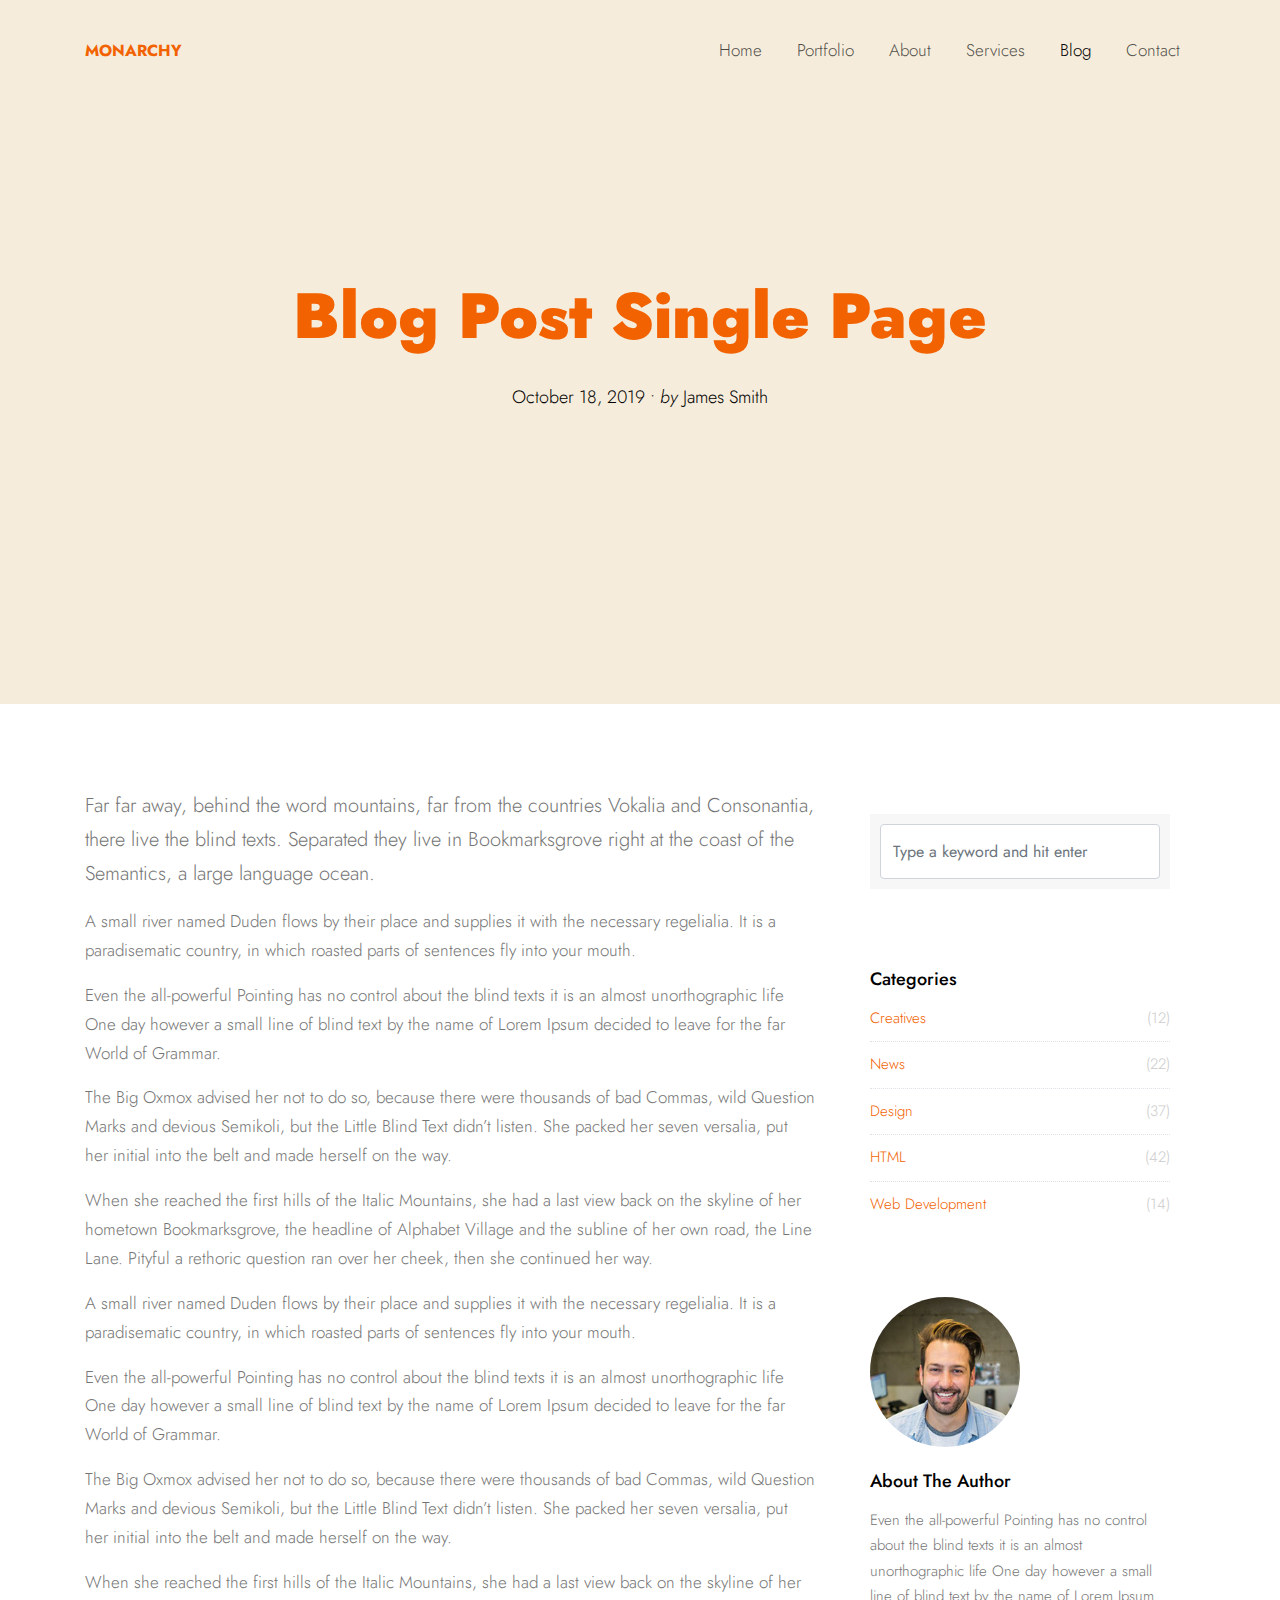
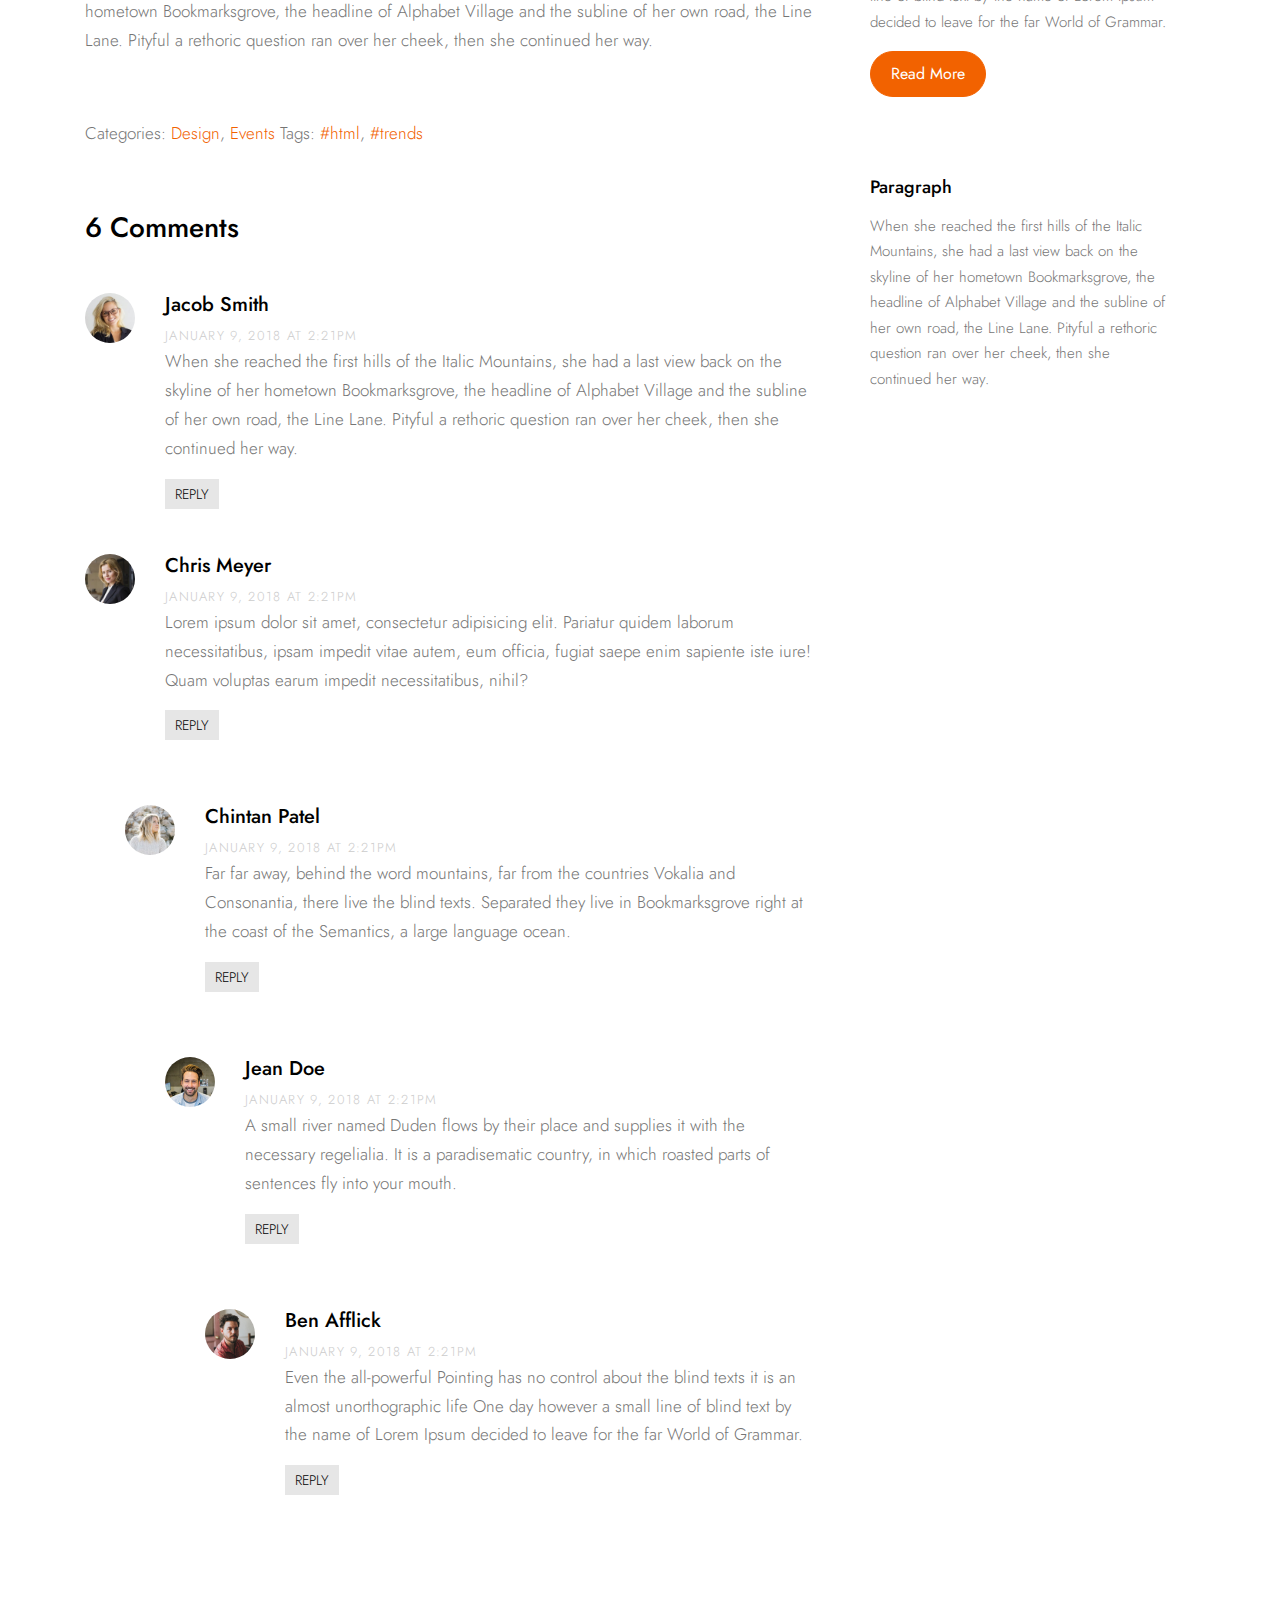
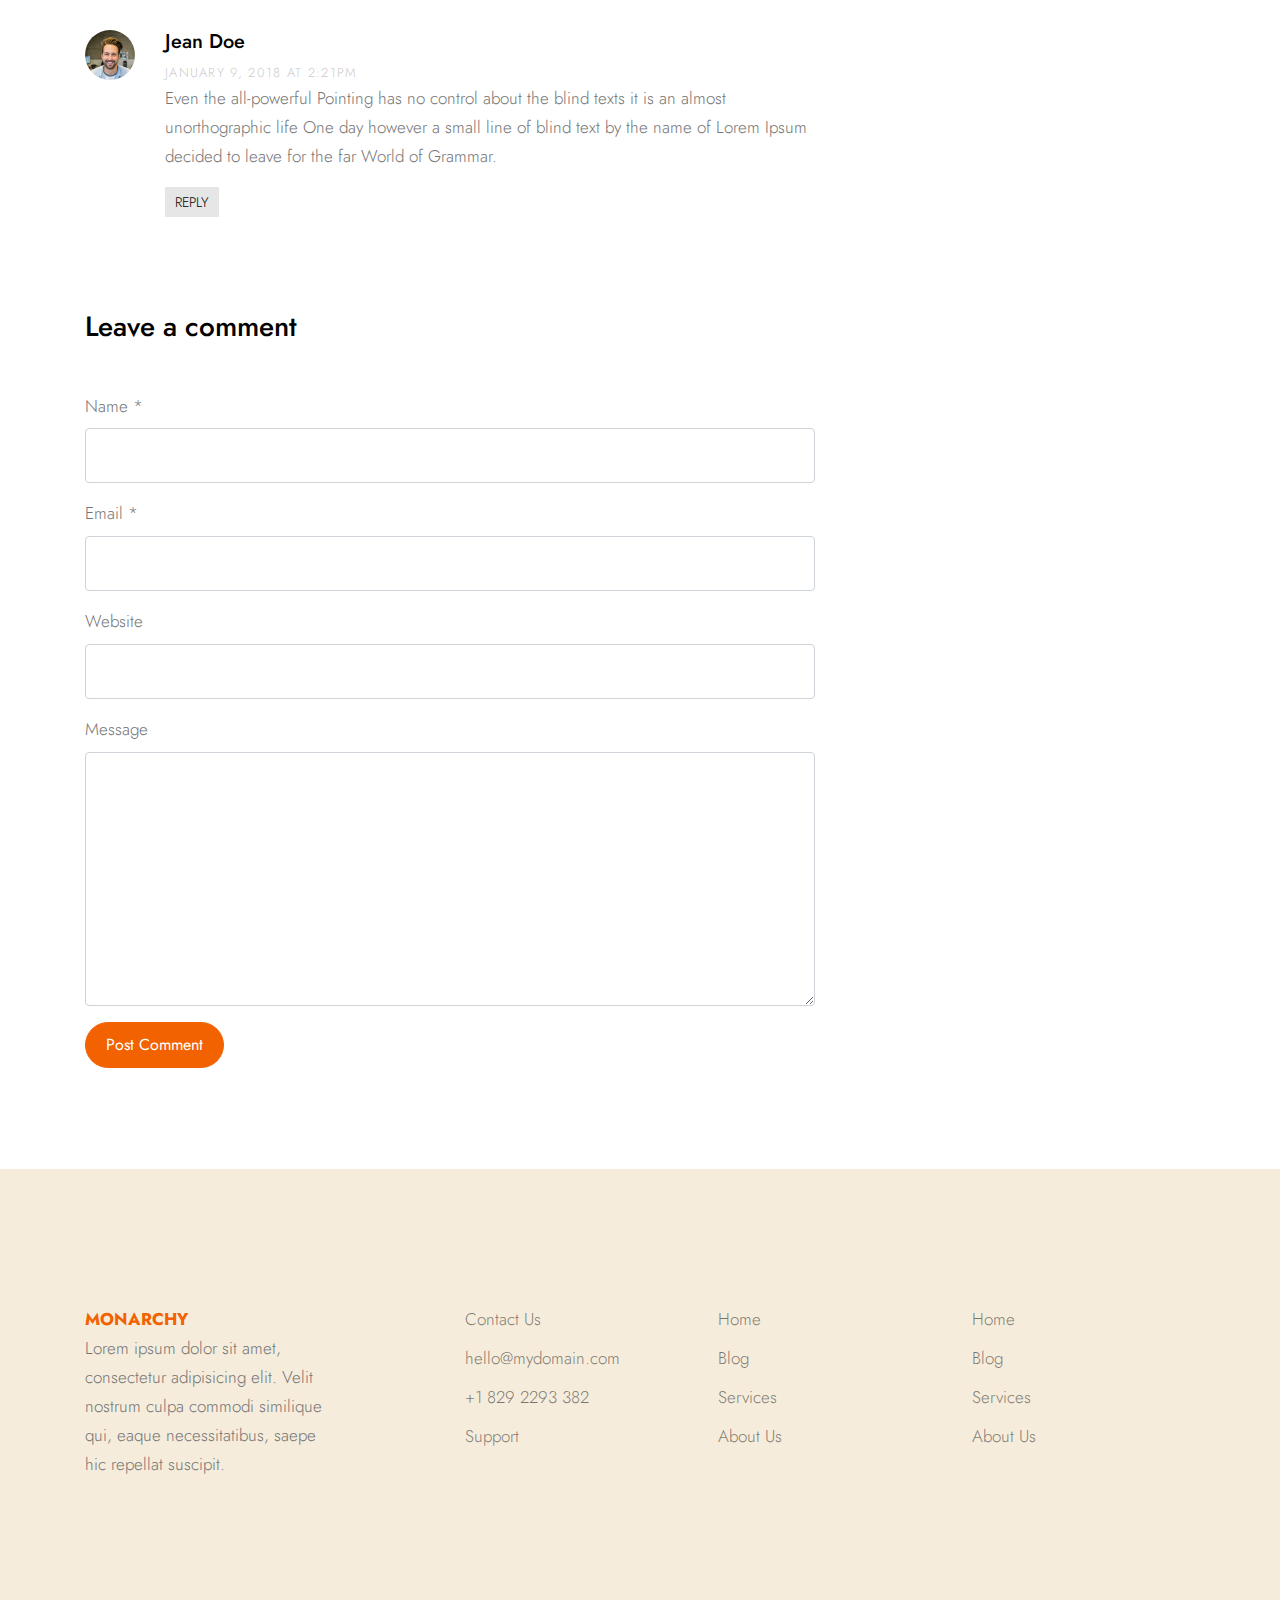
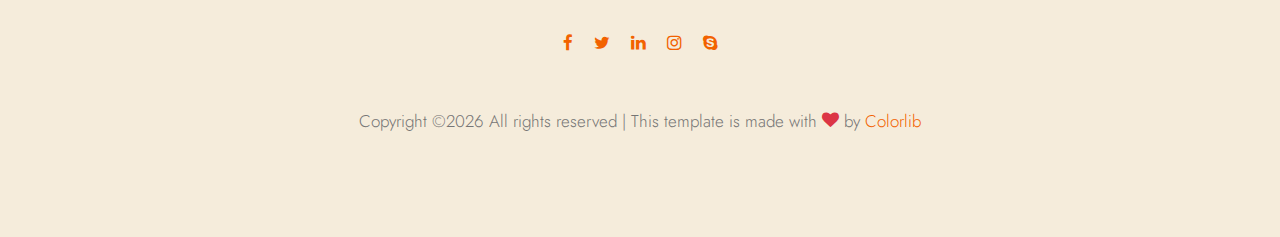
<file: single.html>
<!doctype html>
<html lang="en">

<head>
  <title>Monarchy &mdash; Website Template by Colorlib</title>
  <meta charset="utf-8">
  <meta name="viewport" content="width=device-width, initial-scale=1, shrink-to-fit=no">

  <link href="https://fonts.googleapis.com/css2?family=Jost:wght@400;700&display=swap" rel="stylesheet">

  <link rel="stylesheet" href="fonts/icomoon/style.css">

  <link rel="stylesheet" href="css/bootstrap.min.css">
  <link rel="stylesheet" href="css/bootstrap-datepicker.css">
  <link rel="stylesheet" href="css/jquery.fancybox.min.css">
  <link rel="stylesheet" href="css/owl.carousel.min.css">
  <link rel="stylesheet" href="css/owl.theme.default.min.css">
  <link rel="stylesheet" href="fonts/flaticon/font/flaticon.css">
  <link rel="stylesheet" href="css/aos.css">

  <!-- MAIN CSS -->
  <link rel="stylesheet" href="css/style.css">

</head>

<body data-spy="scroll" data-target=".site-navbar-target" data-offset="300">


  <div class="site-wrap" id="home-section">

    <div class="site-mobile-menu site-navbar-target">
      <div class="site-mobile-menu-header">
        <div class="site-mobile-menu-close mt-3">
          <span class="icon-close2 js-menu-toggle"></span>
        </div>
      </div>
      <div class="site-mobile-menu-body"></div>
    </div>



    <header class="site-navbar site-navbar-target" role="banner">

      <div class="container">
        <div class="row align-items-center position-relative">

          <div class="col-3">
            <div class="site-logo">
              <a href="index.html" class="font-weight-bold">Monarchy</a>
            </div>
          </div>

          <div class="col-9  text-right">


            <span class="d-inline-block d-lg-none"><a href="#" class="text-primary site-menu-toggle js-menu-toggle py-5"><span class="icon-menu h3 text-primary"></span></a></span>



            <nav class="site-navigation text-right ml-auto d-none d-lg-block" role="navigation">
              <ul class="site-menu main-menu js-clone-nav ml-auto ">
                <li><a href="index.html" class="nav-link">Home</a></li>
                <li><a href="portfolio.html" class="nav-link">Portfolio</a></li>
                <li><a href="about.html" class="nav-link">About</a></li>
                <li><a href="services.html" class="nav-link">Services</a></li>
                <li class="active"><a href="blog.html" class="nav-link">Blog</a></li>
                <li><a href="contact.html" class="nav-link">Contact</a></li>
              </ul>
            </nav>
          </div>


        </div>
      </div>

    </header>

    
    <div class="site-section-cover">
      <div class="container">
        <div class="row align-items-center text-center justify-content-center">
          <div class="col-lg-8">
            <h1 class="mb-4">Blog Post Single Page</h1>
            <p class="lead">October 18, 2019 &bullet; <em>by</em> James Smith</p>
            
          </div>
        </div>
      </div>
    </div>


    <div class="site-section">
      <div class="container">
        <div class="row">
          <div class="col-md-8 blog-content">
            <p class="lead">Far far away, behind the word mountains, far from the countries Vokalia and Consonantia, there live the blind texts. Separated they live in Bookmarksgrove right at the coast of the Semantics, a large language ocean.</p>
            <p>A small river named Duden flows by their place and supplies it with the necessary regelialia. It is a paradisematic country, in which roasted parts of sentences fly into your mouth.</p>

            <blockquote><p>Even the all-powerful Pointing has no control about the blind texts it is an almost unorthographic life One day however a small line of blind text by the name of Lorem Ipsum decided to leave for the far World of Grammar.</p></blockquote>

            <p>The Big Oxmox advised her not to do so, because there were thousands of bad Commas, wild Question Marks and devious Semikoli, but the Little Blind Text didn’t listen. She packed her seven versalia, put her initial into the belt and made herself on the way.</p>

            <p>When she reached the first hills of the Italic Mountains, she had a last view back on the skyline of her hometown Bookmarksgrove, the headline of Alphabet Village and the subline of her own road, the Line Lane. Pityful a rethoric question ran over her cheek, then she continued her way.</p>

            <p>A small river named Duden flows by their place and supplies it with the necessary regelialia. It is a paradisematic country, in which roasted parts of sentences fly into your mouth.</p>

            <blockquote><p>Even the all-powerful Pointing has no control about the blind texts it is an almost unorthographic life One day however a small line of blind text by the name of Lorem Ipsum decided to leave for the far World of Grammar.</p></blockquote>

            <p>The Big Oxmox advised her not to do so, because there were thousands of bad Commas, wild Question Marks and devious Semikoli, but the Little Blind Text didn’t listen. She packed her seven versalia, put her initial into the belt and made herself on the way.</p>
            
            <p>When she reached the first hills of the Italic Mountains, she had a last view back on the skyline of her hometown Bookmarksgrove, the headline of Alphabet Village and the subline of her own road, the Line Lane. Pityful a rethoric question ran over her cheek, then she continued her way.</p>


            <div class="pt-5">
              <p>Categories:  <a href="#">Design</a>, <a href="#">Events</a>  Tags: <a href="#">#html</a>, <a href="#">#trends</a></p>
            </div>


            <div class="pt-5">
              <h3 class="mb-5">6 Comments</h3>
              <ul class="comment-list">
                <li class="comment">
                  <div class="vcard bio">
                    <img src="images/person_2.jpg" alt="Image">
                  </div>
                  <div class="comment-body">
                    <h3>Jacob Smith</h3>
                    <div class="meta">January 9, 2018 at 2:21pm</div>
                    <p>When she reached the first hills of the Italic Mountains, she had a last view back on the skyline of her hometown Bookmarksgrove, the headline of Alphabet Village and the subline of her own road, the Line Lane. Pityful a rethoric question ran over her cheek, then she continued her way.</p>
                    <p><a href="#" class="reply">Reply</a></p>
                  </div>
                </li>

                <li class="comment">
                  <div class="vcard bio">
                    <img src="images/person_3.jpg" alt="Image">
                  </div>
                  <div class="comment-body">
                    <h3>Chris Meyer</h3>
                    <div class="meta">January 9, 2018 at 2:21pm</div>
                    <p>Lorem ipsum dolor sit amet, consectetur adipisicing elit. Pariatur quidem laborum necessitatibus, ipsam impedit vitae autem, eum officia, fugiat saepe enim sapiente iste iure! Quam voluptas earum impedit necessitatibus, nihil?</p>
                    <p><a href="#" class="reply">Reply</a></p>
                  </div>

                  <ul class="children">
                    <li class="comment">
                      <div class="vcard bio">
                        <img src="images/person_5.jpg" alt="Image">
                      </div>
                      <div class="comment-body">
                        <h3>Chintan Patel</h3>
                        <div class="meta">January 9, 2018 at 2:21pm</div>
                        <p>Far far away, behind the word mountains, far from the countries Vokalia and Consonantia, there live the blind texts. Separated they live in Bookmarksgrove right at the coast of the Semantics, a large language ocean.</p>
                        <p><a href="#" class="reply">Reply</a></p>
                      </div>


                      <ul class="children">
                        <li class="comment">
                          <div class="vcard bio">
                            <img src="images/person_1.jpg" alt="Image">
                          </div>
                          <div class="comment-body">
                            <h3>Jean Doe</h3>
                            <div class="meta">January 9, 2018 at 2:21pm</div>
                            <p>A small river named Duden flows by their place and supplies it with the necessary regelialia. It is a paradisematic country, in which roasted parts of sentences fly into your mouth.</p>
                            <p><a href="#" class="reply">Reply</a></p>
                          </div>

                          <ul class="children">
                            <li class="comment">
                              <div class="vcard bio">
                                <img src="images/person_4.jpg" alt="Image">
                              </div>
                              <div class="comment-body">
                                <h3>Ben Afflick</h3>
                                <div class="meta">January 9, 2018 at 2:21pm</div>
                                <p>Even the all-powerful Pointing has no control about the blind texts it is an almost unorthographic life One day however a small line of blind text by the name of Lorem Ipsum decided to leave for the far World of Grammar.</p>
                                <p><a href="#" class="reply">Reply</a></p>
                              </div>
                            </li>
                          </ul>
                        </li>
                      </ul>
                    </li>
                  </ul>
                </li>

                <li class="comment">
                  <div class="vcard bio">
                    <img src="images/person_1.jpg" alt="Image">
                  </div>
                  <div class="comment-body">
                    <h3>Jean Doe</h3>
                    <div class="meta">January 9, 2018 at 2:21pm</div>
                    <p>Even the all-powerful Pointing has no control about the blind texts it is an almost unorthographic life One day however a small line of blind text by the name of Lorem Ipsum decided to leave for the far World of Grammar.</p>
                    <p><a href="#" class="reply">Reply</a></p>
                  </div>
                </li>
              </ul>
              <!-- END comment-list -->
              
              <div class="comment-form-wrap pt-5">
                <h3 class="mb-5">Leave a comment</h3>
                <form action="#" class="">
                  <div class="form-group">
                    <label for="name">Name *</label>
                    <input type="text" class="form-control" id="name">
                  </div>
                  <div class="form-group">
                    <label for="email">Email *</label>
                    <input type="email" class="form-control" id="email">
                  </div>
                  <div class="form-group">
                    <label for="website">Website</label>
                    <input type="url" class="form-control" id="website">
                  </div>

                  <div class="form-group">
                    <label for="message">Message</label>
                    <textarea name="" id="message" cols="30" rows="10" class="form-control"></textarea>
                  </div>
                  <div class="form-group">
                    <input type="submit" value="Post Comment" class="btn btn-primary btn-md text-white">
                  </div>

                </form>
              </div>
            </div>

          </div>
          <div class="col-md-4 sidebar">
            <div class="sidebar-box">
              <form action="#" class="search-form">
                <div class="form-group">
                  <span class="icon fa fa-search"></span>
                  <input type="text" class="form-control" placeholder="Type a keyword and hit enter">
                </div>
              </form>
            </div>
            <div class="sidebar-box">
              <div class="categories">
                <h3>Categories</h3>
                <li><a href="#">Creatives <span>(12)</span></a></li>
                <li><a href="#">News <span>(22)</span></a></li>
                <li><a href="#">Design <span>(37)</span></a></li>
                <li><a href="#">HTML <span>(42)</span></a></li>
                <li><a href="#">Web Development <span>(14)</span></a></li>
              </div>
            </div>
            <div class="sidebar-box">
              <img src="images/person_1.jpg" alt="Image" class="img-fluid mb-4 w-50 rounded-circle">
              <h3 class="text-black">About The Author</h3>
              <p>Even the all-powerful Pointing has no control about the blind texts it is an almost unorthographic life One day however a small line of blind text by the name of Lorem Ipsum decided to leave for the far World of Grammar.</p>
              <p><a href="#" class="btn btn-primary btn-md text-white">Read More</a></p>
            </div>

            <div class="sidebar-box">
              <h3 class="text-black">Paragraph</h3>
              <p>When she reached the first hills of the Italic Mountains, she had a last view back on the skyline of her hometown Bookmarksgrove, the headline of Alphabet Village and the subline of her own road, the Line Lane. Pityful a rethoric question ran over her cheek, then she continued her way.</p>
            </div>
          </div>
        </div>
      </div>
    </div>

    <div class="footer site-section">
      <div class="container">
        <div class="row">
          <div class="col-md-3">
            <div class="site-logo-footer">
              <a href="index.html">Monarchy</a>
            </div> 
            <p>Lorem ipsum dolor sit amet, consectetur adipisicing elit. Velit nostrum culpa commodi similique qui, eaque necessitatibus, saepe hic repellat suscipit.</p>
          </div>
          <div class="col-md-8 ml-auto">
            <div class="row">
              <div class="col-md-4 ml-auto">
                <ul class="list-unstyled links">
                  <li><a href="#">Contact Us</a></li>
                  <li><a href="#">hello@mydomain.com</a></li>
                  <li><a href="#">+1 829 2293 382</a></li>
                  <li><a href="#">Support</a></li>
                </ul>
              </div>
              <div class="col-md-4">
                <ul class="list-unstyled links">
                  <li><a href="#">Home</a></li>
                  <li><a href="#">Blog</a></li>
                  <li><a href="#">Services</a></li>
                  <li><a href="#">About Us</a></li>
                </ul>
              </div>
              <div class="col-md-4">
                <ul class="list-unstyled links">
                  <li><a href="#">Home</a></li>
                  <li><a href="#">Blog</a></li>
                  <li><a href="#">Services</a></li>
                  <li><a href="#">About Us</a></li>
                </ul>
              </div>
            </div>
          </div>
        </div>
      </div>
    </div>

    <div class="site-section pt-0 copyright">
      <div class="container">
        <div class="row mb-4 text-center">
          <div class="col">
            <a href="#"><span class="m-2 icon-facebook"></span></a>
            <a href="#"><span class="m-2 icon-twitter"></span></a>
            <a href="#"><span class="m-2 icon-linkedin"></span></a>
            <a href="#"><span class="m-2 icon-instagram"></span></a>
            <a href="#"><span class="m-2 icon-skype"></span></a>
          </div>
        </div>
        <div class="row mt-5 justify-content-center">
          <div class="col-md-7 text-center">
            <p>
              <!-- Link back to Colorlib can't be removed. Template is licensed under CC BY 3.0. -->
              Copyright &copy;<script>document.write(new Date().getFullYear());</script> All rights reserved | This template is made with <i class="icon-heart text-danger" aria-hidden="true"></i> by <a href="https://colorlib.com" target="_blank" >Colorlib</a>
              <!-- Link back to Colorlib can't be removed. Template is licensed under CC BY 3.0. -->
            </p>
          </div>
        </div>
      </div>
    </div>



  </div>

  <script src="js/jquery-3.3.1.min.js"></script>
  <script src="js/jquery-migrate-3.0.0.js"></script>
  <script src="js/popper.min.js"></script>
  <script src="js/bootstrap.min.js"></script>
  <script src="js/owl.carousel.min.js"></script>
  <script src="js/jquery.sticky.js"></script>
  <script src="js/jquery.waypoints.min.js"></script>
  <script src="js/jquery.animateNumber.min.js"></script>
  <script src="js/jquery.fancybox.min.js"></script>
  <script src="js/jquery.stellar.min.js"></script>
  <script src="js/jquery.easing.1.3.js"></script>
  <script src="js/bootstrap-datepicker.min.js"></script>
  <script src="js/isotope.pkgd.min.js"></script>
  <script src="js/aos.js"></script>


  <script src="js/typed.js"></script>
  <script>
    var typed = new Typed('.typed-words', {
      strings: ["Business"," Startups"," Organization", " Company"],
      typeSpeed: 80,
      backSpeed: 80,
      backDelay: 4000,
      startDelay: 1000,
      loop: true,
      showCursor: true
    });
  </script>


  <script src="js/main.js"></script>

</body>

</html>
</file>
<file: fonts/icomoon/style.css>
@font-face {
  font-family: 'icomoon';
  src:  url('fonts/icomoon.eot?10si43');
  src:  url('fonts/icomoon.eot?10si43#iefix') format('embedded-opentype'),
    url('fonts/icomoon.ttf?10si43') format('truetype'),
    url('fonts/icomoon.woff?10si43') format('woff'),
    url('fonts/icomoon.svg?10si43#icomoon') format('svg');
  font-weight: normal;
  font-style: normal;
}

[class^="icon-"], [class*=" icon-"] {
  /* use !important to prevent issues with browser extensions that change fonts */
  font-family: 'icomoon' !important;
  speak: none;
  font-style: normal;
  font-weight: normal;
  font-variant: normal;
  text-transform: none;
  line-height: 1;

  /* Better Font Rendering =========== */
  -webkit-font-smoothing: antialiased;
  -moz-osx-font-smoothing: grayscale;
}

.icon-asterisk:before {
  content: "\f069";
}
.icon-plus:before {
  content: "\f067";
}
.icon-question:before {
  content: "\f128";
}
.icon-minus:before {
  content: "\f068";
}
.icon-glass:before {
  content: "\f000";
}
.icon-music:before {
  content: "\f001";
}
.icon-search:before {
  content: "\f002";
}
.icon-envelope-o:before {
  content: "\f003";
}
.icon-heart:before {
  content: "\f004";
}
.icon-star:before {
  content: "\f005";
}
.icon-star-o:before {
  content: "\f006";
}
.icon-user:before {
  content: "\f007";
}
.icon-film:before {
  content: "\f008";
}
.icon-th-large:before {
  content: "\f009";
}
.icon-th:before {
  content: "\f00a";
}
.icon-th-list:before {
  content: "\f00b";
}
.icon-check:before {
  content: "\f00c";
}
.icon-close:before {
  content: "\f00d";
}
.icon-remove:before {
  content: "\f00d";
}
.icon-times:before {
  content: "\f00d";
}
.icon-search-plus:before {
  content: "\f00e";
}
.icon-search-minus:before {
  content: "\f010";
}
.icon-power-off:before {
  content: "\f011";
}
.icon-signal:before {
  content: "\f012";
}
.icon-cog:before {
  content: "\f013";
}
.icon-gear:before {
  content: "\f013";
}
.icon-trash-o:before {
  content: "\f014";
}
.icon-home:before {
  content: "\f015";
}
.icon-file-o:before {
  content: "\f016";
}
.icon-clock-o:before {
  content: "\f017";
}
.icon-road:before {
  content: "\f018";
}
.icon-download:before {
  content: "\f019";
}
.icon-arrow-circle-o-down:before {
  content: "\f01a";
}
.icon-arrow-circle-o-up:before {
  content: "\f01b";
}
.icon-inbox:before {
  content: "\f01c";
}
.icon-play-circle-o:before {
  content: "\f01d";
}
.icon-repeat:before {
  content: "\f01e";
}
.icon-rotate-right:before {
  content: "\f01e";
}
.icon-refresh:before {
  content: "\f021";
}
.icon-list-alt:before {
  content: "\f022";
}
.icon-lock:before {
  content: "\f023";
}
.icon-flag:before {
  content: "\f024";
}
.icon-headphones:before {
  content: "\f025";
}
.icon-volume-off:before {
  content: "\f026";
}
.icon-volume-down:before {
  content: "\f027";
}
.icon-volume-up:before {
  content: "\f028";
}
.icon-qrcode:before {
  content: "\f029";
}
.icon-barcode:before {
  content: "\f02a";
}
.icon-tag:before {
  content: "\f02b";
}
.icon-tags:before {
  content: "\f02c";
}
.icon-book:before {
  content: "\f02d";
}
.icon-bookmark:before {
  content: "\f02e";
}
.icon-print:before {
  content: "\f02f";
}
.icon-camera:before {
  content: "\f030";
}
.icon-font:before {
  content: "\f031";
}
.icon-bold:before {
  content: "\f032";
}
.icon-italic:before {
  content: "\f033";
}
.icon-text-height:before {
  content: "\f034";
}
.icon-text-width:before {
  content: "\f035";
}
.icon-align-left:before {
  content: "\f036";
}
.icon-align-center:before {
  content: "\f037";
}
.icon-align-right:before {
  content: "\f038";
}
.icon-align-justify:before {
  content: "\f039";
}
.icon-list:before {
  content: "\f03a";
}
.icon-dedent:before {
  content: "\f03b";
}
.icon-outdent:before {
  content: "\f03b";
}
.icon-indent:before {
  content: "\f03c";
}
.icon-video-camera:before {
  content: "\f03d";
}
.icon-image:before {
  content: "\f03e";
}
.icon-photo:before {
  content: "\f03e";
}
.icon-picture-o:before {
  content: "\f03e";
}
.icon-pencil:before {
  content: "\f040";
}
.icon-map-marker:before {
  content: "\f041";
}
.icon-adjust:before {
  content: "\f042";
}
.icon-tint:before {
  content: "\f043";
}
.icon-edit:before {
  content: "\f044";
}
.icon-pencil-square-o:before {
  content: "\f044";
}
.icon-share-square-o:before {
  content: "\f045";
}
.icon-check-square-o:before {
  content: "\f046";
}
.icon-arrows:before {
  content: "\f047";
}
.icon-step-backward:before {
  content: "\f048";
}
.icon-fast-backward:before {
  content: "\f049";
}
.icon-backward:before {
  content: "\f04a";
}
.icon-play:before {
  content: "\f04b";
}
.icon-pause:before {
  content: "\f04c";
}
.icon-stop:before {
  content: "\f04d";
}
.icon-forward:before {
  content: "\f04e";
}
.icon-fast-forward:before {
  content: "\f050";
}
.icon-step-forward:before {
  content: "\f051";
}
.icon-eject:before {
  content: "\f052";
}
.icon-chevron-left:before {
  content: "\f053";
}
.icon-chevron-right:before {
  content: "\f054";
}
.icon-plus-circle:before {
  content: "\f055";
}
.icon-minus-circle:before {
  content: "\f056";
}
.icon-times-circle:before {
  content: "\f057";
}
.icon-check-circle:before {
  content: "\f058";
}
.icon-question-circle:before {
  content: "\f059";
}
.icon-info-circle:before {
  content: "\f05a";
}
.icon-crosshairs:before {
  content: "\f05b";
}
.icon-times-circle-o:before {
  content: "\f05c";
}
.icon-check-circle-o:before {
  content: "\f05d";
}
.icon-ban:before {
  content: "\f05e";
}
.icon-arrow-left:before {
  content: "\f060";
}
.icon-arrow-right:before {
  content: "\f061";
}
.icon-arrow-up:before {
  content: "\f062";
}
.icon-arrow-down:before {
  content: "\f063";
}
.icon-mail-forward:before {
  content: "\f064";
}
.icon-share:before {
  content: "\f064";
}
.icon-expand:before {
  content: "\f065";
}
.icon-compress:before {
  content: "\f066";
}
.icon-exclamation-circle:before {
  content: "\f06a";
}
.icon-gift:before {
  content: "\f06b";
}
.icon-leaf:before {
  content: "\f06c";
}
.icon-fire:before {
  content: "\f06d";
}
.icon-eye:before {
  content: "\f06e";
}
.icon-eye-slash:before {
  content: "\f070";
}
.icon-exclamation-triangle:before {
  content: "\f071";
}
.icon-warning:before {
  content: "\f071";
}
.icon-plane:before {
  content: "\f072";
}
.icon-calendar:before {
  content: "\f073";
}
.icon-random:before {
  content: "\f074";
}
.icon-comment:before {
  content: "\f075";
}
.icon-magnet:before {
  content: "\f076";
}
.icon-chevron-up:before {
  content: "\f077";
}
.icon-chevron-down:before {
  content: "\f078";
}
.icon-retweet:before {
  content: "\f079";
}
.icon-shopping-cart:before {
  content: "\f07a";
}
.icon-folder:before {
  content: "\f07b";
}
.icon-folder-open:before {
  content: "\f07c";
}
.icon-arrows-v:before {
  content: "\f07d";
}
.icon-arrows-h:before {
  content: "\f07e";
}
.icon-bar-chart:before {
  content: "\f080";
}
.icon-bar-chart-o:before {
  content: "\f080";
}
.icon-twitter-square:before {
  content: "\f081";
}
.icon-facebook-square:before {
  content: "\f082";
}
.icon-camera-retro:before {
  content: "\f083";
}
.icon-key:before {
  content: "\f084";
}
.icon-cogs:before {
  content: "\f085";
}
.icon-gears:before {
  content: "\f085";
}
.icon-comments:before {
  content: "\f086";
}
.icon-thumbs-o-up:before {
  content: "\f087";
}
.icon-thumbs-o-down:before {
  content: "\f088";
}
.icon-star-half:before {
  content: "\f089";
}
.icon-heart-o:before {
  content: "\f08a";
}
.icon-sign-out:before {
  content: "\f08b";
}
.icon-linkedin-square:before {
  content: "\f08c";
}
.icon-thumb-tack:before {
  content: "\f08d";
}
.icon-external-link:before {
  content: "\f08e";
}
.icon-sign-in:before {
  content: "\f090";
}
.icon-trophy:before {
  content: "\f091";
}
.icon-github-square:before {
  content: "\f092";
}
.icon-upload:before {
  content: "\f093";
}
.icon-lemon-o:before {
  content: "\f094";
}
.icon-phone:before {
  content: "\f095";
}
.icon-square-o:before {
  content: "\f096";
}
.icon-bookmark-o:before {
  content: "\f097";
}
.icon-phone-square:before {
  content: "\f098";
}
.icon-twitter:before {
  content: "\f099";
}
.icon-facebook:before {
  content: "\f09a";
}
.icon-facebook-f:before {
  content: "\f09a";
}
.icon-github:before {
  content: "\f09b";
}
.icon-unlock:before {
  content: "\f09c";
}
.icon-credit-card:before {
  content: "\f09d";
}
.icon-feed:before {
  content: "\f09e";
}
.icon-rss:before {
  content: "\f09e";
}
.icon-hdd-o:before {
  content: "\f0a0";
}
.icon-bullhorn:before {
  content: "\f0a1";
}
.icon-bell-o:before {
  content: "\f0a2";
}
.icon-certificate:before {
  content: "\f0a3";
}
.icon-hand-o-right:before {
  content: "\f0a4";
}
.icon-hand-o-left:before {
  content: "\f0a5";
}
.icon-hand-o-up:before {
  content: "\f0a6";
}
.icon-hand-o-down:before {
  content: "\f0a7";
}
.icon-arrow-circle-left:before {
  content: "\f0a8";
}
.icon-arrow-circle-right:before {
  content: "\f0a9";
}
.icon-arrow-circle-up:before {
  content: "\f0aa";
}
.icon-arrow-circle-down:before {
  content: "\f0ab";
}
.icon-globe:before {
  content: "\f0ac";
}
.icon-wrench:before {
  content: "\f0ad";
}
.icon-tasks:before {
  content: "\f0ae";
}
.icon-filter:before {
  content: "\f0b0";
}
.icon-briefcase:before {
  content: "\f0b1";
}
.icon-arrows-alt:before {
  content: "\f0b2";
}
.icon-group:before {
  content: "\f0c0";
}
.icon-users:before {
  content: "\f0c0";
}
.icon-chain:before {
  content: "\f0c1";
}
.icon-link:before {
  content: "\f0c1";
}
.icon-cloud:before {
  content: "\f0c2";
}
.icon-flask:before {
  content: "\f0c3";
}
.icon-cut:before {
  content: "\f0c4";
}
.icon-scissors:before {
  content: "\f0c4";
}
.icon-copy:before {
  content: "\f0c5";
}
.icon-files-o:before {
  content: "\f0c5";
}
.icon-paperclip:before {
  content: "\f0c6";
}
.icon-floppy-o:before {
  content: "\f0c7";
}
.icon-save:before {
  content: "\f0c7";
}
.icon-square:before {
  content: "\f0c8";
}
.icon-bars:before {
  content: "\f0c9";
}
.icon-navicon:before {
  content: "\f0c9";
}
.icon-reorder:before {
  content: "\f0c9";
}
.icon-list-ul:before {
  content: "\f0ca";
}
.icon-list-ol:before {
  content: "\f0cb";
}
.icon-strikethrough:before {
  content: "\f0cc";
}
.icon-underline:before {
  content: "\f0cd";
}
.icon-table:before {
  content: "\f0ce";
}
.icon-magic:before {
  content: "\f0d0";
}
.icon-truck:before {
  content: "\f0d1";
}
.icon-pinterest:before {
  content: "\f0d2";
}
.icon-pinterest-square:before {
  content: "\f0d3";
}
.icon-google-plus-square:before {
  content: "\f0d4";
}
.icon-google-plus:before {
  content: "\f0d5";
}
.icon-money:before {
  content: "\f0d6";
}
.icon-caret-down:before {
  content: "\f0d7";
}
.icon-caret-up:before {
  content: "\f0d8";
}
.icon-caret-left:before {
  content: "\f0d9";
}
.icon-caret-right:before {
  content: "\f0da";
}
.icon-columns:before {
  content: "\f0db";
}
.icon-sort:before {
  content: "\f0dc";
}
.icon-unsorted:before {
  content: "\f0dc";
}
.icon-sort-desc:before {
  content: "\f0dd";
}
.icon-sort-down:before {
  content: "\f0dd";
}
.icon-sort-asc:before {
  content: "\f0de";
}
.icon-sort-up:before {
  content: "\f0de";
}
.icon-envelope:before {
  content: "\f0e0";
}
.icon-linkedin:before {
  content: "\f0e1";
}
.icon-rotate-left:before {
  content: "\f0e2";
}
.icon-undo:before {
  content: "\f0e2";
}
.icon-gavel:before {
  content: "\f0e3";
}
.icon-legal:before {
  content: "\f0e3";
}
.icon-dashboard:before {
  content: "\f0e4";
}
.icon-tachometer:before {
  content: "\f0e4";
}
.icon-comment-o:before {
  content: "\f0e5";
}
.icon-comments-o:before {
  content: "\f0e6";
}
.icon-bolt:before {
  content: "\f0e7";
}
.icon-flash:before {
  content: "\f0e7";
}
.icon-sitemap:before {
  content: "\f0e8";
}
.icon-umbrella:before {
  content: "\f0e9";
}
.icon-clipboard:before {
  content: "\f0ea";
}
.icon-paste:before {
  content: "\f0ea";
}
.icon-lightbulb-o:before {
  content: "\f0eb";
}
.icon-exchange:before {
  content: "\f0ec";
}
.icon-cloud-download:before {
  content: "\f0ed";
}
.icon-cloud-upload:before {
  content: "\f0ee";
}
.icon-user-md:before {
  content: "\f0f0";
}
.icon-stethoscope:before {
  content: "\f0f1";
}
.icon-suitcase:before {
  content: "\f0f2";
}
.icon-bell:before {
  content: "\f0f3";
}
.icon-coffee:before {
  content: "\f0f4";
}
.icon-cutlery:before {
  content: "\f0f5";
}
.icon-file-text-o:before {
  content: "\f0f6";
}
.icon-building-o:before {
  content: "\f0f7";
}
.icon-hospital-o:before {
  content: "\f0f8";
}
.icon-ambulance:before {
  content: "\f0f9";
}
.icon-medkit:before {
  content: "\f0fa";
}
.icon-fighter-jet:before {
  content: "\f0fb";
}
.icon-beer:before {
  content: "\f0fc";
}
.icon-h-square:before {
  content: "\f0fd";
}
.icon-plus-square:before {
  content: "\f0fe";
}
.icon-angle-double-left:before {
  content: "\f100";
}
.icon-angle-double-right:before {
  content: "\f101";
}
.icon-angle-double-up:before {
  content: "\f102";
}
.icon-angle-double-down:before {
  content: "\f103";
}
.icon-angle-left:before {
  content: "\f104";
}
.icon-angle-right:before {
  content: "\f105";
}
.icon-angle-up:before {
  content: "\f106";
}
.icon-angle-down:before {
  content: "\f107";
}
.icon-desktop:before {
  content: "\f108";
}
.icon-laptop:before {
  content: "\f109";
}
.icon-tablet:before {
  content: "\f10a";
}
.icon-mobile:before {
  content: "\f10b";
}
.icon-mobile-phone:before {
  content: "\f10b";
}
.icon-circle-o:before {
  content: "\f10c";
}
.icon-quote-left:before {
  content: "\f10d";
}
.icon-quote-right:before {
  content: "\f10e";
}
.icon-spinner:before {
  content: "\f110";
}
.icon-circle:before {
  content: "\f111";
}
.icon-mail-reply:before {
  content: "\f112";
}
.icon-reply:before {
  content: "\f112";
}
.icon-github-alt:before {
  content: "\f113";
}
.icon-folder-o:before {
  content: "\f114";
}
.icon-folder-open-o:before {
  content: "\f115";
}
.icon-smile-o:before {
  content: "\f118";
}
.icon-frown-o:before {
  content: "\f119";
}
.icon-meh-o:before {
  content: "\f11a";
}
.icon-gamepad:before {
  content: "\f11b";
}
.icon-keyboard-o:before {
  content: "\f11c";
}
.icon-flag-o:before {
  content: "\f11d";
}
.icon-flag-checkered:before {
  content: "\f11e";
}
.icon-terminal:before {
  content: "\f120";
}
.icon-code:before {
  content: "\f121";
}
.icon-mail-reply-all:before {
  content: "\f122";
}
.icon-reply-all:before {
  content: "\f122";
}
.icon-star-half-empty:before {
  content: "\f123";
}
.icon-star-half-full:before {
  content: "\f123";
}
.icon-star-half-o:before {
  content: "\f123";
}
.icon-location-arrow:before {
  content: "\f124";
}
.icon-crop:before {
  content: "\f125";
}
.icon-code-fork:before {
  content: "\f126";
}
.icon-chain-broken:before {
  content: "\f127";
}
.icon-unlink:before {
  content: "\f127";
}
.icon-info:before {
  content: "\f129";
}
.icon-exclamation:before {
  content: "\f12a";
}
.icon-superscript:before {
  content: "\f12b";
}
.icon-subscript:before {
  content: "\f12c";
}
.icon-eraser:before {
  content: "\f12d";
}
.icon-puzzle-piece:before {
  content: "\f12e";
}
.icon-microphone:before {
  content: "\f130";
}
.icon-microphone-slash:before {
  content: "\f131";
}
.icon-shield:before {
  content: "\f132";
}
.icon-calendar-o:before {
  content: "\f133";
}
.icon-fire-extinguisher:before {
  content: "\f134";
}
.icon-rocket:before {
  content: "\f135";
}
.icon-maxcdn:before {
  content: "\f136";
}
.icon-chevron-circle-left:before {
  content: "\f137";
}
.icon-chevron-circle-right:before {
  content: "\f138";
}
.icon-chevron-circle-up:before {
  content: "\f139";
}
.icon-chevron-circle-down:before {
  content: "\f13a";
}
.icon-html5:before {
  content: "\f13b";
}
.icon-css3:before {
  content: "\f13c";
}
.icon-anchor:before {
  content: "\f13d";
}
.icon-unlock-alt:before {
  content: "\f13e";
}
.icon-bullseye:before {
  content: "\f140";
}
.icon-ellipsis-h:before {
  content: "\f141";
}
.icon-ellipsis-v:before {
  content: "\f142";
}
.icon-rss-square:before {
  content: "\f143";
}
.icon-play-circle:before {
  content: "\f144";
}
.icon-ticket:before {
  content: "\f145";
}
.icon-minus-square:before {
  content: "\f146";
}
.icon-minus-square-o:before {
  content: "\f147";
}
.icon-level-up:before {
  content: "\f148";
}
.icon-level-down:before {
  content: "\f149";
}
.icon-check-square:before {
  content: "\f14a";
}
.icon-pencil-square:before {
  content: "\f14b";
}
.icon-external-link-square:before {
  content: "\f14c";
}
.icon-share-square:before {
  content: "\f14d";
}
.icon-compass:before {
  content: "\f14e";
}
.icon-caret-square-o-down:before {
  content: "\f150";
}
.icon-toggle-down:before {
  content: "\f150";
}
.icon-caret-square-o-up:before {
  content: "\f151";
}
.icon-toggle-up:before {
  content: "\f151";
}
.icon-caret-square-o-right:before {
  content: "\f152";
}
.icon-toggle-right:before {
  content: "\f152";
}
.icon-eur:before {
  content: "\f153";
}
.icon-euro:before {
  content: "\f153";
}
.icon-gbp:before {
  content: "\f154";
}
.icon-dollar:before {
  content: "\f155";
}
.icon-usd:before {
  content: "\f155";
}
.icon-inr:before {
  content: "\f156";
}
.icon-rupee:before {
  content: "\f156";
}
.icon-cny:before {
  content: "\f157";
}
.icon-jpy:before {
  content: "\f157";
}
.icon-rmb:before {
  content: "\f157";
}
.icon-yen:before {
  content: "\f157";
}
.icon-rouble:before {
  content: "\f158";
}
.icon-rub:before {
  content: "\f158";
}
.icon-ruble:before {
  content: "\f158";
}
.icon-krw:before {
  content: "\f159";
}
.icon-won:before {
  content: "\f159";
}
.icon-bitcoin:before {
  content: "\f15a";
}
.icon-btc:before {
  content: "\f15a";
}
.icon-file:before {
  content: "\f15b";
}
.icon-file-text:before {
  content: "\f15c";
}
.icon-sort-alpha-asc:before {
  content: "\f15d";
}
.icon-sort-alpha-desc:before {
  content: "\f15e";
}
.icon-sort-amount-asc:before {
  content: "\f160";
}
.icon-sort-amount-desc:before {
  content: "\f161";
}
.icon-sort-numeric-asc:before {
  content: "\f162";
}
.icon-sort-numeric-desc:before {
  content: "\f163";
}
.icon-thumbs-up:before {
  content: "\f164";
}
.icon-thumbs-down:before {
  content: "\f165";
}
.icon-youtube-square:before {
  content: "\f166";
}
.icon-youtube:before {
  content: "\f167";
}
.icon-xing:before {
  content: "\f168";
}
.icon-xing-square:before {
  content: "\f169";
}
.icon-youtube-play:before {
  content: "\f16a";
}
.icon-dropbox:before {
  content: "\f16b";
}
.icon-stack-overflow:before {
  content: "\f16c";
}
.icon-instagram:before {
  content: "\f16d";
}
.icon-flickr:before {
  content: "\f16e";
}
.icon-adn:before {
  content: "\f170";
}
.icon-bitbucket:before {
  content: "\f171";
}
.icon-bitbucket-square:before {
  content: "\f172";
}
.icon-tumblr:before {
  content: "\f173";
}
.icon-tumblr-square:before {
  content: "\f174";
}
.icon-long-arrow-down:before {
  content: "\f175";
}
.icon-long-arrow-up:before {
  content: "\f176";
}
.icon-long-arrow-left:before {
  content: "\f177";
}
.icon-long-arrow-right:before {
  content: "\f178";
}
.icon-apple:before {
  content: "\f179";
}
.icon-windows:before {
  content: "\f17a";
}
.icon-android:before {
  content: "\f17b";
}
.icon-linux:before {
  content: "\f17c";
}
.icon-dribbble:before {
  content: "\f17d";
}
.icon-skype:before {
  content: "\f17e";
}
.icon-foursquare:before {
  content: "\f180";
}
.icon-trello:before {
  content: "\f181";
}
.icon-female:before {
  content: "\f182";
}
.icon-male:before {
  content: "\f183";
}
.icon-gittip:before {
  content: "\f184";
}
.icon-gratipay:before {
  content: "\f184";
}
.icon-sun-o:before {
  content: "\f185";
}
.icon-moon-o:before {
  content: "\f186";
}
.icon-archive:before {
  content: "\f187";
}
.icon-bug:before {
  content: "\f188";
}
.icon-vk:before {
  content: "\f189";
}
.icon-weibo:before {
  content: "\f18a";
}
.icon-renren:before {
  content: "\f18b";
}
.icon-pagelines:before {
  content: "\f18c";
}
.icon-stack-exchange:before {
  content: "\f18d";
}
.icon-arrow-circle-o-right:before {
  content: "\f18e";
}
.icon-arrow-circle-o-left:before {
  content: "\f190";
}
.icon-caret-square-o-left:before {
  content: "\f191";
}
.icon-toggle-left:before {
  content: "\f191";
}
.icon-dot-circle-o:before {
  content: "\f192";
}
.icon-wheelchair:before {
  content: "\f193";
}
.icon-vimeo-square:before {
  content: "\f194";
}
.icon-try:before {
  content: "\f195";
}
.icon-turkish-lira:before {
  content: "\f195";
}
.icon-plus-square-o:before {
  content: "\f196";
}
.icon-space-shuttle:before {
  content: "\f197";
}
.icon-slack:before {
  content: "\f198";
}
.icon-envelope-square:before {
  content: "\f199";
}
.icon-wordpress:before {
  content: "\f19a";
}
.icon-openid:before {
  content: "\f19b";
}
.icon-bank:before {
  content: "\f19c";
}
.icon-institution:before {
  content: "\f19c";
}
.icon-university:before {
  content: "\f19c";
}
.icon-graduation-cap:before {
  content: "\f19d";
}
.icon-mortar-board:before {
  content: "\f19d";
}
.icon-yahoo:before {
  content: "\f19e";
}
.icon-google:before {
  content: "\f1a0";
}
.icon-reddit:before {
  content: "\f1a1";
}
.icon-reddit-square:before {
  content: "\f1a2";
}
.icon-stumbleupon-circle:before {
  content: "\f1a3";
}
.icon-stumbleupon:before {
  content: "\f1a4";
}
.icon-delicious:before {
  content: "\f1a5";
}
.icon-digg:before {
  content: "\f1a6";
}
.icon-pied-piper-pp:before {
  content: "\f1a7";
}
.icon-pied-piper-alt:before {
  content: "\f1a8";
}
.icon-drupal:before {
  content: "\f1a9";
}
.icon-joomla:before {
  content: "\f1aa";
}
.icon-language:before {
  content: "\f1ab";
}
.icon-fax:before {
  content: "\f1ac";
}
.icon-building:before {
  content: "\f1ad";
}
.icon-child:before {
  content: "\f1ae";
}
.icon-paw:before {
  content: "\f1b0";
}
.icon-spoon:before {
  content: "\f1b1";
}
.icon-cube:before {
  content: "\f1b2";
}
.icon-cubes:before {
  content: "\f1b3";
}
.icon-behance:before {
  content: "\f1b4";
}
.icon-behance-square:before {
  content: "\f1b5";
}
.icon-steam:before {
  content: "\f1b6";
}
.icon-steam-square:before {
  content: "\f1b7";
}
.icon-recycle:before {
  content: "\f1b8";
}
.icon-automobile:before {
  content: "\f1b9";
}
.icon-car:before {
  content: "\f1b9";
}
.icon-cab:before {
  content: "\f1ba";
}
.icon-taxi:before {
  content: "\f1ba";
}
.icon-tree:before {
  content: "\f1bb";
}
.icon-spotify:before {
  content: "\f1bc";
}
.icon-deviantart:before {
  content: "\f1bd";
}
.icon-soundcloud:before {
  content: "\f1be";
}
.icon-database:before {
  content: "\f1c0";
}
.icon-file-pdf-o:before {
  content: "\f1c1";
}
.icon-file-word-o:before {
  content: "\f1c2";
}
.icon-file-excel-o:before {
  content: "\f1c3";
}
.icon-file-powerpoint-o:before {
  content: "\f1c4";
}
.icon-file-image-o:before {
  content: "\f1c5";
}
.icon-file-photo-o:before {
  content: "\f1c5";
}
.icon-file-picture-o:before {
  content: "\f1c5";
}
.icon-file-archive-o:before {
  content: "\f1c6";
}
.icon-file-zip-o:before {
  content: "\f1c6";
}
.icon-file-audio-o:before {
  content: "\f1c7";
}
.icon-file-sound-o:before {
  content: "\f1c7";
}
.icon-file-movie-o:before {
  content: "\f1c8";
}
.icon-file-video-o:before {
  content: "\f1c8";
}
.icon-file-code-o:before {
  content: "\f1c9";
}
.icon-vine:before {
  content: "\f1ca";
}
.icon-codepen:before {
  content: "\f1cb";
}
.icon-jsfiddle:before {
  content: "\f1cc";
}
.icon-life-bouy:before {
  content: "\f1cd";
}
.icon-life-buoy:before {
  content: "\f1cd";
}
.icon-life-ring:before {
  content: "\f1cd";
}
.icon-life-saver:before {
  content: "\f1cd";
}
.icon-support:before {
  content: "\f1cd";
}
.icon-circle-o-notch:before {
  content: "\f1ce";
}
.icon-ra:before {
  content: "\f1d0";
}
.icon-rebel:before {
  content: "\f1d0";
}
.icon-resistance:before {
  content: "\f1d0";
}
.icon-empire:before {
  content: "\f1d1";
}
.icon-ge:before {
  content: "\f1d1";
}
.icon-git-square:before {
  content: "\f1d2";
}
.icon-git:before {
  content: "\f1d3";
}
.icon-hacker-news:before {
  content: "\f1d4";
}
.icon-y-combinator-square:before {
  content: "\f1d4";
}
.icon-yc-square:before {
  content: "\f1d4";
}
.icon-tencent-weibo:before {
  content: "\f1d5";
}
.icon-qq:before {
  content: "\f1d6";
}
.icon-wechat:before {
  content: "\f1d7";
}
.icon-weixin:before {
  content: "\f1d7";
}
.icon-paper-plane:before {
  content: "\f1d8";
}
.icon-send:before {
  content: "\f1d8";
}
.icon-paper-plane-o:before {
  content: "\f1d9";
}
.icon-send-o:before {
  content: "\f1d9";
}
.icon-history:before {
  content: "\f1da";
}
.icon-circle-thin:before {
  content: "\f1db";
}
.icon-header:before {
  content: "\f1dc";
}
.icon-paragraph:before {
  content: "\f1dd";
}
.icon-sliders:before {
  content: "\f1de";
}
.icon-share-alt:before {
  content: "\f1e0";
}
.icon-share-alt-square:before {
  content: "\f1e1";
}
.icon-bomb:before {
  content: "\f1e2";
}
.icon-futbol-o:before {
  content: "\f1e3";
}
.icon-soccer-ball-o:before {
  content: "\f1e3";
}
.icon-tty:before {
  content: "\f1e4";
}
.icon-binoculars:before {
  content: "\f1e5";
}
.icon-plug:before {
  content: "\f1e6";
}
.icon-slideshare:before {
  content: "\f1e7";
}
.icon-twitch:before {
  content: "\f1e8";
}
.icon-yelp:before {
  content: "\f1e9";
}
.icon-newspaper-o:before {
  content: "\f1ea";
}
.icon-wifi:before {
  content: "\f1eb";
}
.icon-calculator:before {
  content: "\f1ec";
}
.icon-paypal:before {
  content: "\f1ed";
}
.icon-google-wallet:before {
  content: "\f1ee";
}
.icon-cc-visa:before {
  content: "\f1f0";
}
.icon-cc-mastercard:before {
  content: "\f1f1";
}
.icon-cc-discover:before {
  content: "\f1f2";
}
.icon-cc-amex:before {
  content: "\f1f3";
}
.icon-cc-paypal:before {
  content: "\f1f4";
}
.icon-cc-stripe:before {
  content: "\f1f5";
}
.icon-bell-slash:before {
  content: "\f1f6";
}
.icon-bell-slash-o:before {
  content: "\f1f7";
}
.icon-trash:before {
  content: "\f1f8";
}
.icon-copyright:before {
  content: "\f1f9";
}
.icon-at:before {
  content: "\f1fa";
}
.icon-eyedropper:before {
  content: "\f1fb";
}
.icon-paint-brush:before {
  content: "\f1fc";
}
.icon-birthday-cake:before {
  content: "\f1fd";
}
.icon-area-chart:before {
  content: "\f1fe";
}
.icon-pie-chart:before {
  content: "\f200";
}
.icon-line-chart:before {
  content: "\f201";
}
.icon-lastfm:before {
  content: "\f202";
}
.icon-lastfm-square:before {
  content: "\f203";
}
.icon-toggle-off:before {
  content: "\f204";
}
.icon-toggle-on:before {
  content: "\f205";
}
.icon-bicycle:before {
  content: "\f206";
}
.icon-bus:before {
  content: "\f207";
}
.icon-ioxhost:before {
  content: "\f208";
}
.icon-angellist:before {
  content: "\f209";
}
.icon-cc:before {
  content: "\f20a";
}
.icon-ils:before {
  content: "\f20b";
}
.icon-shekel:before {
  content: "\f20b";
}
.icon-sheqel:before {
  content: "\f20b";
}
.icon-meanpath:before {
  content: "\f20c";
}
.icon-buysellads:before {
  content: "\f20d";
}
.icon-connectdevelop:before {
  content: "\f20e";
}
.icon-dashcube:before {
  content: "\f210";
}
.icon-forumbee:before {
  content: "\f211";
}
.icon-leanpub:before {
  content: "\f212";
}
.icon-sellsy:before {
  content: "\f213";
}
.icon-shirtsinbulk:before {
  content: "\f214";
}
.icon-simplybuilt:before {
  content: "\f215";
}
.icon-skyatlas:before {
  content: "\f216";
}
.icon-cart-plus:before {
  content: "\f217";
}
.icon-cart-arrow-down:before {
  content: "\f218";
}
.icon-diamond:before {
  content: "\f219";
}
.icon-ship:before {
  content: "\f21a";
}
.icon-user-secret:before {
  content: "\f21b";
}
.icon-motorcycle:before {
  content: "\f21c";
}
.icon-street-view:before {
  content: "\f21d";
}
.icon-heartbeat:before {
  content: "\f21e";
}
.icon-venus:before {
  content: "\f221";
}
.icon-mars:before {
  content: "\f222";
}
.icon-mercury:before {
  content: "\f223";
}
.icon-intersex:before {
  content: "\f224";
}
.icon-transgender:before {
  content: "\f224";
}
.icon-transgender-alt:before {
  content: "\f225";
}
.icon-venus-double:before {
  content: "\f226";
}
.icon-mars-double:before {
  content: "\f227";
}
.icon-venus-mars:before {
  content: "\f228";
}
.icon-mars-stroke:before {
  content: "\f229";
}
.icon-mars-stroke-v:before {
  content: "\f22a";
}
.icon-mars-stroke-h:before {
  content: "\f22b";
}
.icon-neuter:before {
  content: "\f22c";
}
.icon-genderless:before {
  content: "\f22d";
}
.icon-facebook-official:before {
  content: "\f230";
}
.icon-pinterest-p:before {
  content: "\f231";
}
.icon-whatsapp:before {
  content: "\f232";
}
.icon-server:before {
  content: "\f233";
}
.icon-user-plus:before {
  content: "\f234";
}
.icon-user-times:before {
  content: "\f235";
}
.icon-bed:before {
  content: "\f236";
}
.icon-hotel:before {
  content: "\f236";
}
.icon-viacoin:before {
  content: "\f237";
}
.icon-train:before {
  content: "\f238";
}
.icon-subway:before {
  content: "\f239";
}
.icon-medium:before {
  content: "\f23a";
}
.icon-y-combinator:before {
  content: "\f23b";
}
.icon-yc:before {
  content: "\f23b";
}
.icon-optin-monster:before {
  content: "\f23c";
}
.icon-opencart:before {
  content: "\f23d";
}
.icon-expeditedssl:before {
  content: "\f23e";
}
.icon-battery:before {
  content: "\f240";
}
.icon-battery-4:before {
  content: "\f240";
}
.icon-battery-full:before {
  content: "\f240";
}
.icon-battery-3:before {
  content: "\f241";
}
.icon-battery-three-quarters:before {
  content: "\f241";
}
.icon-battery-2:before {
  content: "\f242";
}
.icon-battery-half:before {
  content: "\f242";
}
.icon-battery-1:before {
  content: "\f243";
}
.icon-battery-quarter:before {
  content: "\f243";
}
.icon-battery-0:before {
  content: "\f244";
}
.icon-battery-empty:before {
  content: "\f244";
}
.icon-mouse-pointer:before {
  content: "\f245";
}
.icon-i-cursor:before {
  content: "\f246";
}
.icon-object-group:before {
  content: "\f247";
}
.icon-object-ungroup:before {
  content: "\f248";
}
.icon-sticky-note:before {
  content: "\f249";
}
.icon-sticky-note-o:before {
  content: "\f24a";
}
.icon-cc-jcb:before {
  content: "\f24b";
}
.icon-cc-diners-club:before {
  content: "\f24c";
}
.icon-clone:before {
  content: "\f24d";
}
.icon-balance-scale:before {
  content: "\f24e";
}
.icon-hourglass-o:before {
  content: "\f250";
}
.icon-hourglass-1:before {
  content: "\f251";
}
.icon-hourglass-start:before {
  content: "\f251";
}
.icon-hourglass-2:before {
  content: "\f252";
}
.icon-hourglass-half:before {
  content: "\f252";
}
.icon-hourglass-3:before {
  content: "\f253";
}
.icon-hourglass-end:before {
  content: "\f253";
}
.icon-hourglass:before {
  content: "\f254";
}
.icon-hand-grab-o:before {
  content: "\f255";
}
.icon-hand-rock-o:before {
  content: "\f255";
}
.icon-hand-paper-o:before {
  content: "\f256";
}
.icon-hand-stop-o:before {
  content: "\f256";
}
.icon-hand-scissors-o:before {
  content: "\f257";
}
.icon-hand-lizard-o:before {
  content: "\f258";
}
.icon-hand-spock-o:before {
  content: "\f259";
}
.icon-hand-pointer-o:before {
  content: "\f25a";
}
.icon-hand-peace-o:before {
  content: "\f25b";
}
.icon-trademark:before {
  content: "\f25c";
}
.icon-registered:before {
  content: "\f25d";
}
.icon-creative-commons:before {
  content: "\f25e";
}
.icon-gg:before {
  content: "\f260";
}
.icon-gg-circle:before {
  content: "\f261";
}
.icon-tripadvisor:before {
  content: "\f262";
}
.icon-odnoklassniki:before {
  content: "\f263";
}
.icon-odnoklassniki-square:before {
  content: "\f264";
}
.icon-get-pocket:before {
  content: "\f265";
}
.icon-wikipedia-w:before {
  content: "\f266";
}
.icon-safari:before {
  content: "\f267";
}
.icon-chrome:before {
  content: "\f268";
}
.icon-firefox:before {
  content: "\f269";
}
.icon-opera:before {
  content: "\f26a";
}
.icon-internet-explorer:before {
  content: "\f26b";
}
.icon-television:before {
  content: "\f26c";
}
.icon-tv:before {
  content: "\f26c";
}
.icon-contao:before {
  content: "\f26d";
}
.icon-500px:before {
  content: "\f26e";
}
.icon-amazon:before {
  content: "\f270";
}
.icon-calendar-plus-o:before {
  content: "\f271";
}
.icon-calendar-minus-o:before {
  content: "\f272";
}
.icon-calendar-times-o:before {
  content: "\f273";
}
.icon-calendar-check-o:before {
  content: "\f274";
}
.icon-industry:before {
  content: "\f275";
}
.icon-map-pin:before {
  content: "\f276";
}
.icon-map-signs:before {
  content: "\f277";
}
.icon-map-o:before {
  content: "\f278";
}
.icon-map:before {
  content: "\f279";
}
.icon-commenting:before {
  content: "\f27a";
}
.icon-commenting-o:before {
  content: "\f27b";
}
.icon-houzz:before {
  content: "\f27c";
}
.icon-vimeo:before {
  content: "\f27d";
}
.icon-black-tie:before {
  content: "\f27e";
}
.icon-fonticons:before {
  content: "\f280";
}
.icon-reddit-alien:before {
  content: "\f281";
}
.icon-edge:before {
  content: "\f282";
}
.icon-credit-card-alt:before {
  content: "\f283";
}
.icon-codiepie:before {
  content: "\f284";
}
.icon-modx:before {
  content: "\f285";
}
.icon-fort-awesome:before {
  content: "\f286";
}
.icon-usb:before {
  content: "\f287";
}
.icon-product-hunt:before {
  content: "\f288";
}
.icon-mixcloud:before {
  content: "\f289";
}
.icon-scribd:before {
  content: "\f28a";
}
.icon-pause-circle:before {
  content: "\f28b";
}
.icon-pause-circle-o:before {
  content: "\f28c";
}
.icon-stop-circle:before {
  content: "\f28d";
}
.icon-stop-circle-o:before {
  content: "\f28e";
}
.icon-shopping-bag:before {
  content: "\f290";
}
.icon-shopping-basket:before {
  content: "\f291";
}
.icon-hashtag:before {
  content: "\f292";
}
.icon-bluetooth:before {
  content: "\f293";
}
.icon-bluetooth-b:before {
  content: "\f294";
}
.icon-percent:before {
  content: "\f295";
}
.icon-gitlab:before {
  content: "\f296";
}
.icon-wpbeginner:before {
  content: "\f297";
}
.icon-wpforms:before {
  content: "\f298";
}
.icon-envira:before {
  content: "\f299";
}
.icon-universal-access:before {
  content: "\f29a";
}
.icon-wheelchair-alt:before {
  content: "\f29b";
}
.icon-question-circle-o:before {
  content: "\f29c";
}
.icon-blind:before {
  content: "\f29d";
}
.icon-audio-description:before {
  content: "\f29e";
}
.icon-volume-control-phone:before {
  content: "\f2a0";
}
.icon-braille:before {
  content: "\f2a1";
}
.icon-assistive-listening-systems:before {
  content: "\f2a2";
}
.icon-american-sign-language-interpreting:before {
  content: "\f2a3";
}
.icon-asl-interpreting:before {
  content: "\f2a3";
}
.icon-deaf:before {
  content: "\f2a4";
}
.icon-deafness:before {
  content: "\f2a4";
}
.icon-hard-of-hearing:before {
  content: "\f2a4";
}
.icon-glide:before {
  content: "\f2a5";
}
.icon-glide-g:before {
  content: "\f2a6";
}
.icon-sign-language:before {
  content: "\f2a7";
}
.icon-signing:before {
  content: "\f2a7";
}
.icon-low-vision:before {
  content: "\f2a8";
}
.icon-viadeo:before {
  content: "\f2a9";
}
.icon-viadeo-square:before {
  content: "\f2aa";
}
.icon-snapchat:before {
  content: "\f2ab";
}
.icon-snapchat-ghost:before {
  content: "\f2ac";
}
.icon-snapchat-square:before {
  content: "\f2ad";
}
.icon-pied-piper:before {
  content: "\f2ae";
}
.icon-first-order:before {
  content: "\f2b0";
}
.icon-yoast:before {
  content: "\f2b1";
}
.icon-themeisle:before {
  content: "\f2b2";
}
.icon-google-plus-circle:before {
  content: "\f2b3";
}
.icon-google-plus-official:before {
  content: "\f2b3";
}
.icon-fa:before {
  content: "\f2b4";
}
.icon-font-awesome:before {
  content: "\f2b4";
}
.icon-handshake-o:before {
  content: "\f2b5";
}
.icon-envelope-open:before {
  content: "\f2b6";
}
.icon-envelope-open-o:before {
  content: "\f2b7";
}
.icon-linode:before {
  content: "\f2b8";
}
.icon-address-book:before {
  content: "\f2b9";
}
.icon-address-book-o:before {
  content: "\f2ba";
}
.icon-address-card:before {
  content: "\f2bb";
}
.icon-vcard:before {
  content: "\f2bb";
}
.icon-address-card-o:before {
  content: "\f2bc";
}
.icon-vcard-o:before {
  content: "\f2bc";
}
.icon-user-circle:before {
  content: "\f2bd";
}
.icon-user-circle-o:before {
  content: "\f2be";
}
.icon-user-o:before {
  content: "\f2c0";
}
.icon-id-badge:before {
  content: "\f2c1";
}
.icon-drivers-license:before {
  content: "\f2c2";
}
.icon-id-card:before {
  content: "\f2c2";
}
.icon-drivers-license-o:before {
  content: "\f2c3";
}
.icon-id-card-o:before {
  content: "\f2c3";
}
.icon-quora:before {
  content: "\f2c4";
}
.icon-free-code-camp:before {
  content: "\f2c5";
}
.icon-telegram:before {
  content: "\f2c6";
}
.icon-thermometer:before {
  content: "\f2c7";
}
.icon-thermometer-4:before {
  content: "\f2c7";
}
.icon-thermometer-full:before {
  content: "\f2c7";
}
.icon-thermometer-3:before {
  content: "\f2c8";
}
.icon-thermometer-three-quarters:before {
  content: "\f2c8";
}
.icon-thermometer-2:before {
  content: "\f2c9";
}
.icon-thermometer-half:before {
  content: "\f2c9";
}
.icon-thermometer-1:before {
  content: "\f2ca";
}
.icon-thermometer-quarter:before {
  content: "\f2ca";
}
.icon-thermometer-0:before {
  content: "\f2cb";
}
.icon-thermometer-empty:before {
  content: "\f2cb";
}
.icon-shower:before {
  content: "\f2cc";
}
.icon-bath:before {
  content: "\f2cd";
}
.icon-bathtub:before {
  content: "\f2cd";
}
.icon-s15:before {
  content: "\f2cd";
}
.icon-podcast:before {
  content: "\f2ce";
}
.icon-window-maximize:before {
  content: "\f2d0";
}
.icon-window-minimize:before {
  content: "\f2d1";
}
.icon-window-restore:before {
  content: "\f2d2";
}
.icon-times-rectangle:before {
  content: "\f2d3";
}
.icon-window-close:before {
  content: "\f2d3";
}
.icon-times-rectangle-o:before {
  content: "\f2d4";
}
.icon-window-close-o:before {
  content: "\f2d4";
}
.icon-bandcamp:before {
  content: "\f2d5";
}
.icon-grav:before {
  content: "\f2d6";
}
.icon-etsy:before {
  content: "\f2d7";
}
.icon-imdb:before {
  content: "\f2d8";
}
.icon-ravelry:before {
  content: "\f2d9";
}
.icon-eercast:before {
  content: "\f2da";
}
.icon-microchip:before {
  content: "\f2db";
}
.icon-snowflake-o:before {
  content: "\f2dc";
}
.icon-superpowers:before {
  content: "\f2dd";
}
.icon-wpexplorer:before {
  content: "\f2de";
}
.icon-meetup:before {
  content: "\f2e0";
}
.icon-3d_rotation:before {
  content: "\e84d";
}
.icon-ac_unit:before {
  content: "\eb3b";
}
.icon-alarm:before {
  content: "\e855";
}
.icon-access_alarms:before {
  content: "\e191";
}
.icon-schedule:before {
  content: "\e8b5";
}
.icon-accessibility:before {
  content: "\e84e";
}
.icon-accessible:before {
  content: "\e914";
}
.icon-account_balance:before {
  content: "\e84f";
}
.icon-account_balance_wallet:before {
  content: "\e850";
}
.icon-account_box:before {
  content: "\e851";
}
.icon-account_circle:before {
  content: "\e853";
}
.icon-adb:before {
  content: "\e60e";
}
.icon-add:before {
  content: "\e145";
}
.icon-add_a_photo:before {
  content: "\e439";
}
.icon-alarm_add:before {
  content: "\e856";
}
.icon-add_alert:before {
  content: "\e003";
}
.icon-add_box:before {
  content: "\e146";
}
.icon-add_circle:before {
  content: "\e147";
}
.icon-control_point:before {
  content: "\e3ba";
}
.icon-add_location:before {
  content: "\e567";
}
.icon-add_shopping_cart:before {
  content: "\e854";
}
.icon-queue:before {
  content: "\e03c";
}
.icon-add_to_queue:before {
  content: "\e05c";
}
.icon-adjust2:before {
  content: "\e39e";
}
.icon-airline_seat_flat:before {
  content: "\e630";
}
.icon-airline_seat_flat_angled:before {
  content: "\e631";
}
.icon-airline_seat_individual_suite:before {
  content: "\e632";
}
.icon-airline_seat_legroom_extra:before {
  content: "\e633";
}
.icon-airline_seat_legroom_normal:before {
  content: "\e634";
}
.icon-airline_seat_legroom_reduced:before {
  content: "\e635";
}
.icon-airline_seat_recline_extra:before {
  content: "\e636";
}
.icon-airline_seat_recline_normal:before {
  content: "\e637";
}
.icon-flight:before {
  content: "\e539";
}
.icon-airplanemode_inactive:before {
  content: "\e194";
}
.icon-airplay:before {
  content: "\e055";
}
.icon-airport_shuttle:before {
  content: "\eb3c";
}
.icon-alarm_off:before {
  content: "\e857";
}
.icon-alarm_on:before {
  content: "\e858";
}
.icon-album:before {
  content: "\e019";
}
.icon-all_inclusive:before {
  content: "\eb3d";
}
.icon-all_out:before {
  content: "\e90b";
}
.icon-android2:before {
  content: "\e859";
}
.icon-announcement:before {
  content: "\e85a";
}
.icon-apps:before {
  content: "\e5c3";
}
.icon-archive2:before {
  content: "\e149";
}
.icon-arrow_back:before {
  content: "\e5c4";
}
.icon-arrow_downward:before {
  content: "\e5db";
}
.icon-arrow_drop_down:before {
  content: "\e5c5";
}
.icon-arrow_drop_down_circle:before {
  content: "\e5c6";
}
.icon-arrow_drop_up:before {
  content: "\e5c7";
}
.icon-arrow_forward:before {
  content: "\e5c8";
}
.icon-arrow_upward:before {
  content: "\e5d8";
}
.icon-art_track:before {
  content: "\e060";
}
.icon-aspect_ratio:before {
  content: "\e85b";
}
.icon-poll:before {
  content: "\e801";
}
.icon-assignment:before {
  content: "\e85d";
}
.icon-assignment_ind:before {
  content: "\e85e";
}
.icon-assignment_late:before {
  content: "\e85f";
}
.icon-assignment_return:before {
  content: "\e860";
}
.icon-assignment_returned:before {
  content: "\e861";
}
.icon-assignment_turned_in:before {
  content: "\e862";
}
.icon-assistant:before {
  content: "\e39f";
}
.icon-flag2:before {
  content: "\e153";
}
.icon-attach_file:before {
  content: "\e226";
}
.icon-attach_money:before {
  content: "\e227";
}
.icon-attachment:before {
  content: "\e2bc";
}
.icon-audiotrack:before {
  content: "\e3a1";
}
.icon-autorenew:before {
  content: "\e863";
}
.icon-av_timer:before {
  content: "\e01b";
}
.icon-backspace:before {
  content: "\e14a";
}
.icon-cloud_upload:before {
  content: "\e2c3";
}
.icon-battery_alert:before {
  content: "\e19c";
}
.icon-battery_charging_full:before {
  content: "\e1a3";
}
.icon-battery_std:before {
  content: "\e1a5";
}
.icon-battery_unknown:before {
  content: "\e1a6";
}
.icon-beach_access:before {
  content: "\eb3e";
}
.icon-beenhere:before {
  content: "\e52d";
}
.icon-block:before {
  content: "\e14b";
}
.icon-bluetooth2:before {
  content: "\e1a7";
}
.icon-bluetooth_searching:before {
  content: "\e1aa";
}
.icon-bluetooth_connected:before {
  content: "\e1a8";
}
.icon-bluetooth_disabled:before {
  content: "\e1a9";
}
.icon-blur_circular:before {
  content: "\e3a2";
}
.icon-blur_linear:before {
  content: "\e3a3";
}
.icon-blur_off:before {
  content: "\e3a4";
}
.icon-blur_on:before {
  content: "\e3a5";
}
.icon-class:before {
  content: "\e86e";
}
.icon-turned_in:before {
  content: "\e8e6";
}
.icon-turned_in_not:before {
  content: "\e8e7";
}
.icon-border_all:before {
  content: "\e228";
}
.icon-border_bottom:before {
  content: "\e229";
}
.icon-border_clear:before {
  content: "\e22a";
}
.icon-border_color:before {
  content: "\e22b";
}
.icon-border_horizontal:before {
  content: "\e22c";
}
.icon-border_inner:before {
  content: "\e22d";
}
.icon-border_left:before {
  content: "\e22e";
}
.icon-border_outer:before {
  content: "\e22f";
}
.icon-border_right:before {
  content: "\e230";
}
.icon-border_style:before {
  content: "\e231";
}
.icon-border_top:before {
  content: "\e232";
}
.icon-border_vertical:before {
  content: "\e233";
}
.icon-branding_watermark:before {
  content: "\e06b";
}
.icon-brightness_1:before {
  content: "\e3a6";
}
.icon-brightness_2:before {
  content: "\e3a7";
}
.icon-brightness_3:before {
  content: "\e3a8";
}
.icon-brightness_4:before {
  content: "\e3a9";
}
.icon-brightness_low:before {
  content: "\e1ad";
}
.icon-brightness_medium:before {
  content: "\e1ae";
}
.icon-brightness_high:before {
  content: "\e1ac";
}
.icon-brightness_auto:before {
  content: "\e1ab";
}
.icon-broken_image:before {
  content: "\e3ad";
}
.icon-brush:before {
  content: "\e3ae";
}
.icon-bubble_chart:before {
  content: "\e6dd";
}
.icon-bug_report:before {
  content: "\e868";
}
.icon-build:before {
  content: "\e869";
}
.icon-burst_mode:before {
  content: "\e43c";
}
.icon-domain:before {
  content: "\e7ee";
}
.icon-business_center:before {
  content: "\eb3f";
}
.icon-cached:before {
  content: "\e86a";
}
.icon-cake:before {
  content: "\e7e9";
}
.icon-phone2:before {
  content: "\e0cd";
}
.icon-call_end:before {
  content: "\e0b1";
}
.icon-call_made:before {
  content: "\e0b2";
}
.icon-merge_type:before {
  content: "\e252";
}
.icon-call_missed:before {
  content: "\e0b4";
}
.icon-call_missed_outgoing:before {
  content: "\e0e4";
}
.icon-call_received:before {
  content: "\e0b5";
}
.icon-call_split:before {
  content: "\e0b6";
}
.icon-call_to_action:before {
  content: "\e06c";
}
.icon-camera2:before {
  content: "\e3af";
}
.icon-photo_camera:before {
  content: "\e412";
}
.icon-camera_enhance:before {
  content: "\e8fc";
}
.icon-camera_front:before {
  content: "\e3b1";
}
.icon-camera_rear:before {
  content: "\e3b2";
}
.icon-camera_roll:before {
  content: "\e3b3";
}
.icon-cancel:before {
  content: "\e5c9";
}
.icon-redeem:before {
  content: "\e8b1";
}
.icon-card_membership:before {
  content: "\e8f7";
}
.icon-card_travel:before {
  content: "\e8f8";
}
.icon-casino:before {
  content: "\eb40";
}
.icon-cast:before {
  content: "\e307";
}
.icon-cast_connected:before {
  content: "\e308";
}
.icon-center_focus_strong:before {
  content: "\e3b4";
}
.icon-center_focus_weak:before {
  content: "\e3b5";
}
.icon-change_history:before {
  content: "\e86b";
}
.icon-chat:before {
  content: "\e0b7";
}
.icon-chat_bubble:before {
  content: "\e0ca";
}
.icon-chat_bubble_outline:before {
  content: "\e0cb";
}
.icon-check2:before {
  content: "\e5ca";
}
.icon-check_box:before {
  content: "\e834";
}
.icon-check_box_outline_blank:before {
  content: "\e835";
}
.icon-check_circle:before {
  content: "\e86c";
}
.icon-navigate_before:before {
  content: "\e408";
}
.icon-navigate_next:before {
  content: "\e409";
}
.icon-child_care:before {
  content: "\eb41";
}
.icon-child_friendly:before {
  content: "\eb42";
}
.icon-chrome_reader_mode:before {
  content: "\e86d";
}
.icon-close2:before {
  content: "\e5cd";
}
.icon-clear_all:before {
  content: "\e0b8";
}
.icon-closed_caption:before {
  content: "\e01c";
}
.icon-wb_cloudy:before {
  content: "\e42d";
}
.icon-cloud_circle:before {
  content: "\e2be";
}
.icon-cloud_done:before {
  content: "\e2bf";
}
.icon-cloud_download:before {
  content: "\e2c0";
}
.icon-cloud_off:before {
  content: "\e2c1";
}
.icon-cloud_queue:before {
  content: "\e2c2";
}
.icon-code2:before {
  content: "\e86f";
}
.icon-photo_library:before {
  content: "\e413";
}
.icon-collections_bookmark:before {
  content: "\e431";
}
.icon-palette:before {
  content: "\e40a";
}
.icon-colorize:before {
  content: "\e3b8";
}
.icon-comment2:before {
  content: "\e0b9";
}
.icon-compare:before {
  content: "\e3b9";
}
.icon-compare_arrows:before {
  content: "\e915";
}
.icon-laptop2:before {
  content: "\e31e";
}
.icon-confirmation_number:before {
  content: "\e638";
}
.icon-contact_mail:before {
  content: "\e0d0";
}
.icon-contact_phone:before {
  content: "\e0cf";
}
.icon-contacts:before {
  content: "\e0ba";
}
.icon-content_copy:before {
  content: "\e14d";
}
.icon-content_cut:before {
  content: "\e14e";
}
.icon-content_paste:before {
  content: "\e14f";
}
.icon-control_point_duplicate:before {
  content: "\e3bb";
}
.icon-copyright2:before {
  content: "\e90c";
}
.icon-mode_edit:before {
  content: "\e254";
}
.icon-create_new_folder:before {
  content: "\e2cc";
}
.icon-payment:before {
  content: "\e8a1";
}
.icon-crop2:before {
  content: "\e3be";
}
.icon-crop_16_9:before {
  content: "\e3bc";
}
.icon-crop_3_2:before {
  content: "\e3bd";
}
.icon-crop_landscape:before {
  content: "\e3c3";
}
.icon-crop_7_5:before {
  content: "\e3c0";
}
.icon-crop_din:before {
  content: "\e3c1";
}
.icon-crop_free:before {
  content: "\e3c2";
}
.icon-crop_original:before {
  content: "\e3c4";
}
.icon-crop_portrait:before {
  content: "\e3c5";
}
.icon-crop_rotate:before {
  content: "\e437";
}
.icon-crop_square:before {
  content: "\e3c6";
}
.icon-dashboard2:before {
  content: "\e871";
}
.icon-data_usage:before {
  content: "\e1af";
}
.icon-date_range:before {
  content: "\e916";
}
.icon-dehaze:before {
  content: "\e3c7";
}
.icon-delete:before {
  content: "\e872";
}
.icon-delete_forever:before {
  content: "\e92b";
}
.icon-delete_sweep:before {
  content: "\e16c";
}
.icon-description:before {
  content: "\e873";
}
.icon-desktop_mac:before {
  content: "\e30b";
}
.icon-desktop_windows:before {
  content: "\e30c";
}
.icon-details:before {
  content: "\e3c8";
}
.icon-developer_board:before {
  content: "\e30d";
}
.icon-developer_mode:before {
  content: "\e1b0";
}
.icon-device_hub:before {
  content: "\e335";
}
.icon-phonelink:before {
  content: "\e326";
}
.icon-devices_other:before {
  content: "\e337";
}
.icon-dialer_sip:before {
  content: "\e0bb";
}
.icon-dialpad:before {
  content: "\e0bc";
}
.icon-directions:before {
  content: "\e52e";
}
.icon-directions_bike:before {
  content: "\e52f";
}
.icon-directions_boat:before {
  content: "\e532";
}
.icon-directions_bus:before {
  content: "\e530";
}
.icon-directions_car:before {
  content: "\e531";
}
.icon-directions_railway:before {
  content: "\e534";
}
.icon-directions_run:before {
  content: "\e566";
}
.icon-directions_transit:before {
  content: "\e535";
}
.icon-directions_walk:before {
  content: "\e536";
}
.icon-disc_full:before {
  content: "\e610";
}
.icon-dns:before {
  content: "\e875";
}
.icon-not_interested:before {
  content: "\e033";
}
.icon-do_not_disturb_alt:before {
  content: "\e611";
}
.icon-do_not_disturb_off:before {
  content: "\e643";
}
.icon-remove_circle:before {
  content: "\e15c";
}
.icon-dock:before {
  content: "\e30e";
}
.icon-done:before {
  content: "\e876";
}
.icon-done_all:before {
  content: "\e877";
}
.icon-donut_large:before {
  content: "\e917";
}
.icon-donut_small:before {
  content: "\e918";
}
.icon-drafts:before {
  content: "\e151";
}
.icon-drag_handle:before {
  content: "\e25d";
}
.icon-time_to_leave:before {
  content: "\e62c";
}
.icon-dvr:before {
  content: "\e1b2";
}
.icon-edit_location:before {
  content: "\e568";
}
.icon-eject2:before {
  content: "\e8fb";
}
.icon-markunread:before {
  content: "\e159";
}
.icon-enhanced_encryption:before {
  content: "\e63f";
}
.icon-equalizer:before {
  content: "\e01d";
}
.icon-error:before {
  content: "\e000";
}
.icon-error_outline:before {
  content: "\e001";
}
.icon-euro_symbol:before {
  content: "\e926";
}
.icon-ev_station:before {
  content: "\e56d";
}
.icon-insert_invitation:before {
  content: "\e24f";
}
.icon-event_available:before {
  content: "\e614";
}
.icon-event_busy:before {
  content: "\e615";
}
.icon-event_note:before {
  content: "\e616";
}
.icon-event_seat:before {
  content: "\e903";
}
.icon-exit_to_app:before {
  content: "\e879";
}
.icon-expand_less:before {
  content: "\e5ce";
}
.icon-expand_more:before {
  content: "\e5cf";
}
.icon-explicit:before {
  content: "\e01e";
}
.icon-explore:before {
  content: "\e87a";
}
.icon-exposure:before {
  content: "\e3ca";
}
.icon-exposure_neg_1:before {
  content: "\e3cb";
}
.icon-exposure_neg_2:before {
  content: "\e3cc";
}
.icon-exposure_plus_1:before {
  content: "\e3cd";
}
.icon-exposure_plus_2:before {
  content: "\e3ce";
}
.icon-exposure_zero:before {
  content: "\e3cf";
}
.icon-extension:before {
  content: "\e87b";
}
.icon-face:before {
  content: "\e87c";
}
.icon-fast_forward:before {
  content: "\e01f";
}
.icon-fast_rewind:before {
  content: "\e020";
}
.icon-favorite:before {
  content: "\e87d";
}
.icon-favorite_border:before {
  content: "\e87e";
}
.icon-featured_play_list:before {
  content: "\e06d";
}
.icon-featured_video:before {
  content: "\e06e";
}
.icon-sms_failed:before {
  content: "\e626";
}
.icon-fiber_dvr:before {
  content: "\e05d";
}
.icon-fiber_manual_record:before {
  content: "\e061";
}
.icon-fiber_new:before {
  content: "\e05e";
}
.icon-fiber_pin:before {
  content: "\e06a";
}
.icon-fiber_smart_record:before {
  content: "\e062";
}
.icon-get_app:before {
  content: "\e884";
}
.icon-file_upload:before {
  content: "\e2c6";
}
.icon-filter2:before {
  content: "\e3d3";
}
.icon-filter_1:before {
  content: "\e3d0";
}
.icon-filter_2:before {
  content: "\e3d1";
}
.icon-filter_3:before {
  content: "\e3d2";
}
.icon-filter_4:before {
  content: "\e3d4";
}
.icon-filter_5:before {
  content: "\e3d5";
}
.icon-filter_6:before {
  content: "\e3d6";
}
.icon-filter_7:before {
  content: "\e3d7";
}
.icon-filter_8:before {
  content: "\e3d8";
}
.icon-filter_9:before {
  content: "\e3d9";
}
.icon-filter_9_plus:before {
  content: "\e3da";
}
.icon-filter_b_and_w:before {
  content: "\e3db";
}
.icon-filter_center_focus:before {
  content: "\e3dc";
}
.icon-filter_drama:before {
  content: "\e3dd";
}
.icon-filter_frames:before {
  content: "\e3de";
}
.icon-terrain:before {
  content: "\e564";
}
.icon-filter_list:before {
  content: "\e152";
}
.icon-filter_none:before {
  content: "\e3e0";
}
.icon-filter_tilt_shift:before {
  content: "\e3e2";
}
.icon-filter_vintage:before {
  content: "\e3e3";
}
.icon-find_in_page:before {
  content: "\e880";
}
.icon-find_replace:before {
  content: "\e881";
}
.icon-fingerprint:before {
  content: "\e90d";
}
.icon-first_page:before {
  content: "\e5dc";
}
.icon-fitness_center:before {
  content: "\eb43";
}
.icon-flare:before {
  content: "\e3e4";
}
.icon-flash_auto:before {
  content: "\e3e5";
}
.icon-flash_off:before {
  content: "\e3e6";
}
.icon-flash_on:before {
  content: "\e3e7";
}
.icon-flight_land:before {
  content: "\e904";
}
.icon-flight_takeoff:before {
  content: "\e905";
}
.icon-flip:before {
  content: "\e3e8";
}
.icon-flip_to_back:before {
  content: "\e882";
}
.icon-flip_to_front:before {
  content: "\e883";
}
.icon-folder2:before {
  content: "\e2c7";
}
.icon-folder_open:before {
  content: "\e2c8";
}
.icon-folder_shared:before {
  content: "\e2c9";
}
.icon-folder_special:before {
  content: "\e617";
}
.icon-font_download:before {
  content: "\e167";
}
.icon-format_align_center:before {
  content: "\e234";
}
.icon-format_align_justify:before {
  content: "\e235";
}
.icon-format_align_left:before {
  content: "\e236";
}
.icon-format_align_right:before {
  content: "\e237";
}
.icon-format_bold:before {
  content: "\e238";
}
.icon-format_clear:before {
  content: "\e239";
}
.icon-format_color_fill:before {
  content: "\e23a";
}
.icon-format_color_reset:before {
  content: "\e23b";
}
.icon-format_color_text:before {
  content: "\e23c";
}
.icon-format_indent_decrease:before {
  content: "\e23d";
}
.icon-format_indent_increase:before {
  content: "\e23e";
}
.icon-format_italic:before {
  content: "\e23f";
}
.icon-format_line_spacing:before {
  content: "\e240";
}
.icon-format_list_bulleted:before {
  content: "\e241";
}
.icon-format_list_numbered:before {
  content: "\e242";
}
.icon-format_paint:before {
  content: "\e243";
}
.icon-format_quote:before {
  content: "\e244";
}
.icon-format_shapes:before {
  content: "\e25e";
}
.icon-format_size:before {
  content: "\e245";
}
.icon-format_strikethrough:before {
  content: "\e246";
}
.icon-format_textdirection_l_to_r:before {
  content: "\e247";
}
.icon-format_textdirection_r_to_l:before {
  content: "\e248";
}
.icon-format_underlined:before {
  content: "\e249";
}
.icon-question_answer:before {
  content: "\e8af";
}
.icon-forward2:before {
  content: "\e154";
}
.icon-forward_10:before {
  content: "\e056";
}
.icon-forward_30:before {
  content: "\e057";
}
.icon-forward_5:before {
  content: "\e058";
}
.icon-free_breakfast:before {
  content: "\eb44";
}
.icon-fullscreen:before {
  content: "\e5d0";
}
.icon-fullscreen_exit:before {
  content: "\e5d1";
}
.icon-functions:before {
  content: "\e24a";
}
.icon-g_translate:before {
  content: "\e927";
}
.icon-games:before {
  content: "\e021";
}
.icon-gavel2:before {
  content: "\e90e";
}
.icon-gesture:before {
  content: "\e155";
}
.icon-gif:before {
  content: "\e908";
}
.icon-goat:before {
  content: "\e900";
}
.icon-golf_course:before {
  content: "\eb45";
}
.icon-my_location:before {
  content: "\e55c";
}
.icon-location_searching:before {
  content: "\e1b7";
}
.icon-location_disabled:before {
  content: "\e1b6";
}
.icon-star2:before {
  content: "\e838";
}
.icon-gradient:before {
  content: "\e3e9";
}
.icon-grain:before {
  content: "\e3ea";
}
.icon-graphic_eq:before {
  content: "\e1b8";
}
.icon-grid_off:before {
  content: "\e3eb";
}
.icon-grid_on:before {
  content: "\e3ec";
}
.icon-people:before {
  content: "\e7fb";
}
.icon-group_add:before {
  content: "\e7f0";
}
.icon-group_work:before {
  content: "\e886";
}
.icon-hd:before {
  content: "\e052";
}
.icon-hdr_off:before {
  content: "\e3ed";
}
.icon-hdr_on:before {
  content: "\e3ee";
}
.icon-hdr_strong:before {
  content: "\e3f1";
}
.icon-hdr_weak:before {
  content: "\e3f2";
}
.icon-headset:before {
  content: "\e310";
}
.icon-headset_mic:before {
  content: "\e311";
}
.icon-healing:before {
  content: "\e3f3";
}
.icon-hearing:before {
  content: "\e023";
}
.icon-help:before {
  content: "\e887";
}
.icon-help_outline:before {
  content: "\e8fd";
}
.icon-high_quality:before {
  content: "\e024";
}
.icon-highlight:before {
  content: "\e25f";
}
.icon-highlight_off:before {
  content: "\e888";
}
.icon-restore:before {
  content: "\e8b3";
}
.icon-home2:before {
  content: "\e88a";
}
.icon-hot_tub:before {
  content: "\eb46";
}
.icon-local_hotel:before {
  content: "\e549";
}
.icon-hourglass_empty:before {
  content: "\e88b";
}
.icon-hourglass_full:before {
  content: "\e88c";
}
.icon-http:before {
  content: "\e902";
}
.icon-lock2:before {
  content: "\e897";
}
.icon-photo2:before {
  content: "\e410";
}
.icon-image_aspect_ratio:before {
  content: "\e3f5";
}
.icon-import_contacts:before {
  content: "\e0e0";
}
.icon-import_export:before {
  content: "\e0c3";
}
.icon-important_devices:before {
  content: "\e912";
}
.icon-inbox2:before {
  content: "\e156";
}
.icon-indeterminate_check_box:before {
  content: "\e909";
}
.icon-info2:before {
  content: "\e88e";
}
.icon-info_outline:before {
  content: "\e88f";
}
.icon-input:before {
  content: "\e890";
}
.icon-insert_comment:before {
  content: "\e24c";
}
.icon-insert_drive_file:before {
  content: "\e24d";
}
.icon-tag_faces:before {
  content: "\e420";
}
.icon-link2:before {
  content: "\e157";
}
.icon-invert_colors:before {
  content: "\e891";
}
.icon-invert_colors_off:before {
  content: "\e0c4";
}
.icon-iso:before {
  content: "\e3f6";
}
.icon-keyboard:before {
  content: "\e312";
}
.icon-keyboard_arrow_down:before {
  content: "\e313";
}
.icon-keyboard_arrow_left:before {
  content: "\e314";
}
.icon-keyboard_arrow_right:before {
  content: "\e315";
}
.icon-keyboard_arrow_up:before {
  content: "\e316";
}
.icon-keyboard_backspace:before {
  content: "\e317";
}
.icon-keyboard_capslock:before {
  content: "\e318";
}
.icon-keyboard_hide:before {
  content: "\e31a";
}
.icon-keyboard_return:before {
  content: "\e31b";
}
.icon-keyboard_tab:before {
  content: "\e31c";
}
.icon-keyboard_voice:before {
  content: "\e31d";
}
.icon-kitchen:before {
  content: "\eb47";
}
.icon-label:before {
  content: "\e892";
}
.icon-label_outline:before {
  content: "\e893";
}
.icon-language2:before {
  content: "\e894";
}
.icon-laptop_chromebook:before {
  content: "\e31f";
}
.icon-laptop_mac:before {
  content: "\e320";
}
.icon-laptop_windows:before {
  content: "\e321";
}
.icon-last_page:before {
  content: "\e5dd";
}
.icon-open_in_new:before {
  content: "\e89e";
}
.icon-layers:before {
  content: "\e53b";
}
.icon-layers_clear:before {
  content: "\e53c";
}
.icon-leak_add:before {
  content: "\e3f8";
}
.icon-leak_remove:before {
  content: "\e3f9";
}
.icon-lens:before {
  content: "\e3fa";
}
.icon-library_books:before {
  content: "\e02f";
}
.icon-library_music:before {
  content: "\e030";
}
.icon-lightbulb_outline:before {
  content: "\e90f";
}
.icon-line_style:before {
  content: "\e919";
}
.icon-line_weight:before {
  content: "\e91a";
}
.icon-linear_scale:before {
  content: "\e260";
}
.icon-linked_camera:before {
  content: "\e438";
}
.icon-list2:before {
  content: "\e896";
}
.icon-live_help:before {
  content: "\e0c6";
}
.icon-live_tv:before {
  content: "\e639";
}
.icon-local_play:before {
  content: "\e553";
}
.icon-local_airport:before {
  content: "\e53d";
}
.icon-local_atm:before {
  content: "\e53e";
}
.icon-local_bar:before {
  content: "\e540";
}
.icon-local_cafe:before {
  content: "\e541";
}
.icon-local_car_wash:before {
  content: "\e542";
}
.icon-local_convenience_store:before {
  content: "\e543";
}
.icon-restaurant_menu:before {
  content: "\e561";
}
.icon-local_drink:before {
  content: "\e544";
}
.icon-local_florist:before {
  content: "\e545";
}
.icon-local_gas_station:before {
  content: "\e546";
}
.icon-shopping_cart:before {
  content: "\e8cc";
}
.icon-local_hospital:before {
  content: "\e548";
}
.icon-local_laundry_service:before {
  content: "\e54a";
}
.icon-local_library:before {
  content: "\e54b";
}
.icon-local_mall:before {
  content: "\e54c";
}
.icon-theaters:before {
  content: "\e8da";
}
.icon-local_offer:before {
  content: "\e54e";
}
.icon-local_parking:before {
  content: "\e54f";
}
.icon-local_pharmacy:before {
  content: "\e550";
}
.icon-local_pizza:before {
  content: "\e552";
}
.icon-print2:before {
  content: "\e8ad";
}
.icon-local_shipping:before {
  content: "\e558";
}
.icon-local_taxi:before {
  content: "\e559";
}
.icon-location_city:before {
  content: "\e7f1";
}
.icon-location_off:before {
  content: "\e0c7";
}
.icon-room:before {
  content: "\e8b4";
}
.icon-lock_open:before {
  content: "\e898";
}
.icon-lock_outline:before {
  content: "\e899";
}
.icon-looks:before {
  content: "\e3fc";
}
.icon-looks_3:before {
  content: "\e3fb";
}
.icon-looks_4:before {
  content: "\e3fd";
}
.icon-looks_5:before {
  content: "\e3fe";
}
.icon-looks_6:before {
  content: "\e3ff";
}
.icon-looks_one:before {
  content: "\e400";
}
.icon-looks_two:before {
  content: "\e401";
}
.icon-sync:before {
  content: "\e627";
}
.icon-loupe:before {
  content: "\e402";
}
.icon-low_priority:before {
  content: "\e16d";
}
.icon-loyalty:before {
  content: "\e89a";
}
.icon-mail_outline:before {
  content: "\e0e1";
}
.icon-map2:before {
  content: "\e55b";
}
.icon-markunread_mailbox:before {
  content: "\e89b";
}
.icon-memory:before {
  content: "\e322";
}
.icon-menu:before {
  content: "\e5d2";
}
.icon-message:before {
  content: "\e0c9";
}
.icon-mic:before {
  content: "\e029";
}
.icon-mic_none:before {
  content: "\e02a";
}
.icon-mic_off:before {
  content: "\e02b";
}
.icon-mms:before {
  content: "\e618";
}
.icon-mode_comment:before {
  content: "\e253";
}
.icon-monetization_on:before {
  content: "\e263";
}
.icon-money_off:before {
  content: "\e25c";
}
.icon-monochrome_photos:before {
  content: "\e403";
}
.icon-mood_bad:before {
  content: "\e7f3";
}
.icon-more:before {
  content: "\e619";
}
.icon-more_horiz:before {
  content: "\e5d3";
}
.icon-more_vert:before {
  content: "\e5d4";
}
.icon-motorcycle2:before {
  content: "\e91b";
}
.icon-mouse:before {
  content: "\e323";
}
.icon-move_to_inbox:before {
  content: "\e168";
}
.icon-movie_creation:before {
  content: "\e404";
}
.icon-movie_filter:before {
  content: "\e43a";
}
.icon-multiline_chart:before {
  content: "\e6df";
}
.icon-music_note:before {
  content: "\e405";
}
.icon-music_video:before {
  content: "\e063";
}
.icon-nature:before {
  content: "\e406";
}
.icon-nature_people:before {
  content: "\e407";
}
.icon-navigation:before {
  content: "\e55d";
}
.icon-near_me:before {
  content: "\e569";
}
.icon-network_cell:before {
  content: "\e1b9";
}
.icon-network_check:before {
  content: "\e640";
}
.icon-network_locked:before {
  content: "\e61a";
}
.icon-network_wifi:before {
  content: "\e1ba";
}
.icon-new_releases:before {
  content: "\e031";
}
.icon-next_week:before {
  content: "\e16a";
}
.icon-nfc:before {
  content: "\e1bb";
}
.icon-no_encryption:before {
  content: "\e641";
}
.icon-signal_cellular_no_sim:before {
  content: "\e1ce";
}
.icon-note:before {
  content: "\e06f";
}
.icon-note_add:before {
  content: "\e89c";
}
.icon-notifications:before {
  content: "\e7f4";
}
.icon-notifications_active:before {
  content: "\e7f7";
}
.icon-notifications_none:before {
  content: "\e7f5";
}
.icon-notifications_off:before {
  content: "\e7f6";
}
.icon-notifications_paused:before {
  content: "\e7f8";
}
.icon-offline_pin:before {
  content: "\e90a";
}
.icon-ondemand_video:before {
  content: "\e63a";
}
.icon-opacity:before {
  content: "\e91c";
}
.icon-open_in_browser:before {
  content: "\e89d";
}
.icon-open_with:before {
  content: "\e89f";
}
.icon-pages:before {
  content: "\e7f9";
}
.icon-pageview:before {
  content: "\e8a0";
}
.icon-pan_tool:before {
  content: "\e925";
}
.icon-panorama:before {
  content: "\e40b";
}
.icon-radio_button_unchecked:before {
  content: "\e836";
}
.icon-panorama_horizontal:before {
  content: "\e40d";
}
.icon-panorama_vertical:before {
  content: "\e40e";
}
.icon-panorama_wide_angle:before {
  content: "\e40f";
}
.icon-party_mode:before {
  content: "\e7fa";
}
.icon-pause2:before {
  content: "\e034";
}
.icon-pause_circle_filled:before {
  content: "\e035";
}
.icon-pause_circle_outline:before {
  content: "\e036";
}
.icon-people_outline:before {
  content: "\e7fc";
}
.icon-perm_camera_mic:before {
  content: "\e8a2";
}
.icon-perm_contact_calendar:before {
  content: "\e8a3";
}
.icon-perm_data_setting:before {
  content: "\e8a4";
}
.icon-perm_device_information:before {
  content: "\e8a5";
}
.icon-person_outline:before {
  content: "\e7ff";
}
.icon-perm_media:before {
  content: "\e8a7";
}
.icon-perm_phone_msg:before {
  content: "\e8a8";
}
.icon-perm_scan_wifi:before {
  content: "\e8a9";
}
.icon-person:before {
  content: "\e7fd";
}
.icon-person_add:before {
  content: "\e7fe";
}
.icon-person_pin:before {
  content: "\e55a";
}
.icon-person_pin_circle:before {
  content: "\e56a";
}
.icon-personal_video:before {
  content: "\e63b";
}
.icon-pets:before {
  content: "\e91d";
}
.icon-phone_android:before {
  content: "\e324";
}
.icon-phone_bluetooth_speaker:before {
  content: "\e61b";
}
.icon-phone_forwarded:before {
  content: "\e61c";
}
.icon-phone_in_talk:before {
  content: "\e61d";
}
.icon-phone_iphone:before {
  content: "\e325";
}
.icon-phone_locked:before {
  content: "\e61e";
}
.icon-phone_missed:before {
  content: "\e61f";
}
.icon-phone_paused:before {
  content: "\e620";
}
.icon-phonelink_erase:before {
  content: "\e0db";
}
.icon-phonelink_lock:before {
  content: "\e0dc";
}
.icon-phonelink_off:before {
  content: "\e327";
}
.icon-phonelink_ring:before {
  content: "\e0dd";
}
.icon-phonelink_setup:before {
  content: "\e0de";
}
.icon-photo_album:before {
  content: "\e411";
}
.icon-photo_filter:before {
  content: "\e43b";
}
.icon-photo_size_select_actual:before {
  content: "\e432";
}
.icon-photo_size_select_large:before {
  content: "\e433";
}
.icon-photo_size_select_small:before {
  content: "\e434";
}
.icon-picture_as_pdf:before {
  content: "\e415";
}
.icon-picture_in_picture:before {
  content: "\e8aa";
}
.icon-picture_in_picture_alt:before {
  content: "\e911";
}
.icon-pie_chart:before {
  content: "\e6c4";
}
.icon-pie_chart_outlined:before {
  content: "\e6c5";
}
.icon-pin_drop:before {
  content: "\e55e";
}
.icon-play_arrow:before {
  content: "\e037";
}
.icon-play_circle_filled:before {
  content: "\e038";
}
.icon-play_circle_outline:before {
  content: "\e039";
}
.icon-play_for_work:before {
  content: "\e906";
}
.icon-playlist_add:before {
  content: "\e03b";
}
.icon-playlist_add_check:before {
  content: "\e065";
}
.icon-playlist_play:before {
  content: "\e05f";
}
.icon-plus_one:before {
  content: "\e800";
}
.icon-polymer:before {
  content: "\e8ab";
}
.icon-pool:before {
  content: "\eb48";
}
.icon-portable_wifi_off:before {
  content: "\e0ce";
}
.icon-portrait:before {
  content: "\e416";
}
.icon-power:before {
  content: "\e63c";
}
.icon-power_input:before {
  content: "\e336";
}
.icon-power_settings_new:before {
  content: "\e8ac";
}
.icon-pregnant_woman:before {
  content: "\e91e";
}
.icon-present_to_all:before {
  content: "\e0df";
}
.icon-priority_high:before {
  content: "\e645";
}
.icon-public:before {
  content: "\e80b";
}
.icon-publish:before {
  content: "\e255";
}
.icon-queue_music:before {
  content: "\e03d";
}
.icon-queue_play_next:before {
  content: "\e066";
}
.icon-radio:before {
  content: "\e03e";
}
.icon-radio_button_checked:before {
  content: "\e837";
}
.icon-rate_review:before {
  content: "\e560";
}
.icon-receipt:before {
  content: "\e8b0";
}
.icon-recent_actors:before {
  content: "\e03f";
}
.icon-record_voice_over:before {
  content: "\e91f";
}
.icon-redo:before {
  content: "\e15a";
}
.icon-refresh2:before {
  content: "\e5d5";
}
.icon-remove2:before {
  content: "\e15b";
}
.icon-remove_circle_outline:before {
  content: "\e15d";
}
.icon-remove_from_queue:before {
  content: "\e067";
}
.icon-visibility:before {
  content: "\e8f4";
}
.icon-remove_shopping_cart:before {
  content: "\e928";
}
.icon-reorder2:before {
  content: "\e8fe";
}
.icon-repeat2:before {
  content: "\e040";
}
.icon-repeat_one:before {
  content: "\e041";
}
.icon-replay:before {
  content: "\e042";
}
.icon-replay_10:before {
  content: "\e059";
}
.icon-replay_30:before {
  content: "\e05a";
}
.icon-replay_5:before {
  content: "\e05b";
}
.icon-reply2:before {
  content: "\e15e";
}
.icon-reply_all:before {
  content: "\e15f";
}
.icon-report:before {
  content: "\e160";
}
.icon-warning2:before {
  content: "\e002";
}
.icon-restaurant:before {
  content: "\e56c";
}
.icon-restore_page:before {
  content: "\e929";
}
.icon-ring_volume:before {
  content: "\e0d1";
}
.icon-room_service:before {
  content: "\eb49";
}
.icon-rotate_90_degrees_ccw:before {
  content: "\e418";
}
.icon-rotate_left:before {
  content: "\e419";
}
.icon-rotate_right:before {
  content: "\e41a";
}
.icon-rounded_corner:before {
  content: "\e920";
}
.icon-router:before {
  content: "\e328";
}
.icon-rowing:before {
  content: "\e921";
}
.icon-rss_feed:before {
  content: "\e0e5";
}
.icon-rv_hookup:before {
  content: "\e642";
}
.icon-satellite:before {
  content: "\e562";
}
.icon-save2:before {
  content: "\e161";
}
.icon-scanner:before {
  content: "\e329";
}
.icon-school:before {
  content: "\e80c";
}
.icon-screen_lock_landscape:before {
  content: "\e1be";
}
.icon-screen_lock_portrait:before {
  content: "\e1bf";
}
.icon-screen_lock_rotation:before {
  content: "\e1c0";
}
.icon-screen_rotation:before {
  content: "\e1c1";
}
.icon-screen_share:before {
  content: "\e0e2";
}
.icon-sd_storage:before {
  content: "\e1c2";
}
.icon-search2:before {
  content: "\e8b6";
}
.icon-security:before {
  content: "\e32a";
}
.icon-select_all:before {
  content: "\e162";
}
.icon-send2:before {
  content: "\e163";
}
.icon-sentiment_dissatisfied:before {
  content: "\e811";
}
.icon-sentiment_neutral:before {
  content: "\e812";
}
.icon-sentiment_satisfied:before {
  content: "\e813";
}
.icon-sentiment_very_dissatisfied:before {
  content: "\e814";
}
.icon-sentiment_very_satisfied:before {
  content: "\e815";
}
.icon-settings:before {
  content: "\e8b8";
}
.icon-settings_applications:before {
  content: "\e8b9";
}
.icon-settings_backup_restore:before {
  content: "\e8ba";
}
.icon-settings_bluetooth:before {
  content: "\e8bb";
}
.icon-settings_brightness:before {
  content: "\e8bd";
}
.icon-settings_cell:before {
  content: "\e8bc";
}
.icon-settings_ethernet:before {
  content: "\e8be";
}
.icon-settings_input_antenna:before {
  content: "\e8bf";
}
.icon-settings_input_composite:before {
  content: "\e8c1";
}
.icon-settings_input_hdmi:before {
  content: "\e8c2";
}
.icon-settings_input_svideo:before {
  content: "\e8c3";
}
.icon-settings_overscan:before {
  content: "\e8c4";
}
.icon-settings_phone:before {
  content: "\e8c5";
}
.icon-settings_power:before {
  content: "\e8c6";
}
.icon-settings_remote:before {
  content: "\e8c7";
}
.icon-settings_system_daydream:before {
  content: "\e1c3";
}
.icon-settings_voice:before {
  content: "\e8c8";
}
.icon-share2:before {
  content: "\e80d";
}
.icon-shop:before {
  content: "\e8c9";
}
.icon-shop_two:before {
  content: "\e8ca";
}
.icon-shopping_basket:before {
  content: "\e8cb";
}
.icon-short_text:before {
  content: "\e261";
}
.icon-show_chart:before {
  content: "\e6e1";
}
.icon-shuffle:before {
  content: "\e043";
}
.icon-signal_cellular_4_bar:before {
  content: "\e1c8";
}
.icon-signal_cellular_connected_no_internet_4_bar:before {
  content: "\e1cd";
}
.icon-signal_cellular_null:before {
  content: "\e1cf";
}
.icon-signal_cellular_off:before {
  content: "\e1d0";
}
.icon-signal_wifi_4_bar:before {
  content: "\e1d8";
}
.icon-signal_wifi_4_bar_lock:before {
  content: "\e1d9";
}
.icon-signal_wifi_off:before {
  content: "\e1da";
}
.icon-sim_card:before {
  content: "\e32b";
}
.icon-sim_card_alert:before {
  content: "\e624";
}
.icon-skip_next:before {
  content: "\e044";
}
.icon-skip_previous:before {
  content: "\e045";
}
.icon-slideshow:before {
  content: "\e41b";
}
.icon-slow_motion_video:before {
  content: "\e068";
}
.icon-stay_primary_portrait:before {
  content: "\e0d6";
}
.icon-smoke_free:before {
  content: "\eb4a";
}
.icon-smoking_rooms:before {
  content: "\eb4b";
}
.icon-textsms:before {
  content: "\e0d8";
}
.icon-snooze:before {
  content: "\e046";
}
.icon-sort2:before {
  content: "\e164";
}
.icon-sort_by_alpha:before {
  content: "\e053";
}
.icon-spa:before {
  content: "\eb4c";
}
.icon-space_bar:before {
  content: "\e256";
}
.icon-speaker:before {
  content: "\e32d";
}
.icon-speaker_group:before {
  content: "\e32e";
}
.icon-speaker_notes:before {
  content: "\e8cd";
}
.icon-speaker_notes_off:before {
  content: "\e92a";
}
.icon-speaker_phone:before {
  content: "\e0d2";
}
.icon-spellcheck:before {
  content: "\e8ce";
}
.icon-star_border:before {
  content: "\e83a";
}
.icon-star_half:before {
  content: "\e839";
}
.icon-stars:before {
  content: "\e8d0";
}
.icon-stay_primary_landscape:before {
  content: "\e0d5";
}
.icon-stop2:before {
  content: "\e047";
}
.icon-stop_screen_share:before {
  content: "\e0e3";
}
.icon-storage:before {
  content: "\e1db";
}
.icon-store_mall_directory:before {
  content: "\e563";
}
.icon-straighten:before {
  content: "\e41c";
}
.icon-streetview:before {
  content: "\e56e";
}
.icon-strikethrough_s:before {
  content: "\e257";
}
.icon-style:before {
  content: "\e41d";
}
.icon-subdirectory_arrow_left:before {
  content: "\e5d9";
}
.icon-subdirectory_arrow_right:before {
  content: "\e5da";
}
.icon-subject:before {
  content: "\e8d2";
}
.icon-subscriptions:before {
  content: "\e064";
}
.icon-subtitles:before {
  content: "\e048";
}
.icon-subway2:before {
  content: "\e56f";
}
.icon-supervisor_account:before {
  content: "\e8d3";
}
.icon-surround_sound:before {
  content: "\e049";
}
.icon-swap_calls:before {
  content: "\e0d7";
}
.icon-swap_horiz:before {
  content: "\e8d4";
}
.icon-swap_vert:before {
  content: "\e8d5";
}
.icon-swap_vertical_circle:before {
  content: "\e8d6";
}
.icon-switch_camera:before {
  content: "\e41e";
}
.icon-switch_video:before {
  content: "\e41f";
}
.icon-sync_disabled:before {
  content: "\e628";
}
.icon-sync_problem:before {
  content: "\e629";
}
.icon-system_update:before {
  content: "\e62a";
}
.icon-system_update_alt:before {
  content: "\e8d7";
}
.icon-tab:before {
  content: "\e8d8";
}
.icon-tab_unselected:before {
  content: "\e8d9";
}
.icon-tablet2:before {
  content: "\e32f";
}
.icon-tablet_android:before {
  content: "\e330";
}
.icon-tablet_mac:before {
  content: "\e331";
}
.icon-tap_and_play:before {
  content: "\e62b";
}
.icon-text_fields:before {
  content: "\e262";
}
.icon-text_format:before {
  content: "\e165";
}
.icon-texture:before {
  content: "\e421";
}
.icon-thumb_down:before {
  content: "\e8db";
}
.icon-thumb_up:before {
  content: "\e8dc";
}
.icon-thumbs_up_down:before {
  content: "\e8dd";
}
.icon-timelapse:before {
  content: "\e422";
}
.icon-timeline:before {
  content: "\e922";
}
.icon-timer:before {
  content: "\e425";
}
.icon-timer_10:before {
  content: "\e423";
}
.icon-timer_3:before {
  content: "\e424";
}
.icon-timer_off:before {
  content: "\e426";
}
.icon-title:before {
  content: "\e264";
}
.icon-toc:before {
  content: "\e8de";
}
.icon-today:before {
  content: "\e8df";
}
.icon-toll:before {
  content: "\e8e0";
}
.icon-tonality:before {
  content: "\e427";
}
.icon-touch_app:before {
  content: "\e913";
}
.icon-toys:before {
  content: "\e332";
}
.icon-track_changes:before {
  content: "\e8e1";
}
.icon-traffic:before {
  content: "\e565";
}
.icon-train2:before {
  content: "\e570";
}
.icon-tram:before {
  content: "\e571";
}
.icon-transfer_within_a_station:before {
  content: "\e572";
}
.icon-transform:before {
  content: "\e428";
}
.icon-translate:before {
  content: "\e8e2";
}
.icon-trending_down:before {
  content: "\e8e3";
}
.icon-trending_flat:before {
  content: "\e8e4";
}
.icon-trending_up:before {
  content: "\e8e5";
}
.icon-tune:before {
  content: "\e429";
}
.icon-tv2:before {
  content: "\e333";
}
.icon-unarchive:before {
  content: "\e169";
}
.icon-undo2:before {
  content: "\e166";
}
.icon-unfold_less:before {
  content: "\e5d6";
}
.icon-unfold_more:before {
  content: "\e5d7";
}
.icon-update:before {
  content: "\e923";
}
.icon-usb2:before {
  content: "\e1e0";
}
.icon-verified_user:before {
  content: "\e8e8";
}
.icon-vertical_align_bottom:before {
  content: "\e258";
}
.icon-vertical_align_center:before {
  content: "\e259";
}
.icon-vertical_align_top:before {
  content: "\e25a";
}
.icon-vibration:before {
  content: "\e62d";
}
.icon-video_call:before {
  content: "\e070";
}
.icon-video_label:before {
  content: "\e071";
}
.icon-video_library:before {
  content: "\e04a";
}
.icon-videocam:before {
  content: "\e04b";
}
.icon-videocam_off:before {
  content: "\e04c";
}
.icon-videogame_asset:before {
  content: "\e338";
}
.icon-view_agenda:before {
  content: "\e8e9";
}
.icon-view_array:before {
  content: "\e8ea";
}
.icon-view_carousel:before {
  content: "\e8eb";
}
.icon-view_column:before {
  content: "\e8ec";
}
.icon-view_comfy:before {
  content: "\e42a";
}
.icon-view_compact:before {
  content: "\e42b";
}
.icon-view_day:before {
  content: "\e8ed";
}
.icon-view_headline:before {
  content: "\e8ee";
}
.icon-view_list:before {
  content: "\e8ef";
}
.icon-view_module:before {
  content: "\e8f0";
}
.icon-view_quilt:before {
  content: "\e8f1";
}
.icon-view_stream:before {
  content: "\e8f2";
}
.icon-view_week:before {
  content: "\e8f3";
}
.icon-vignette:before {
  content: "\e435";
}
.icon-visibility_off:before {
  content: "\e8f5";
}
.icon-voice_chat:before {
  content: "\e62e";
}
.icon-voicemail:before {
  content: "\e0d9";
}
.icon-volume_down:before {
  content: "\e04d";
}
.icon-volume_mute:before {
  content: "\e04e";
}
.icon-volume_off:before {
  content: "\e04f";
}
.icon-volume_up:before {
  content: "\e050";
}
.icon-vpn_key:before {
  content: "\e0da";
}
.icon-vpn_lock:before {
  content: "\e62f";
}
.icon-wallpaper:before {
  content: "\e1bc";
}
.icon-watch:before {
  content: "\e334";
}
.icon-watch_later:before {
  content: "\e924";
}
.icon-wb_auto:before {
  content: "\e42c";
}
.icon-wb_incandescent:before {
  content: "\e42e";
}
.icon-wb_iridescent:before {
  content: "\e436";
}
.icon-wb_sunny:before {
  content: "\e430";
}
.icon-wc:before {
  content: "\e63d";
}
.icon-web:before {
  content: "\e051";
}
.icon-web_asset:before {
  content: "\e069";
}
.icon-weekend:before {
  content: "\e16b";
}
.icon-whatshot:before {
  content: "\e80e";
}
.icon-widgets:before {
  content: "\e1bd";
}
.icon-wifi2:before {
  content: "\e63e";
}
.icon-wifi_lock:before {
  content: "\e1e1";
}
.icon-wifi_tethering:before {
  content: "\e1e2";
}
.icon-work:before {
  content: "\e8f9";
}
.icon-wrap_text:before {
  content: "\e25b";
}
.icon-youtube_searched_for:before {
  content: "\e8fa";
}
.icon-zoom_in:before {
  content: "\e8ff";
}
.icon-zoom_out:before {
  content: "\e901";
}
.icon-zoom_out_map:before {
  content: "\e56b";
}
</file>
<file: fonts/flaticon/font/flaticon.css>
/*
  	Flaticon icon font: Flaticon
  	Creation date: 07/10/2019 05:43
  	*/

@font-face {
  font-family: "Flaticon";
  src: url("./Flaticon.eot");
  src: url("./Flaticon.eot?#iefix") format("embedded-opentype"),
       url("./Flaticon.woff2") format("woff2"),
       url("./Flaticon.woff") format("woff"),
       url("./Flaticon.ttf") format("truetype"),
       url("./Flaticon.svg#Flaticon") format("svg");
  font-weight: normal;
  font-style: normal;
}

@media screen and (-webkit-min-device-pixel-ratio:0) {
  @font-face {
    font-family: "Flaticon";
    src: url("./Flaticon.svg#Flaticon") format("svg");
  }
}

[class^="flaticon-"]:before, [class*=" flaticon-"]:before,
[class^="flaticon-"]:after, [class*=" flaticon-"]:after {   
  font-family: Flaticon;
        font-weight: normal;
  font-variant: normal;
  text-transform: none;
  line-height: 1;

  /* Better Font Rendering =========== */
  -webkit-font-smoothing: antialiased;
  -moz-osx-font-smoothing: grayscale;
}

.flaticon-debt:before { content: "\f100"; }
.flaticon-growth:before { content: "\f101"; }
.flaticon-business-plan:before { content: "\f102"; }
.flaticon-location:before { content: "\f103"; }
.flaticon-project-management:before { content: "\f104"; }
.flaticon-goal:before { content: "\f105"; }
</file>
<file: css/style.css>
/* Base */
html {
  overflow-x: hidden; }

.font-size-10 {
  font-size: 10px; }

.font-size-11 {
  font-size: 11px; }

.font-size-12 {
  font-size: 12px; }

.font-size-13 {
  font-size: 13px; }

.font-size-14 {
  font-size: 14px; }

.font-size-15 {
  font-size: 15px; }

.font-size-16 {
  font-size: 16px; }

.font-size-17 {
  font-size: 17px; }

.font-size-18 {
  font-size: 18px; }

.font-size-19 {
  font-size: 19px; }

.font-size-20 {
  font-size: 20px; }

.font-size-21 {
  font-size: 21px; }

.font-size-22 {
  font-size: 22px; }

.font-size-23 {
  font-size: 23px; }

.font-size-24 {
  font-size: 24px; }

.font-size-25 {
  font-size: 25px; }

.font-size-26 {
  font-size: 26px; }

.font-size-27 {
  font-size: 27px; }

.font-size-28 {
  font-size: 28px; }

.font-size-29 {
  font-size: 29px; }

.font-size-30 {
  font-size: 30px; }

.serif {
  font-family: "Jost", serif; }

.font-gray-1 {
  color: #f7f7f7; }

.font-gray-2 {
  color: #e9e9e9; }

.font-gray-3 {
  color: #d9d9d9; }

.font-gray-4 {
  color: #c9c9c9; }

.font-gray-5 {
  color: #b8b8b8; }

.font-gray-6 {
  color: #a8a8a8; }

.font-gray-7 {
  color: #939393; }

.font-gray-8 {
  color: #7b7b7b; }

.font-gray-9 {
  color: #636363 #4d4d4d; }

.font-gray-10 {
  color: #353535; }

.border-gray-1 {
  border-color: #f7f7f7; }

.border-gray-2 {
  border-color: #e9e9e9; }

.border-gray-3 {
  border-color: #d9d9d9; }

.border-gray-4 {
  border-color: #c9c9c9; }

.border-gray-5 {
  border-color: #b8b8b8; }

.border-gray-6 {
  border-color: #a8a8a8; }

.border-gray-7 {
  border-color: #939393; }

.border-gray-8 {
  border-color: #7b7b7b; }

.border-gray-9 {
  border-color: #636363 #4d4d4d; }

.border-gray-10 {
  border-color: #353535; }

.bg-gray-1 {
  border-color: #f7f7f7; }

.bg-gray-2 {
  border-color: #e9e9e9; }

.bg-gray-3 {
  border-color: #d9d9d9; }

.bg-gray-4 {
  border-color: #c9c9c9; }

.bg-gray-5 {
  border-color: #b8b8b8; }

.bg-gray-6 {
  border-color: #a8a8a8; }

.bg-gray-7 {
  border-color: #939393; }

.bg-gray-8 {
  border-color: #7b7b7b; }

.bg-gray-9 {
  border-color: #636363 #4d4d4d; }

.bg-gray-10 {
  border-color: #353535; }

.letter-spacing-1 {
  letter-spacing: 0.1em; }

.letter-spacing-2 {
  letter-spacing: 0.2em; }

.border-w-1 {
  border-width: 1px; }

.border-w-2 {
  border-width: 2px; }

.border-w-3 {
  border-width: 3px; }

.border-w-4 {
  border-width: 4px; }

.border-w-5 {
  border-width: 5px; }

.primary-black--hover {
  background: #f26200;
  color: #fff; }
  .primary-black--hover:hover {
    background: #000;
    color: #fff; }

.primary-dark--hover {
  background: #f26200;
  color: #fff; }
  .primary-dark--hover:hover {
    background: gray;
    color: #fff; }

.primary-primary-outline--hover {
  background: #f26200;
  color: #fff; }
  .primary-primary-outline--hover:hover {
    border-color: #f26200;
    background: transparent; }

.primary-outline-primary--hover {
  background: transparent;
  border-color: #f26200; }
  .primary-outline-primary--hover:hover {
    color: #fff;
    background: #f26200; }

body {
  line-height: 1.7;
  font-weight: 300;
  color: #757575;
  font-size: 17px;
  background: #fff;
  font-family: "Jost", serif; }

::-moz-selection {
  background: #000;
  color: #fff; }

::selection {
  background: #000;
  color: #fff; }

a {
  -webkit-transition: .3s all ease;
  -o-transition: .3s all ease;
  transition: .3s all ease;
  text-decoration: none; }
  a:hover {
    text-decoration: none; }

h1, h2, h3, h4, h5,
.h1, .h2, .h3, .h4, .h5 {
  color: #000;
  font-family: "Jost", sans-serif; }

.border-2 {
  border-width: 2px; }

.text-black {
  color: #000 !important; }

.bg-black {
  background: #000 !important; }

.color-black-opacity-5 {
  color: rgba(0, 0, 0, 0.5); }

.color-white-opacity-5 {
  color: rgba(255, 255, 255, 0.5); }

.btn {
  border-radius: 30px;
  padding: 10px 20px;
  text-decoration: none; }
  .btn:active, .btn:focus {
    outline: none;
    -webkit-box-shadow: none;
    box-shadow: none; }
  .btn.btn-outline-white {
    border-color: #fff;
    background: transparent;
    color: #fff; }
    .btn.btn-outline-white:hover {
      background: #fff;
      border-color: #fff;
      color: #000; }

.line-height-1 {
  line-height: 1 !important; }

.bg-black {
  background: #000; }

.form-control {
  height: 55px;
  background: #fff !important;
  font-family: "Jost", sans-serif; }
  .form-control:active, .form-control:focus {
    border-color: #f26200; }
  .form-control:hover, .form-control:active, .form-control:focus {
    -webkit-box-shadow: none !important;
    box-shadow: none !important; }

.site-section {
  padding: 2.5em 0; }
  @media (min-width: 768px) {
    .site-section {
      padding: 5em 0; } }
  .site-section.site-section-sm {
    padding: 4em 0; }

.copyright {
  background: #f5ecdb; }

.footer {
  padding: 4em 0;
  background: #f5ecdb; }
  @media (min-width: 768px) {
    .footer {
      padding: 8em 0; } }
  .footer .border-top {
    border-top: 1px solid rgba(255, 255, 255, 0.1) !important; }
  .footer h2, .footer h3, .footer h4, .footer h5 {
    color: #000; }
  .footer a {
    color: rgba(0, 0, 0, 0.5); }
    .footer a:hover {
      color: black; }
  .footer ul li {
    margin-bottom: 10px; }
  .footer .footer-heading {
    font-size: 16px;
    color: #fff; }

.bg-text-line {
  display: inline;
  background: #000;
  -webkit-box-shadow: 20px 0 0 #000, -20px 0 0 #000;
  box-shadow: 20px 0 0 #000, -20px 0 0 #000; }

.text-white-opacity-05 {
  color: rgba(255, 255, 255, 0.5); }

.text-black-opacity-05 {
  color: rgba(0, 0, 0, 0.5); }

.hover-bg-enlarge {
  overflow: hidden;
  position: relative; }
  @media (max-width: 991.98px) {
    .hover-bg-enlarge {
      height: auto !important; } }
  .hover-bg-enlarge > div {
    -webkit-transform: scale(1);
    -ms-transform: scale(1);
    transform: scale(1);
    -webkit-transition: .8s all ease-in-out;
    -o-transition: .8s all ease-in-out;
    transition: .8s all ease-in-out; }
  .hover-bg-enlarge:hover > div, .hover-bg-enlarge:focus > div, .hover-bg-enlarge:active > div {
    -webkit-transform: scale(1.2);
    -ms-transform: scale(1.2);
    transform: scale(1.2); }
  @media (max-width: 991.98px) {
    .hover-bg-enlarge .bg-image-md-height {
      height: 300px !important; } }

.bg-image {
  background-size: cover;
  background-position: center center;
  background-repeat: no-repeat;
  background-attachment: fixed; }
  .bg-image.overlay {
    position: relative; }
    .bg-image.overlay:after {
      position: absolute;
      content: "";
      top: 0;
      left: 0;
      right: 0;
      bottom: 0;
      z-index: 0;
      width: 100%;
      background: rgba(0, 0, 0, 0.7); }
  .bg-image > .container {
    position: relative;
    z-index: 1; }

@media (max-width: 991.98px) {
  .img-md-fluid {
    max-width: 100%; } }

@media (max-width: 991.98px) {
  .display-1, .display-3 {
    font-size: 3rem; } }

.play-single-big {
  width: 90px;
  height: 90px;
  display: inline-block;
  border: 2px solid #fff;
  color: #fff !important;
  border-radius: 50%;
  position: relative;
  -webkit-transition: .3s all ease-in-out;
  -o-transition: .3s all ease-in-out;
  transition: .3s all ease-in-out; }
  .play-single-big > span {
    font-size: 50px;
    position: absolute;
    top: 50%;
    left: 50%;
    -webkit-transform: translate(-40%, -50%);
    -ms-transform: translate(-40%, -50%);
    transform: translate(-40%, -50%); }
  .play-single-big:hover {
    width: 120px;
    height: 120px; }

.overlap-to-top {
  margin-top: -150px; }

.ul-check {
  margin-bottom: 50px; }
  .ul-check li {
    position: relative;
    padding-left: 35px;
    margin-bottom: 15px;
    line-height: 1.5; }
    .ul-check li:before {
      left: 0;
      font-size: 20px;
      top: -.3rem;
      font-family: "icomoon";
      content: "\e5ca";
      position: absolute; }
  .ul-check.white li:before {
    color: #fff; }
  .ul-check.success li:before {
    color: #71bc42; }
  .ul-check.primary li:before {
    color: #f26200; }

.select-wrap, .wrap-icon {
  position: relative; }
  .select-wrap .icon, .wrap-icon .icon {
    position: absolute;
    right: 10px;
    top: 50%;
    -webkit-transform: translateY(-50%);
    -ms-transform: translateY(-50%);
    transform: translateY(-50%);
    font-size: 22px; }
  .select-wrap select, .wrap-icon select {
    -webkit-appearance: none;
    -moz-appearance: none;
    appearance: none;
    width: 100%; }

.top-bar {
  border-bottom: 1px solid #e9ecef !important; }

/* Navbar */
.site-navbar {
  margin-bottom: 0px;
  z-index: 1999;
  position: relative;
  top: 0;
  width: 100%;
  padding: 1rem;
  position: absolute; }
  @media (max-width: 991.98px) {
    .site-navbar {
      padding-top: 3rem;
      padding-bottom: 3rem; } }
  .site-navbar .toggle-button {
    position: absolute;
    right: 0px; }
  .site-navbar .site-logo {
    margin: 0;
    padding: 0;
    font-size: 1rem; }
    .site-navbar .site-logo a {
      text-transform: uppercase;
      color: #f26200;
      font-family: "Jost", sans-serif; }
    @media (max-width: 991.98px) {
      .site-navbar .site-logo {
        float: left;
        position: relative; } }
  .site-navbar .site-navigation.border-bottom {
    border-bottom: 1px solid white !important; }
  .site-navbar .site-navigation .site-menu {
    margin: 0;
    padding: 0;
    margin-bottom: 0; }
    .site-navbar .site-navigation .site-menu .active {
      color: #000 !important; }
    .site-navbar .site-navigation .site-menu a {
      text-decoration: none !important;
      display: inline-block; }
    .site-navbar .site-navigation .site-menu > li {
      display: inline-block; }
      .site-navbar .site-navigation .site-menu > li > a {
        margin-left: 15px;
        margin-right: 15px;
        padding: 20px 0px;
        color: rgba(0, 0, 0, 0.7) !important;
        display: inline-block;
        text-decoration: none !important; }
        .site-navbar .site-navigation .site-menu > li > a:hover {
          color: #000 !important; }
      .site-navbar .site-navigation .site-menu > li.active > a {
        color: #000 !important; }
    .site-navbar .site-navigation .site-menu .has-children {
      position: relative; }
      .site-navbar .site-navigation .site-menu .has-children > a {
        position: relative;
        padding-right: 20px; }
        .site-navbar .site-navigation .site-menu .has-children > a:before {
          position: absolute;
          content: "\e313";
          font-size: 16px;
          top: 50%;
          right: 0;
          -webkit-transform: translateY(-50%);
          -ms-transform: translateY(-50%);
          transform: translateY(-50%);
          font-family: 'icomoon'; }
      .site-navbar .site-navigation .site-menu .has-children .dropdown {
        visibility: hidden;
        opacity: 0;
        top: 100%;
        position: absolute;
        text-align: left;
        border-top: 2px solid #f26200;
        -webkit-box-shadow: 0 2px 10px -2px rgba(0, 0, 0, 0.1);
        box-shadow: 0 2px 10px -2px rgba(0, 0, 0, 0.1);
        padding: 0px 0;
        margin-top: 20px;
        margin-left: 0px;
        background: #fff;
        -webkit-transition: 0.2s 0s;
        -o-transition: 0.2s 0s;
        transition: 0.2s 0s; }
        .site-navbar .site-navigation .site-menu .has-children .dropdown.arrow-top {
          position: absolute; }
          .site-navbar .site-navigation .site-menu .has-children .dropdown.arrow-top:before {
            display: none;
            bottom: 100%;
            left: 20%;
            border: solid transparent;
            content: " ";
            height: 0;
            width: 0;
            position: absolute;
            pointer-events: none; }
          .site-navbar .site-navigation .site-menu .has-children .dropdown.arrow-top:before {
            border-color: rgba(136, 183, 213, 0);
            border-bottom-color: #fff;
            border-width: 10px;
            margin-left: -10px; }
        .site-navbar .site-navigation .site-menu .has-children .dropdown a {
          text-transform: none;
          letter-spacing: normal;
          -webkit-transition: 0s all;
          -o-transition: 0s all;
          transition: 0s all;
          color: #000 !important; }
          .site-navbar .site-navigation .site-menu .has-children .dropdown a.active {
            color: #f26200 !important;
            background: #f8f9fa; }
        .site-navbar .site-navigation .site-menu .has-children .dropdown > li {
          list-style: none;
          padding: 0;
          margin: 0;
          min-width: 200px; }
          .site-navbar .site-navigation .site-menu .has-children .dropdown > li > a {
            padding: 9px 20px;
            display: block; }
            .site-navbar .site-navigation .site-menu .has-children .dropdown > li > a:hover {
              background: #f8f9fa;
              color: #ced4da; }
          .site-navbar .site-navigation .site-menu .has-children .dropdown > li.has-children > a:before {
            content: "\e315";
            right: 20px; }
          .site-navbar .site-navigation .site-menu .has-children .dropdown > li.has-children > .dropdown, .site-navbar .site-navigation .site-menu .has-children .dropdown > li.has-children > ul {
            left: 100%;
            top: 0; }
          .site-navbar .site-navigation .site-menu .has-children .dropdown > li.has-children:hover > a, .site-navbar .site-navigation .site-menu .has-children .dropdown > li.has-children:active > a, .site-navbar .site-navigation .site-menu .has-children .dropdown > li.has-children:focus > a {
            background: #f8f9fa;
            color: #ced4da; }
      .site-navbar .site-navigation .site-menu .has-children:hover > a, .site-navbar .site-navigation .site-menu .has-children:focus > a, .site-navbar .site-navigation .site-menu .has-children:active > a {
        color: #f26200; }
      .site-navbar .site-navigation .site-menu .has-children:hover, .site-navbar .site-navigation .site-menu .has-children:focus, .site-navbar .site-navigation .site-menu .has-children:active {
        cursor: pointer; }
        .site-navbar .site-navigation .site-menu .has-children:hover > .dropdown, .site-navbar .site-navigation .site-menu .has-children:focus > .dropdown, .site-navbar .site-navigation .site-menu .has-children:active > .dropdown {
          -webkit-transition-delay: 0s;
          -o-transition-delay: 0s;
          transition-delay: 0s;
          margin-top: 0px;
          visibility: visible;
          opacity: 1; }

.site-mobile-menu {
  width: 300px;
  position: fixed;
  right: 0;
  z-index: 2000;
  padding-top: 20px;
  background: #fff;
  height: calc(100vh);
  -webkit-transform: translateX(110%);
  -ms-transform: translateX(110%);
  transform: translateX(110%);
  -webkit-box-shadow: -10px 0 20px -10px rgba(0, 0, 0, 0.1);
  box-shadow: -10px 0 20px -10px rgba(0, 0, 0, 0.1);
  -webkit-transition: .3s all ease-in-out;
  -o-transition: .3s all ease-in-out;
  transition: .3s all ease-in-out; }
  .offcanvas-menu .site-mobile-menu {
    -webkit-transform: translateX(0%);
    -ms-transform: translateX(0%);
    transform: translateX(0%); }
  .site-mobile-menu .site-mobile-menu-header {
    width: 100%;
    float: left;
    padding-left: 20px;
    padding-right: 20px; }
    .site-mobile-menu .site-mobile-menu-header .site-mobile-menu-close {
      float: right;
      margin-top: 8px; }
      .site-mobile-menu .site-mobile-menu-header .site-mobile-menu-close span {
        font-size: 30px;
        display: inline-block;
        padding-left: 10px;
        padding-right: 0px;
        line-height: 1;
        cursor: pointer;
        -webkit-transition: .3s all ease;
        -o-transition: .3s all ease;
        transition: .3s all ease; }
        .site-mobile-menu .site-mobile-menu-header .site-mobile-menu-close span:hover {
          color: #ced4da; }
    .site-mobile-menu .site-mobile-menu-header .site-mobile-menu-logo {
      float: left;
      margin-top: 10px;
      margin-left: 0px; }
      .site-mobile-menu .site-mobile-menu-header .site-mobile-menu-logo a {
        display: inline-block;
        text-transform: uppercase; }
        .site-mobile-menu .site-mobile-menu-header .site-mobile-menu-logo a img {
          max-width: 70px; }
        .site-mobile-menu .site-mobile-menu-header .site-mobile-menu-logo a:hover {
          text-decoration: none; }
  .site-mobile-menu .site-mobile-menu-body {
    overflow-y: scroll;
    -webkit-overflow-scrolling: touch;
    position: relative;
    padding: 0 20px 20px 20px;
    height: calc(100vh - 52px);
    padding-bottom: 150px; }
  .site-mobile-menu .site-nav-wrap {
    padding: 0;
    margin: 0;
    list-style: none;
    position: relative; }
    .site-mobile-menu .site-nav-wrap a {
      padding: 10px 20px;
      display: block;
      position: relative;
      color: #212529; }
      .site-mobile-menu .site-nav-wrap a:hover {
        color: #f26200; }
    .site-mobile-menu .site-nav-wrap li {
      position: relative;
      display: block; }
      .site-mobile-menu .site-nav-wrap li .nav-link.active {
        color: #f26200; }
      .site-mobile-menu .site-nav-wrap li.active > a {
        color: #f26200; }
    .site-mobile-menu .site-nav-wrap .arrow-collapse {
      position: absolute;
      right: 0px;
      top: 10px;
      z-index: 20;
      width: 36px;
      height: 36px;
      text-align: center;
      cursor: pointer;
      border-radius: 50%; }
      .site-mobile-menu .site-nav-wrap .arrow-collapse:hover {
        background: #f8f9fa; }
      .site-mobile-menu .site-nav-wrap .arrow-collapse:before {
        font-size: 12px;
        z-index: 20;
        font-family: "icomoon";
        content: "\f078";
        position: absolute;
        top: 50%;
        left: 50%;
        -webkit-transform: translate(-50%, -50%) rotate(-180deg);
        -ms-transform: translate(-50%, -50%) rotate(-180deg);
        transform: translate(-50%, -50%) rotate(-180deg);
        -webkit-transition: .3s all ease;
        -o-transition: .3s all ease;
        transition: .3s all ease; }
      .site-mobile-menu .site-nav-wrap .arrow-collapse.collapsed:before {
        -webkit-transform: translate(-50%, -50%);
        -ms-transform: translate(-50%, -50%);
        transform: translate(-50%, -50%); }
    .site-mobile-menu .site-nav-wrap > li {
      display: block;
      position: relative;
      float: left;
      width: 100%; }
      .site-mobile-menu .site-nav-wrap > li > a {
        padding-left: 20px;
        font-size: 20px; }
      .site-mobile-menu .site-nav-wrap > li > ul {
        padding: 0;
        margin: 0;
        list-style: none; }
        .site-mobile-menu .site-nav-wrap > li > ul > li {
          display: block; }
          .site-mobile-menu .site-nav-wrap > li > ul > li > a {
            padding-left: 40px;
            font-size: 16px; }
          .site-mobile-menu .site-nav-wrap > li > ul > li > ul {
            padding: 0;
            margin: 0; }
            .site-mobile-menu .site-nav-wrap > li > ul > li > ul > li {
              display: block; }
              .site-mobile-menu .site-nav-wrap > li > ul > li > ul > li > a {
                font-size: 16px;
                padding-left: 60px; }
    .site-mobile-menu .site-nav-wrap[data-class="social"] {
      float: left;
      width: 100%;
      margin-top: 30px;
      padding-bottom: 5em; }
      .site-mobile-menu .site-nav-wrap[data-class="social"] > li {
        width: auto; }
        .site-mobile-menu .site-nav-wrap[data-class="social"] > li:first-child a {
          padding-left: 15px !important; }

.sticky-wrapper {
  position: relative;
  z-index: 100;
  width: 100%;
  position: absolute;
  top: 0; }
  .sticky-wrapper .site-navbar {
    -webkit-transition: .3s all ease;
    -o-transition: .3s all ease;
    transition: .3s all ease; }
  .sticky-wrapper .site-navbar {
    background: #fff; }
    .sticky-wrapper .site-navbar ul li a {
      color: rgba(255, 255, 255, 0.7) !important; }
      .sticky-wrapper .site-navbar ul li a.active {
        color: #fff !important; }
  .sticky-wrapper.is-sticky .site-navbar {
    background: #fff;
    -webkit-box-shadow: 4px 0 20px -5px rgba(0, 0, 0, 0.2);
    box-shadow: 4px 0 20px -5px rgba(0, 0, 0, 0.2); }
    .sticky-wrapper.is-sticky .site-navbar .site-logo a {
      color: #f26200; }
    .sticky-wrapper.is-sticky .site-navbar ul li a {
      color: #000 !important; }
      .sticky-wrapper.is-sticky .site-navbar ul li a.active {
        color: #f26200 !important; }
  .sticky-wrapper .shrink {
    padding-top: 0px !important;
    padding-bottom: 0px !important; }
    @media (max-width: 991.98px) {
      .sticky-wrapper .shrink {
        padding-top: 30px !important;
        padding-bottom: 30px !important; } }

/* Blocks */
.site-section-cover {
  position: relative;
  background-size: cover;
  background-repeat: no-repeat;
  background-position: center center;
  background: #f5ecdb; }
  .site-section-cover,
  .site-section-cover .container {
    position: relative;
    z-index: 2; }
  .site-section-cover,
  .site-section-cover .container > .row {
    height: calc(100vh - 196px);
    min-height: 677px; }
    @media (max-width: 991.98px) {
      .site-section-cover,
      .site-section-cover .container > .row {
        height: calc(70vh - 196px);
        min-height: 600px; } }
  .site-section-cover.overlay {
    position: relative; }
    .site-section-cover.overlay:before {
      position: absolute;
      content: "";
      top: 0;
      left: 0;
      right: 0;
      bottom: 0;
      background: rgba(0, 0, 0, 0.3);
      z-index: 1; }
  .site-section-cover.inner-page,
  .site-section-cover.inner-page .container > .row {
    height: auto;
    min-height: auto;
    padding: 2em 0; }
  .site-section-cover.img-bg-section {
    background-size: cover;
    background-repeat: no-repeat; }
  .site-section-cover h1 {
    font-size: 4rem;
    line-height: 1.3;
    font-family: "Jost", sans-serif;
    font-weight: 900 !important;
    color: #f26200; }
    @media (max-width: 991.98px) {
      .site-section-cover h1 {
        font-size: 2rem; } }
  .site-section-cover p {
    font-size: 18px;
    color: #000; }

.btn-video_38929 {
  display: inline-block;
  width: 70px;
  height: 70px;
  border-radius: 50%;
  background: #f26200;
  position: relative; }
  .btn-video_38929 > span {
    position: absolute;
    top: 50%;
    left: 50%;
    color: #fff;
    font-size: 14px;
    -webkit-transform: translate(-40%, -50%);
    -ms-transform: translate(-40%, -50%);
    transform: translate(-40%, -50%); }

.portfolio-wrap {
  margin-top: -5rem;
  z-index: 2;
  position: relative; }
  .portfolio-wrap:before {
    top: 0;
    left: 0;
    content: "";
    position: absolute;
    height: 70%;
    width: 100%; }

.portfolio-item {
  position: relative;
  display: block;
  overflow: hidden; }
  .portfolio-item img {
    -webkit-transition: .3s all ease;
    -o-transition: .3s all ease;
    transition: .3s all ease; }
  .portfolio-item:after {
    content: "";
    position: absolute;
    background: #000;
    width: 100%;
    height: 100%;
    opacity: 0;
    z-index: 2;
    -webkit-transition: .3s all ease;
    -o-transition: .3s all ease;
    transition: .3s all ease; }
  .portfolio-item:hover img {
    -webkit-transform: scale(1.05);
    -ms-transform: scale(1.05);
    transform: scale(1.05); }
  .portfolio-item:hover:after {
    opacity: .2; }

.service-29191 .wrap-icon span {
  font-size: 4rem;
  color: #f26200; }

.service-29191 h3 {
  font-size: 20px; }

.media-29191 .date {
  color: #000; }

.media-29191 h3 {
  font-size: 26px;
  color: #000;
  font-weight: normal; }
  .media-29191 h3 a {
    color: #000; }

.vcard-91123 .img {
  -webkit-box-flex: 0;
  -ms-flex: 0 0 60px;
  flex: 0 0 60px; }
  .vcard-91123 .img img {
    border-radius: 50%; }

.vcard-91123 .name {
  font-family: "Jost", sans-serif;
  line-height: 1.5;
  font-size: 14px;
  color: #000; }

.nonloop-block-13 .owl-dots {
  position: relative;
  bottom: -3rem;
  text-align: center;
  width: 100%; }
  .nonloop-block-13 .owl-dots .owl-dot {
    display: inline-block;
    width: 10px;
    height: 10px;
    margin: 4px; }
    .nonloop-block-13 .owl-dots .owl-dot > span {
      display: inline-block;
      width: 10px;
      height: 10px;
      border-radius: 50%;
      background: rgba(0, 0, 0, 0.2); }
    .nonloop-block-13 .owl-dots .owl-dot.active > span {
      background: #f26200; }

.site-logo-footer {
  font-family: "Jost", sans-serif;
  text-transform: uppercase;
  font-weight: bold; }
  .site-logo-footer a {
    color: #f26200; }

.social_29128 a {
  display: inline-block;
  width: 50px;
  height: 50px;
  border-radius: 50%;
  background: rgba(242, 98, 0, 0.2);
  position: relative; }
  .social_29128 a span {
    position: absolute;
    top: 50%;
    left: 50%;
    -webkit-transform: translate(-50%, -50%);
    -ms-transform: translate(-50%, -50%);
    transform: translate(-50%, -50%); }

.social_29128.white a {
  background: rgba(255, 255, 255, 0.2); }
  .social_29128.white a span {
    color: #f26200; }
  .social_29128.white a:hover {
    background: #fff; }

.post-entry-1 {
  background: #fff; }
  .post-entry-1 .post-entry-1-contents {
    padding: 20px; }
    .post-entry-1 .post-entry-1-contents h2 {
      font-size: 18px;
      margin-bottom: 20px; }
      .post-entry-1 .post-entry-1-contents h2 a {
        color: #000; }
        .post-entry-1 .post-entry-1-contents h2 a:hover {
          color: #f26200; }
  .post-entry-1.person-1 {
    text-align: center; }
    .post-entry-1.person-1 img {
      width: 90px;
      border-radius: 50%;
      margin: 0 auto -45px auto; }
    .post-entry-1.person-1 .post-entry-1-contents {
      padding-top: 4rem; }

.sidebar-box {
  margin-bottom: 30px;
  padding: 25px;
  font-size: 15px;
  width: 100%;
  float: left;
  background: #fff; }
  .sidebar-box *:last-child {
    margin-bottom: 0; }
  .sidebar-box h3 {
    font-size: 18px;
    margin-bottom: 15px; }

.categories li,
.sidelink li {
  position: relative;
  margin-bottom: 10px;
  padding-bottom: 10px;
  border-bottom: 1px dotted #dee2e6;
  list-style: none; }
  .categories li:last-child,
  .sidelink li:last-child {
    margin-bottom: 0;
    border-bottom: none;
    padding-bottom: 0; }
  .categories li a,
  .sidelink li a {
    display: block; }
    .categories li a span,
    .sidelink li a span {
      position: absolute;
      right: 0;
      top: 0;
      color: #ccc; }
  .categories li.active a,
  .sidelink li.active a {
    color: #000;
    font-style: italic; }

.comment-form-wrap {
  clear: both; }

.comment-list {
  padding: 0;
  margin: 0; }
  .comment-list .children {
    padding: 50px 0 0 40px;
    margin: 0;
    float: left;
    width: 100%; }
  .comment-list li {
    padding: 0;
    margin: 0 0 30px 0;
    float: left;
    width: 100%;
    clear: both;
    list-style: none; }
    .comment-list li .vcard {
      width: 80px;
      float: left; }
      .comment-list li .vcard img {
        width: 50px;
        border-radius: 50%; }
    .comment-list li .comment-body {
      float: right;
      width: calc(100% - 80px); }
      .comment-list li .comment-body h3 {
        font-size: 20px;
        color: #000; }
      .comment-list li .comment-body .meta {
        text-transform: uppercase;
        font-size: 13px;
        letter-spacing: .1em;
        color: #ccc; }
      .comment-list li .comment-body .reply {
        padding: 5px 10px;
        background: #e6e6e6;
        color: #000;
        text-transform: uppercase;
        font-size: 14px; }
        .comment-list li .comment-body .reply:hover {
          color: #000;
          background: #e3e3e3; }

.search-form {
  background: #f7f7f7;
  padding: 10px; }
  .search-form .form-group {
    position: relative; }
    .search-form .form-group input {
      padding-right: 50px; }
  .search-form .icon {
    position: absolute;
    top: 50%;
    right: 20px;
    -webkit-transform: translateY(-50%);
    -ms-transform: translateY(-50%);
    transform: translateY(-50%); }

.post-meta {
  font-size: 13px;
  text-transform: uppercase;
  letter-spacing: .2em; }
  .post-meta a {
    color: #fff;
    border-bottom: 1px solid rgba(255, 255, 255, 0.5); }

.client {
  background: #f5ecdb;
  padding: 30px; }
  .client .name-photo img {
    border-radius: 50%;
    width: 65px; }
  .client .name {
    line-height: 1; }
    .client .name h3 {
      font-size: 18px;
      color: #f26200;
      font-weight: 700; }
    .client .name span {
      display: block;
      font-size: 14px; }
  .client .client-text {
    font-size: 16px; }

.blog-section {
  background: #f5ecdb; }
</file>
